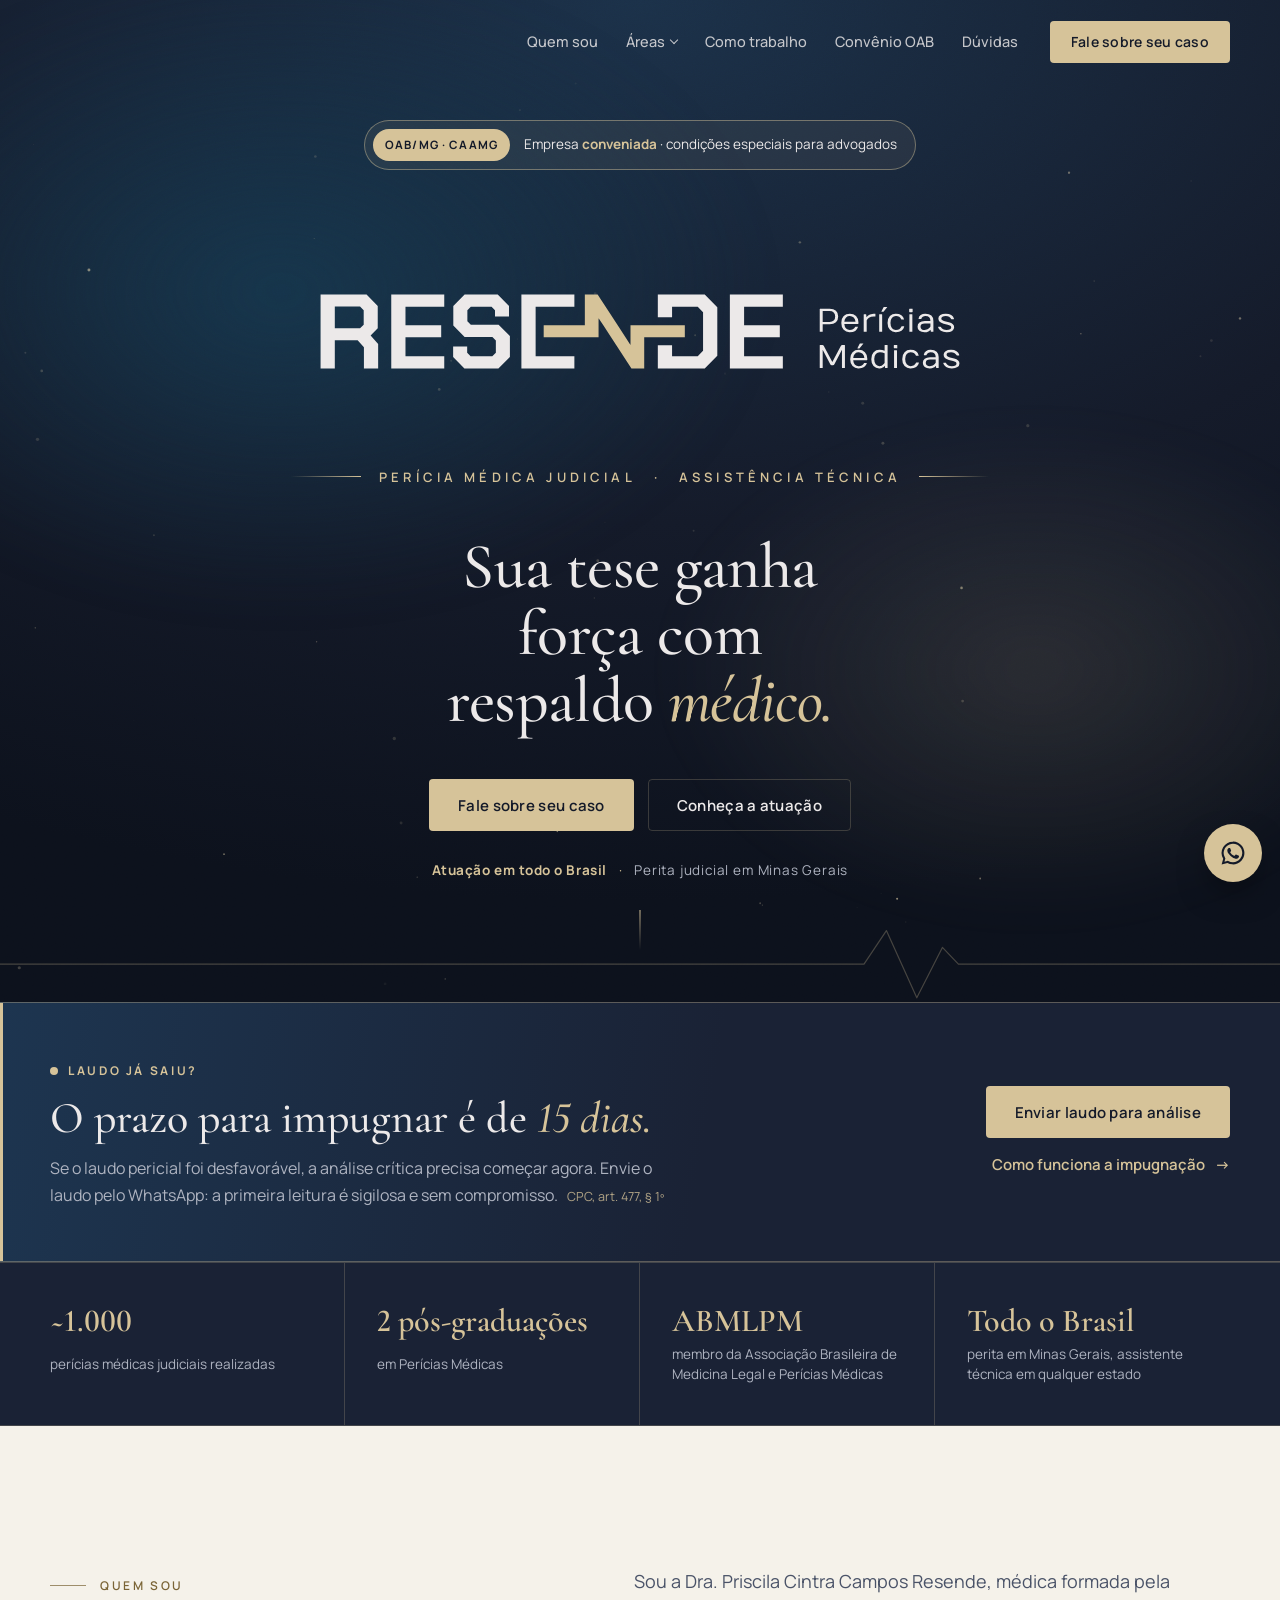
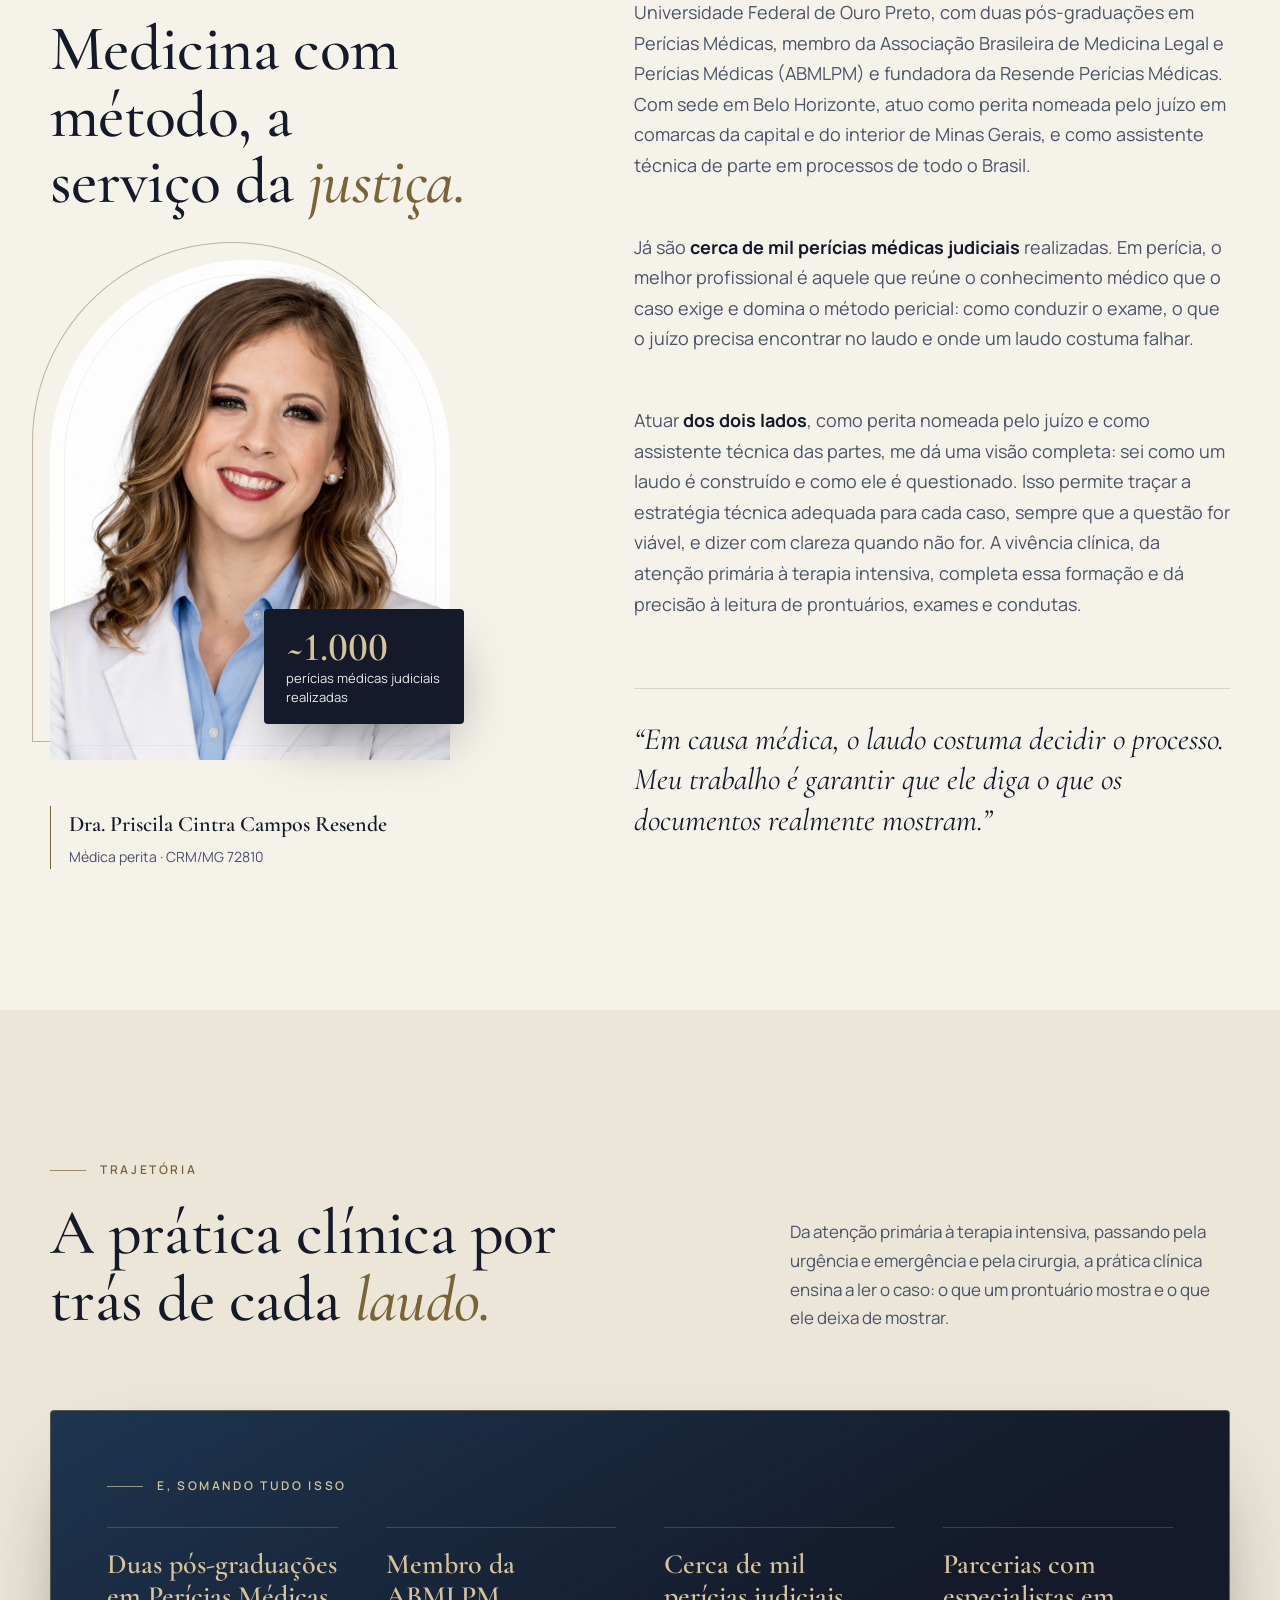
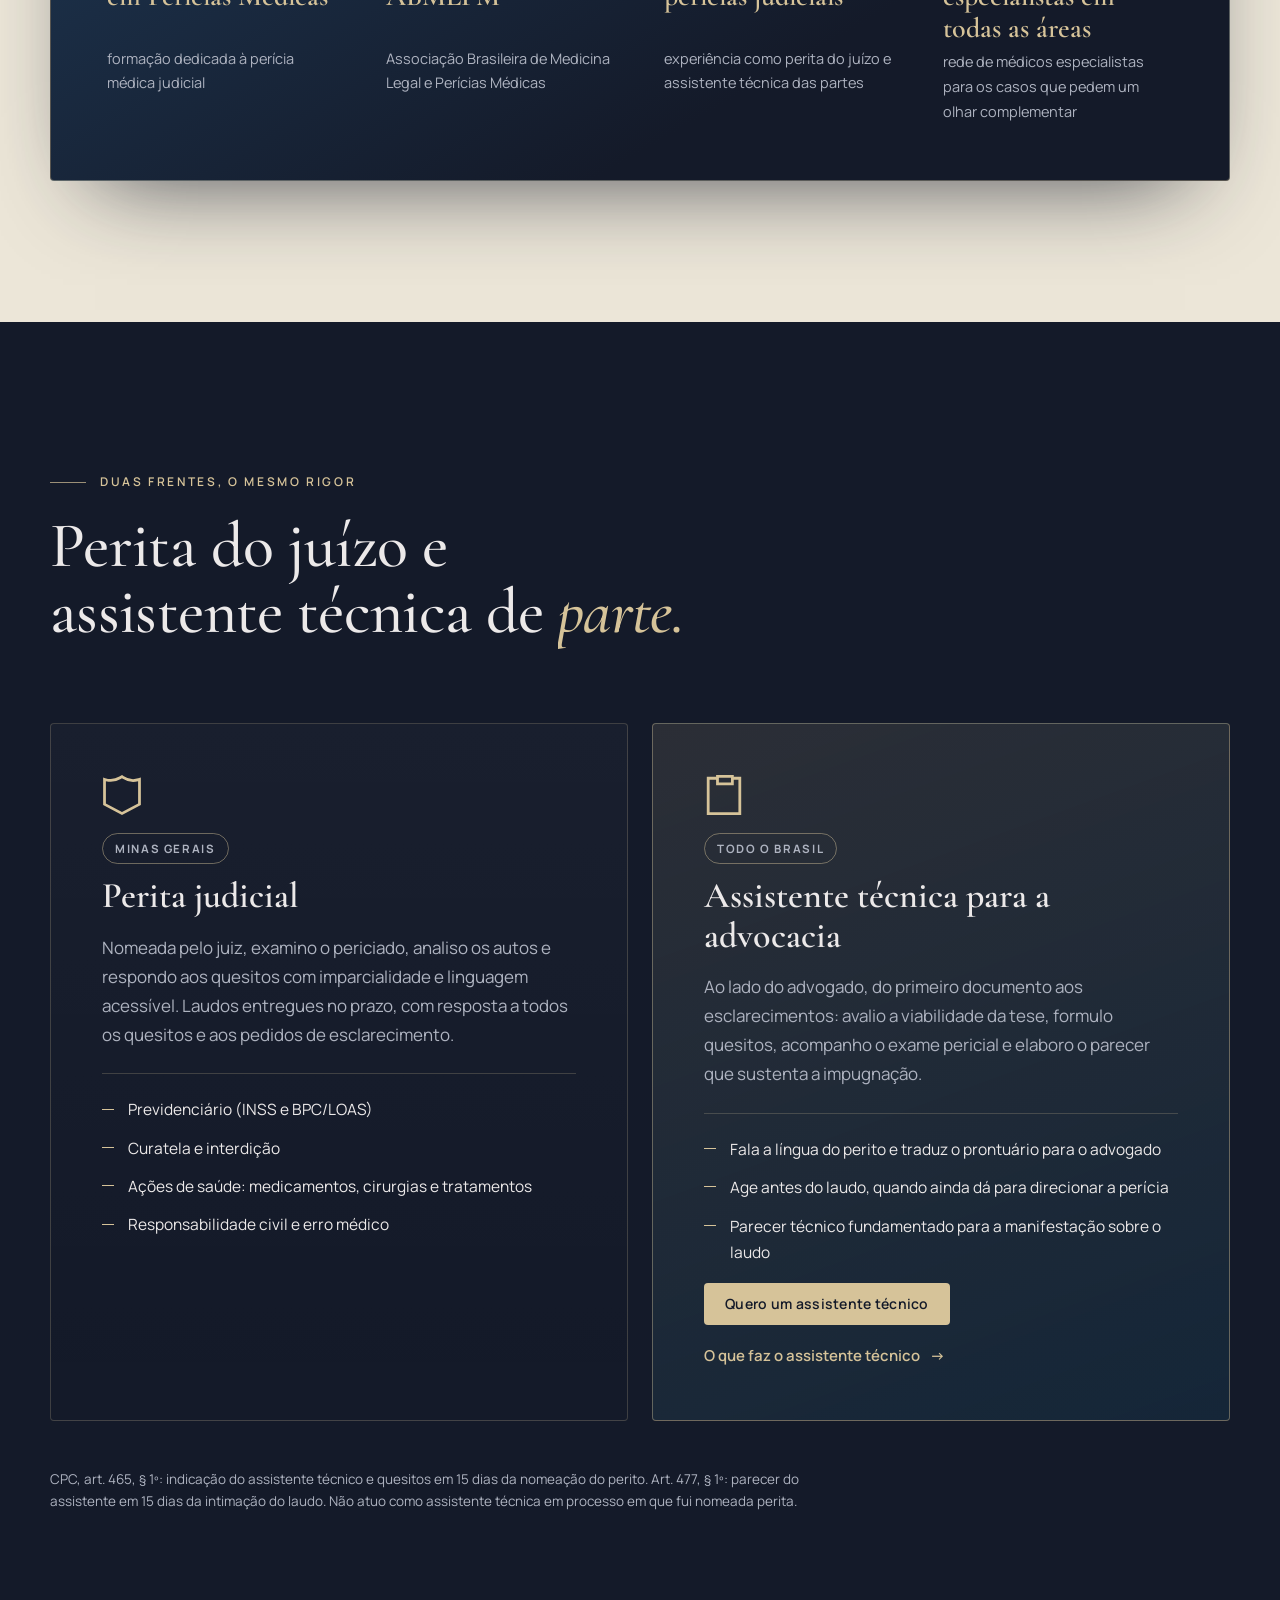
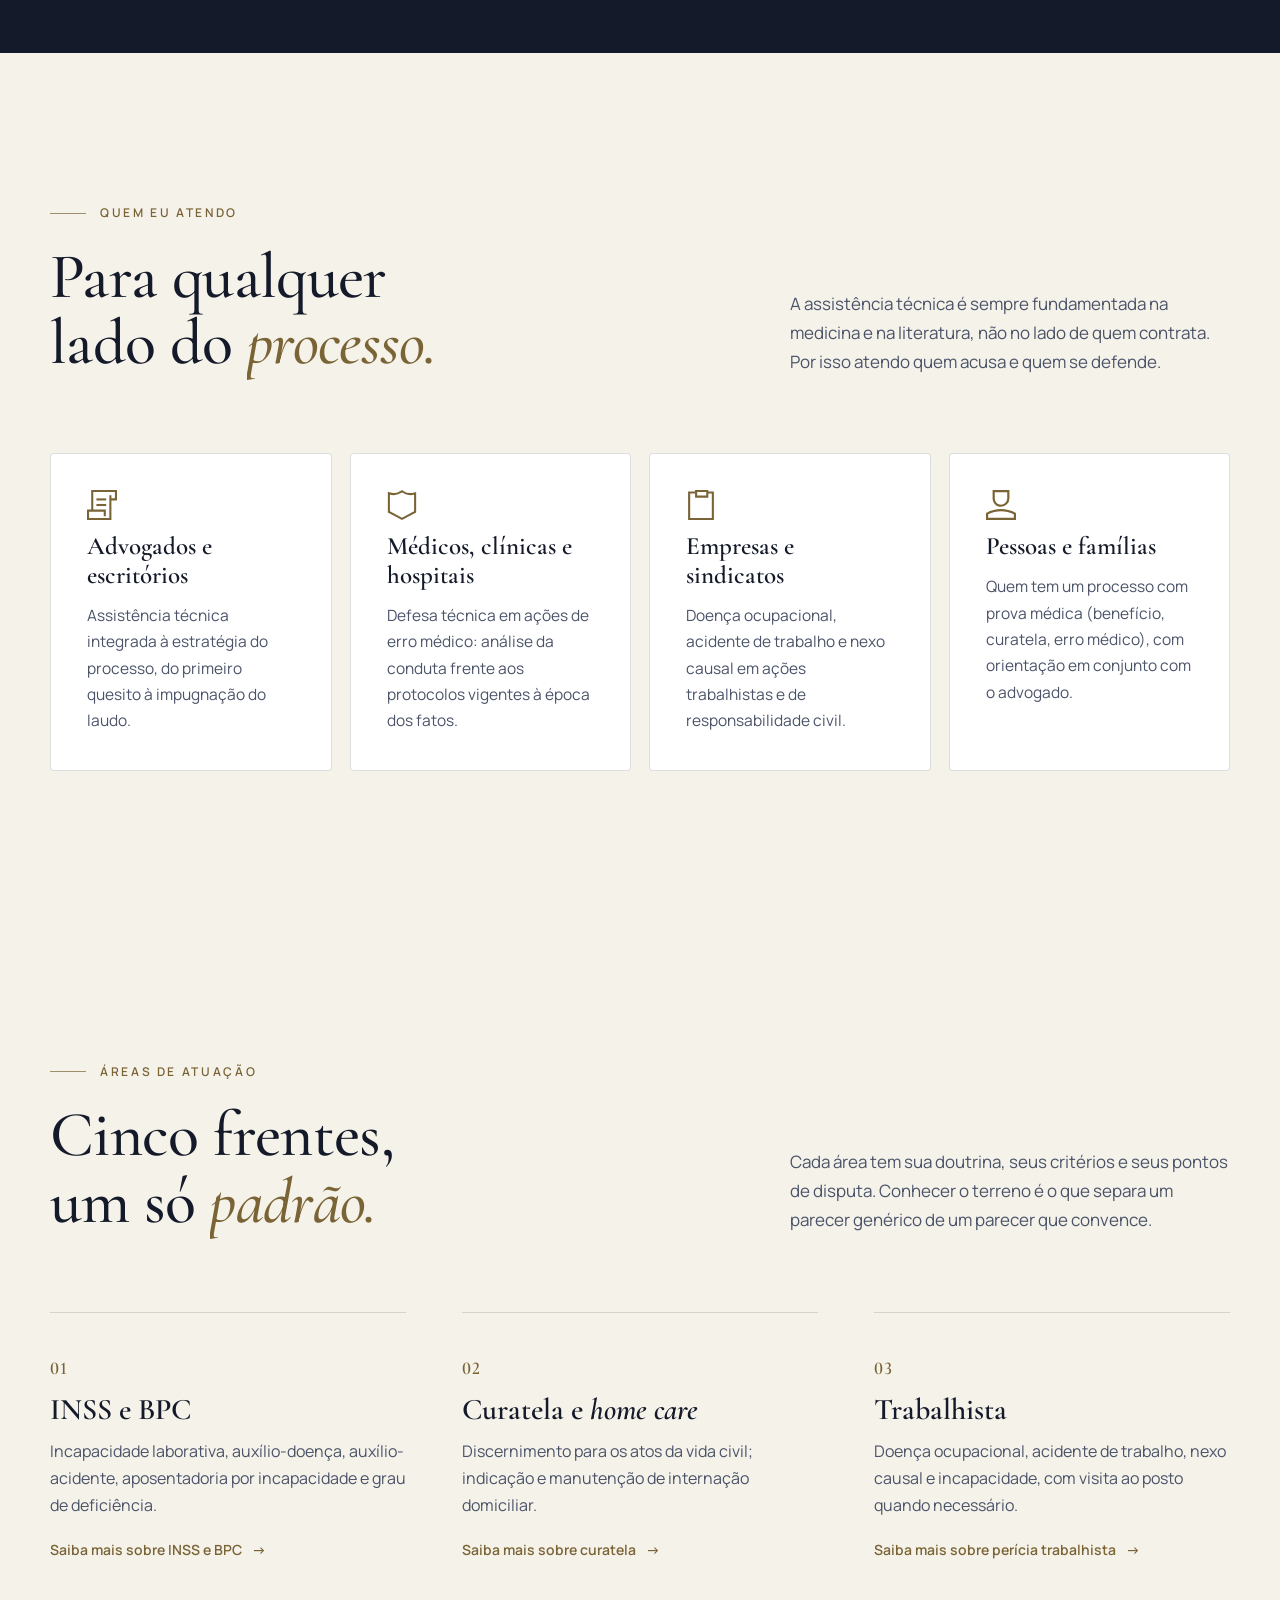
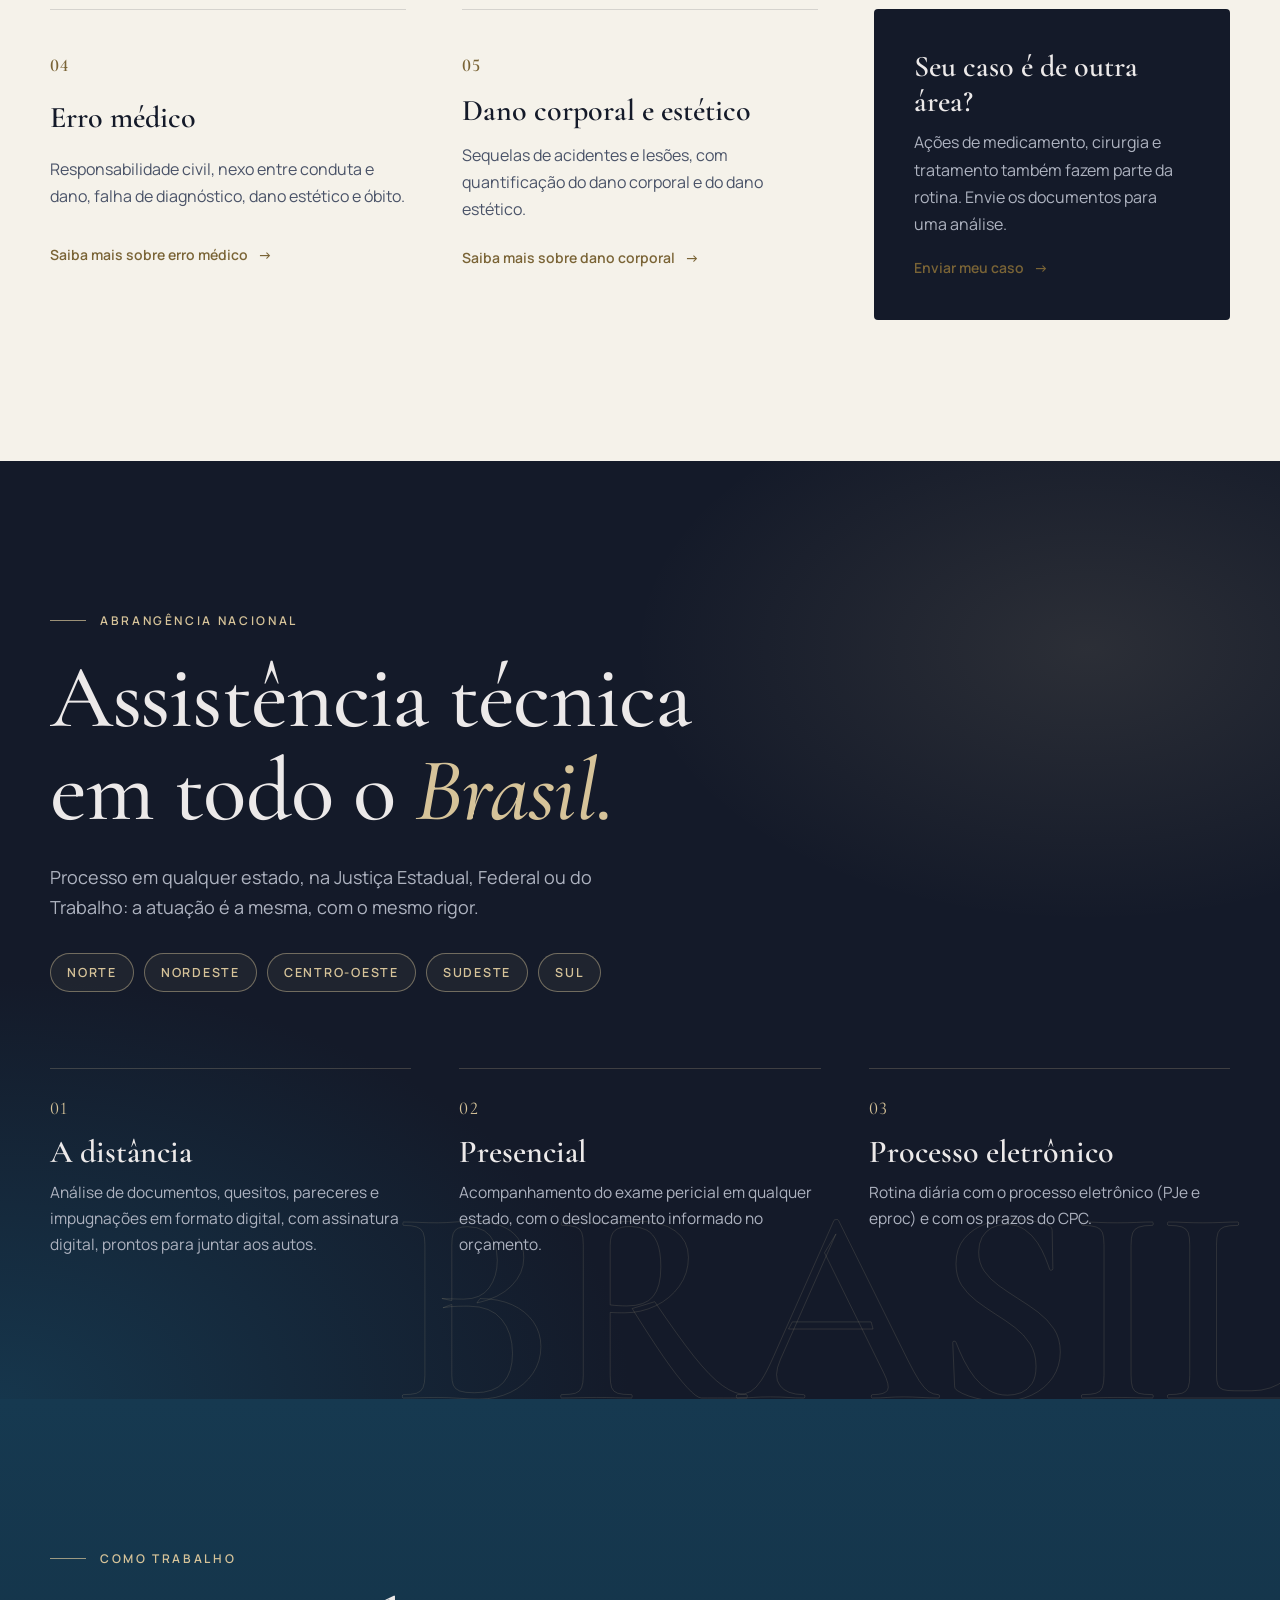
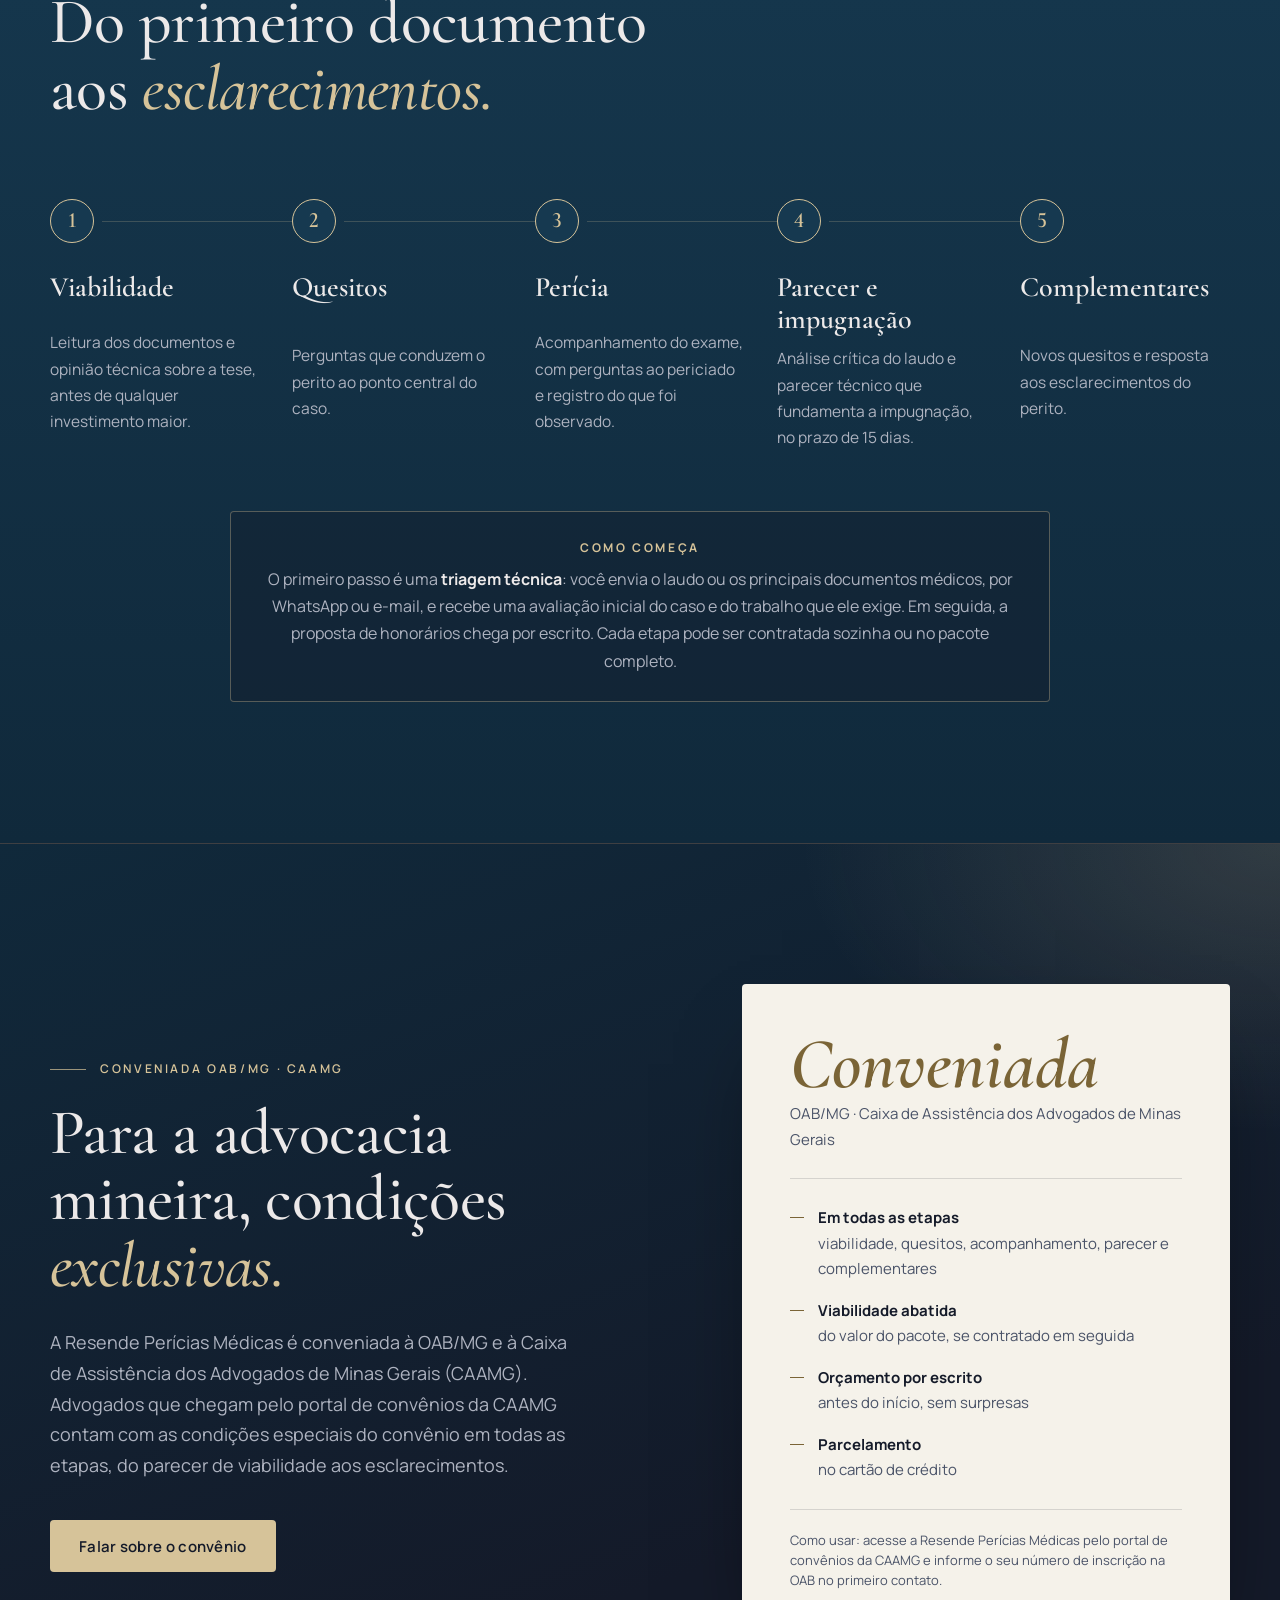
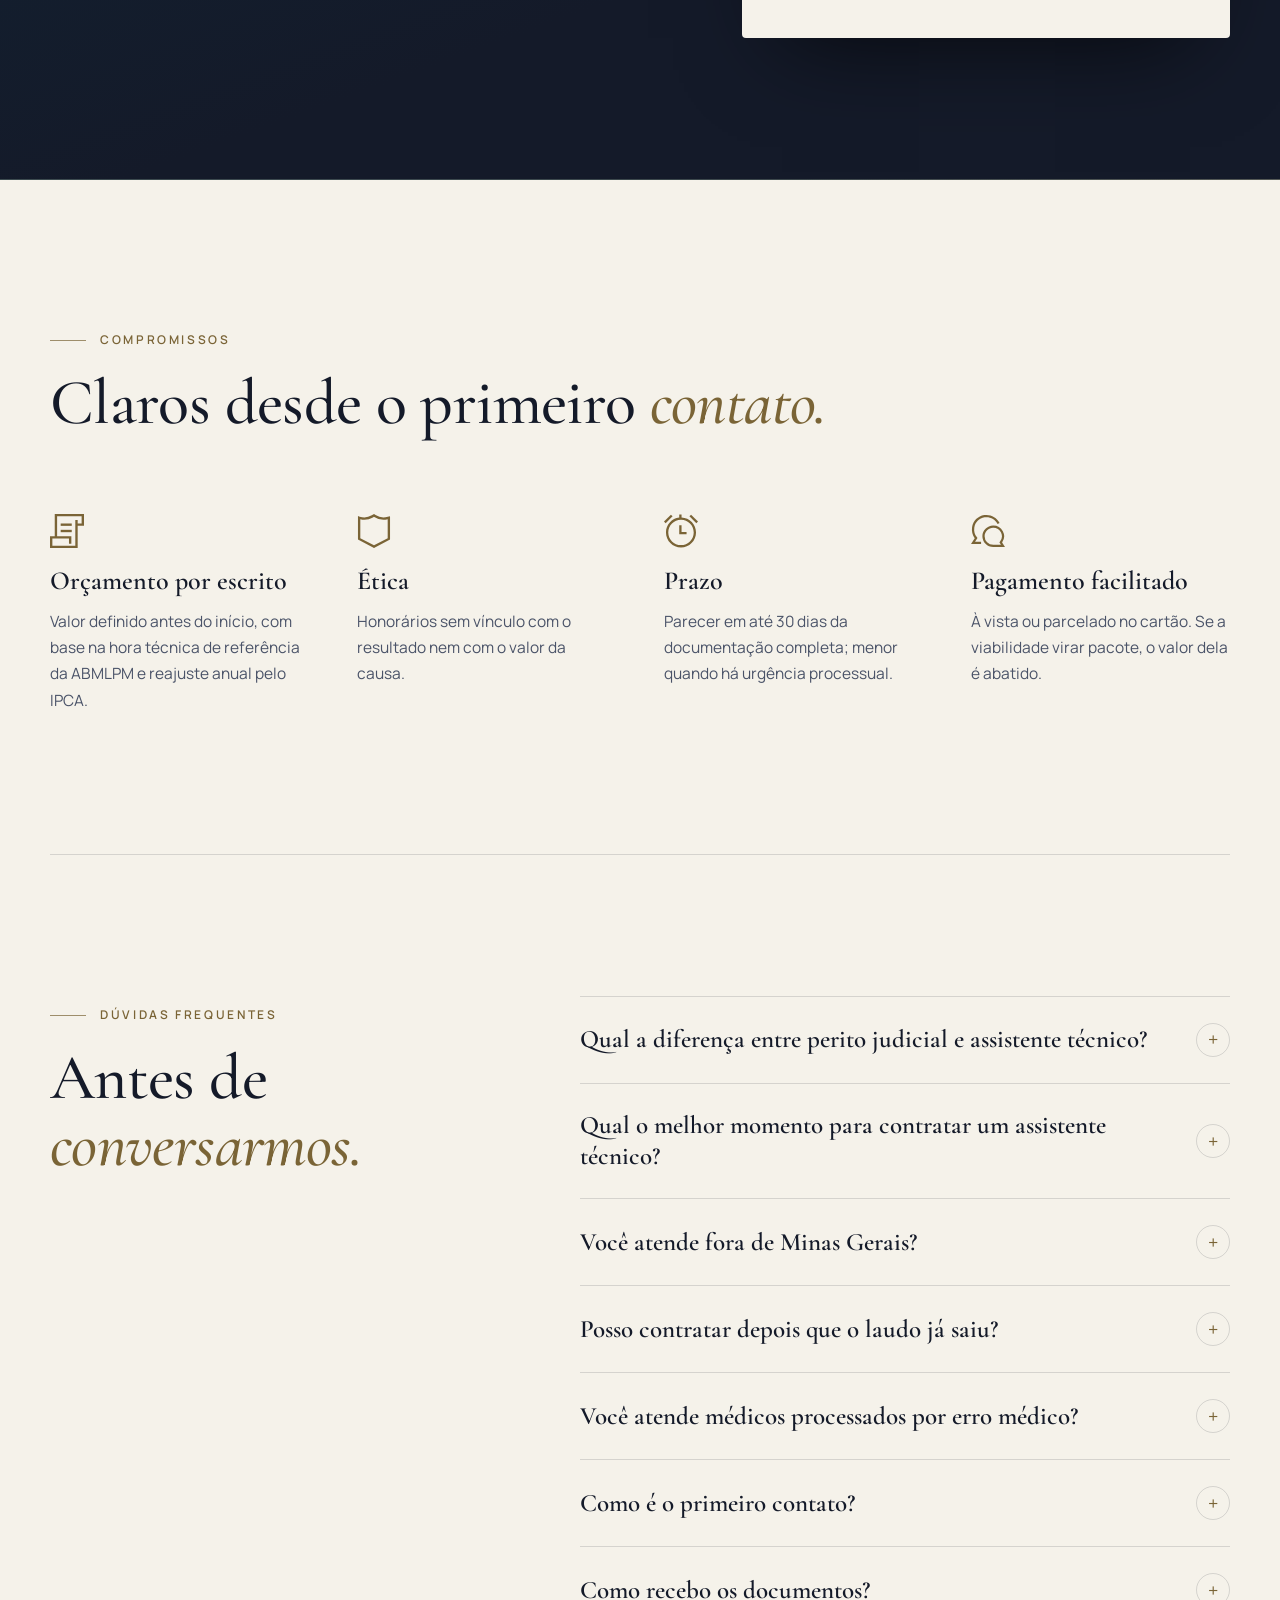
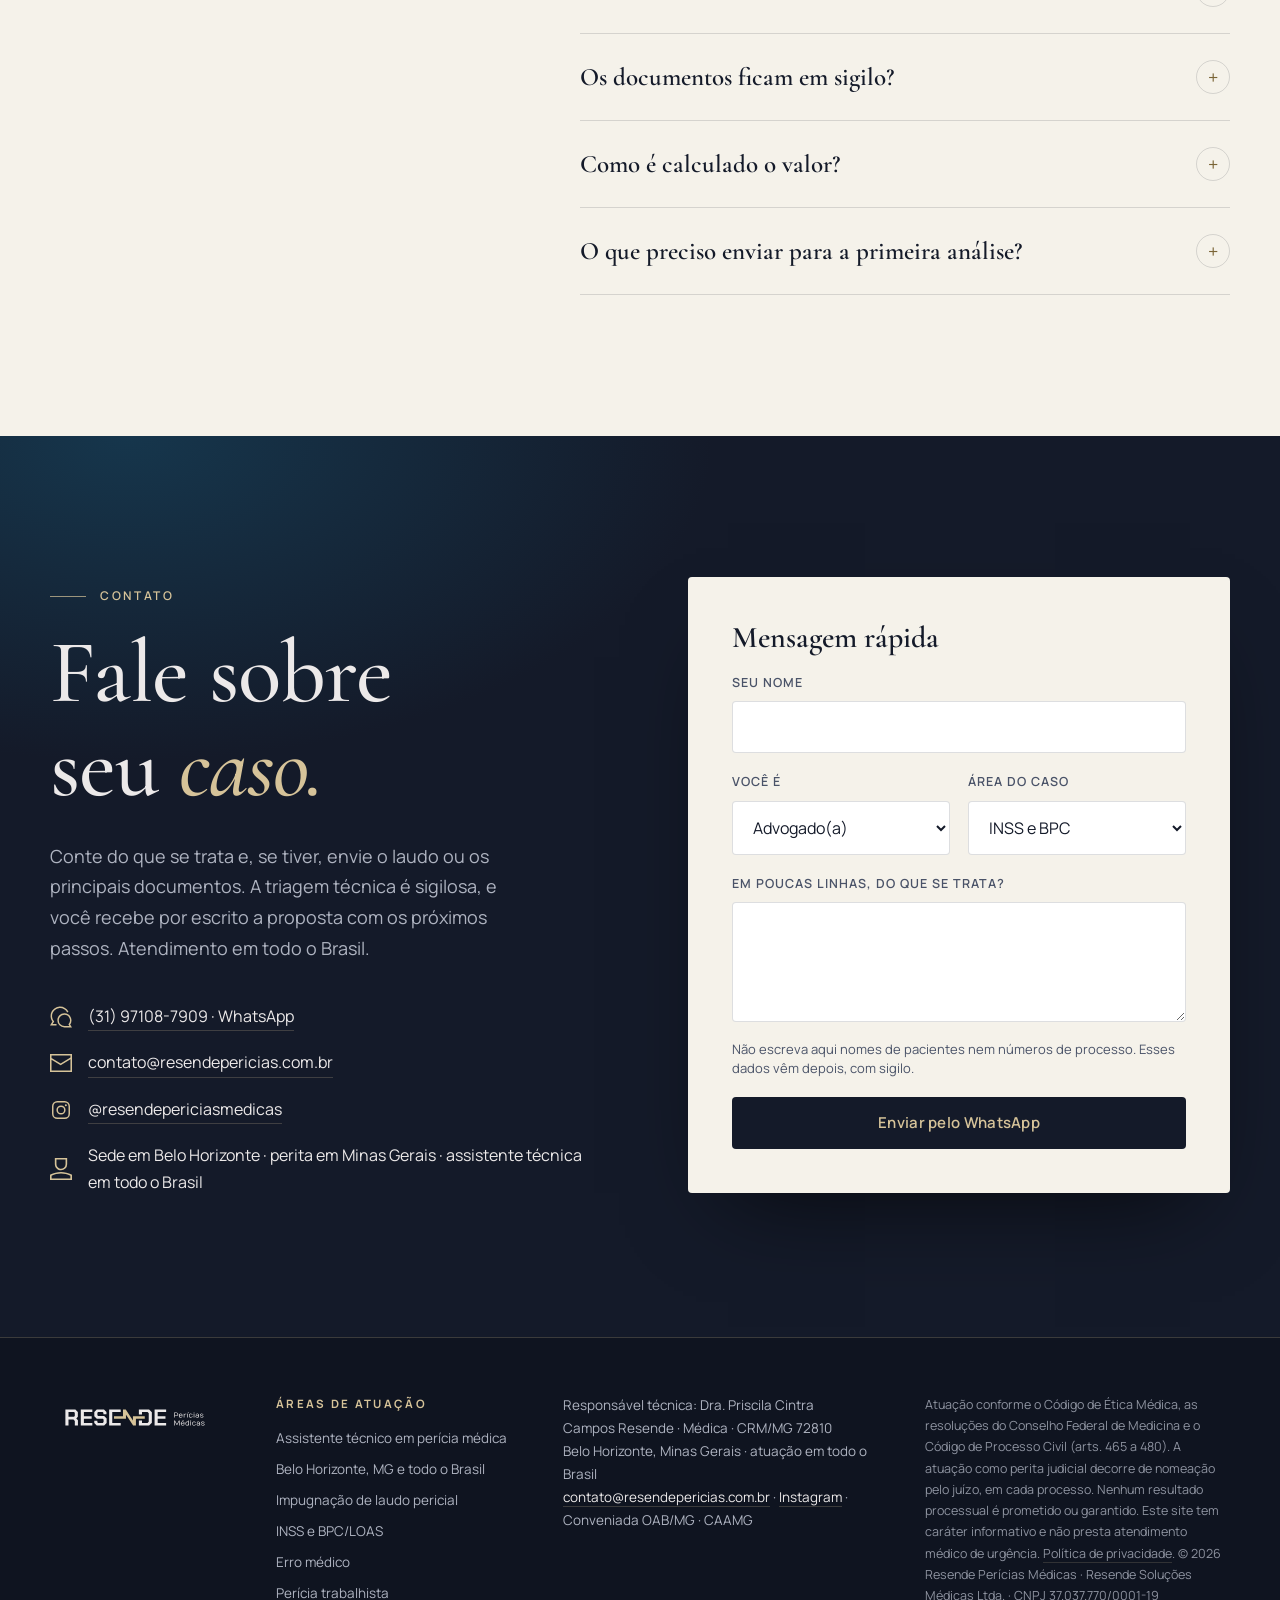
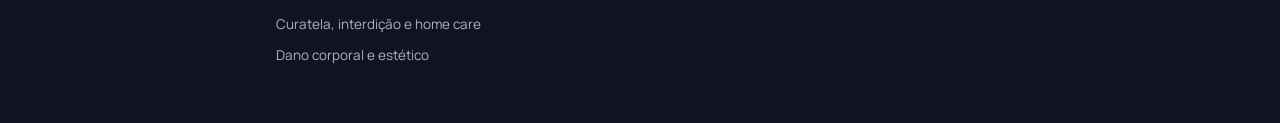
<file: index.html>
<!doctype html>
<html lang="pt-BR">
<head>
  <meta charset="utf-8">
  <meta name="viewport" content="width=device-width, initial-scale=1">
  <title>Perícia Médica em Belo Horizonte e Assistente Técnico em Todo o Brasil | Resende Perícias Médicas</title>
  <meta name="description" content="Perita médica judicial em Belo Horizonte (BH) e Minas Gerais e assistente técnica em perícia médica em todo o Brasil. INSS e BPC, erro médico, trabalhista, curatela, impugnação de laudo. Dra. Priscila Resende, CRM/MG 72810.">
  <meta name="theme-color" content="#141A29">
  <link rel="canonical" href="https://resendepericias.com.br/">

  <meta property="og:type" content="website">
  <meta property="og:locale" content="pt_BR">
  <meta property="og:site_name" content="Resende Perícias Médicas">
  <meta property="og:title" content="Resende Perícias Médicas · Sua tese ganha força com respaldo médico">
  <meta property="og:description" content="Perita judicial em Minas Gerais e assistente técnica de parte em todo o Brasil. Dra. Priscila Cintra Campos Resende, CRM/MG 72810.">
  <meta property="og:url" content="https://resendepericias.com.br/">
  <meta property="og:image" content="https://resendepericias.com.br/assets/img/compartilhar.jpg">

  <link rel="icon" href="/assets/marca/favicon.svg" type="image/svg+xml">
  <link rel="apple-touch-icon" href="/assets/marca/icone-180.png">

  <link rel="preconnect" href="https://fonts.googleapis.com">
  <link rel="preconnect" href="https://fonts.gstatic.com" crossorigin>
  <link href="https://fonts.googleapis.com/css2?family=Cormorant+Garamond:ital,wght@0,500;0,600;1,500;1,600&family=Manrope:wght@400;500;600;700&display=swap" rel="stylesheet">
  <link rel="stylesheet" href="/assets/css/site.css">

  <script type="application/ld+json">
{
  "@context": "https://schema.org",
  "@graph": [
    {
      "@type": "ProfessionalService",
      "@id": "https://resendepericias.com.br/#empresa",
      "name": "Resende Perícias Médicas",
      "legalName": "Resende Soluções Médicas Ltda.",
      "taxID": "37.037.770/0001-19",
      "url": "https://resendepericias.com.br/",
      "logo": "https://resendepericias.com.br/assets/marca/icone-512.png",
      "image": "https://resendepericias.com.br/assets/img/compartilhar.jpg",
      "telephone": "+55-31-97108-7909",
      "email": "contato@resendepericias.com.br",
      "sameAs": [
        "https://www.instagram.com/resendepericiasmedicas/"
      ],
      "address": {
        "@type": "PostalAddress",
        "addressLocality": "Belo Horizonte",
        "addressRegion": "MG",
        "addressCountry": "BR"
      },
      "areaServed": [
        {
          "@type": "State",
          "name": "Minas Gerais"
        },
        {
          "@type": "Country",
          "name": "Brasil"
        }
      ],
      "description": "Perícia médica judicial em Minas Gerais e assistência técnica médica para advogados em todo o Brasil.",
      "knowsAbout": [
        "Perícia médica judicial",
        "Assistente técnico em perícia médica",
        "Perícia previdenciária INSS",
        "BPC/LOAS",
        "Erro médico",
        "Perícia trabalhista",
        "Curatela e interdição",
        "Dano corporal",
        "Dano estético"
      ],
      "founder": {
        "@id": "https://resendepericias.com.br/#priscila"
      }
    },
    {
      "@type": "Person",
      "@id": "https://resendepericias.com.br/#priscila",
      "name": "Priscila Cintra Campos Resende",
      "honorificPrefix": "Dra.",
      "jobTitle": "Médica perita",
      "identifier": "CRM/MG 72810",
      "alumniOf": "Universidade Federal de Ouro Preto",
      "memberOf": "Associação Brasileira de Medicina Legal e Perícias Médicas (ABMLPM)",
      "image": "https://resendepericias.com.br/assets/img/priscila-jaleco.jpg",
      "worksFor": {
        "@id": "https://resendepericias.com.br/#empresa"
      },
      "sameAs": [
        "https://www.instagram.com/resendepericiasmedicas/"
      ]
    },
    {
      "@type": "WebSite",
      "@id": "https://resendepericias.com.br/#site",
      "url": "https://resendepericias.com.br/",
      "name": "Resende Perícias Médicas",
      "inLanguage": "pt-BR",
      "publisher": {
        "@id": "https://resendepericias.com.br/#empresa"
      }
    },
    {
      "@type": "FAQPage",
      "mainEntity": [
        {
          "@type": "Question",
          "name": "Qual a diferença entre perito judicial e assistente técnico?",
          "acceptedAnswer": {
            "@type": "Answer",
            "text": "O perito é nomeado pelo juiz e deve ser imparcial. O assistente técnico é indicado por uma das partes para acompanhar a perícia, formular quesitos e apresentar parecer próprio sobre o laudo."
          }
        },
        {
          "@type": "Question",
          "name": "Qual o melhor momento para contratar um assistente técnico?",
          "acceptedAnswer": {
            "@type": "Answer",
            "text": "O quanto antes. O prazo para indicar assistente e apresentar quesitos é de 15 dias da nomeação do perito, e a análise de viabilidade pode ser feita até antes do ajuizamento da ação."
          }
        },
        {
          "@type": "Question",
          "name": "Você atende fora de Minas Gerais?",
          "acceptedAnswer": {
            "@type": "Answer",
            "text": "Sim. Como perita judicial, sou nomeada em comarcas de Minas Gerais. Como assistente técnica, atendo advogados e partes de todo o Brasil: a análise de documentos, os quesitos e os pareceres são feitos a distância, e o acompanhamento presencial do exame pode ser combinado em qualquer estado. Quando há viagem, somam-se as horas de deslocamento e as despesas, sempre informadas no orçamento."
          }
        },
        {
          "@type": "Question",
          "name": "Posso contratar depois que o laudo já saiu?",
          "acceptedAnswer": {
            "@type": "Answer",
            "text": "Sim, e é um dos momentos mais importantes. O prazo para se manifestar sobre o laudo e apresentar o parecer do assistente técnico é de 15 dias da intimação (CPC, art. 477, § 1º). Envie o laudo assim que ele for juntado aos autos."
          }
        },
        {
          "@type": "Question",
          "name": "Você atende médicos processados por erro médico?",
          "acceptedAnswer": {
            "@type": "Answer",
            "text": "Sim. Atuo para qualquer das partes: pacientes e familiares, médicos, clínicas, hospitais e operadoras. O trabalho é sempre técnico, fundamentado na literatura e nos protocolos vigentes à época dos fatos."
          }
        },
        {
          "@type": "Question",
          "name": "Como é o primeiro contato?",
          "acceptedAnswer": {
            "@type": "Answer",
            "text": "Começa por uma triagem técnica: você envia os documentos principais (laudo, relatórios médicos e um breve contexto do processo) por WhatsApp ou e-mail. Avalio o que o caso exige e envio a proposta de honorários por escrito. Os autos completos são solicitados quando o trabalho é contratado."
          }
        },
        {
          "@type": "Question",
          "name": "Como recebo os documentos?",
          "acceptedAnswer": {
            "@type": "Answer",
            "text": "Quesitos, pareceres e impugnações são entregues em PDF com assinatura digital, prontos para juntar ao processo, dentro do prazo combinado."
          }
        },
        {
          "@type": "Question",
          "name": "Os documentos ficam em sigilo?",
          "acceptedAnswer": {
            "@type": "Answer",
            "text": "Sim. Prontuários, exames e peças são tratados com sigilo profissional médico e conforme a Lei Geral de Proteção de Dados (LGPD), usados apenas para o caso."
          }
        },
        {
          "@type": "Question",
          "name": "Como é calculado o valor?",
          "acceptedAnswer": {
            "@type": "Answer",
            "text": "Pela hora técnica de referência da Associação Brasileira de Medicina Legal e Perícias Médicas, multiplicada pelas horas de cada etapa. Você recebe o orçamento por escrito antes do início."
          }
        },
        {
          "@type": "Question",
          "name": "O que preciso enviar para a primeira análise?",
          "acceptedAnswer": {
            "@type": "Answer",
            "text": "A petição, os documentos médicos (prontuários, exames, relatórios) e, se houver, o laudo do perito e os quesitos já apresentados. Tudo é tratado com sigilo."
          }
        }
      ]
    }
  ]
}
  </script>
</head>
<body>
  <a class="pular" href="#conteudo">Pular para o conteúdo</a>

  <!-- ============ CABEÇALHO ============ -->
  <header class="topo" data-topo>
    <div class="topo__faixa envelope">
      <a class="topo__marca" href="#inicio" aria-label="Resende Perícias Médicas, início">
        <img src="/assets/marca/logo-claro.svg" alt="Resende Perícias Médicas" width="210" height="58">
      </a>
      <nav class="topo__nav" aria-label="Seções">
        <a href="#sobre">Quem sou</a>
        <!-- MENU-AREAS --><div class="topo__grupo">
          <button class="topo__abrir" type="button" aria-haspopup="true">Áreas</button>
          <div class="topo__painel">
            <a href="/assistente-tecnico-pericia-medica/">Assistente técnico em perícia médica</a>
            <a href="/pericia-medica-belo-horizonte/">Belo Horizonte, MG e todo o Brasil</a>
            <a href="/impugnacao-laudo-pericial/">Impugnação de laudo pericial</a>
            <a href="/pericia-inss-bpc/">INSS e BPC/LOAS</a>
            <a href="/pericia-erro-medico/">Erro médico</a>
            <a href="/pericia-trabalhista/">Perícia trabalhista</a>
            <a href="/pericia-curatela-interdicao/">Curatela, interdição e home care</a>
            <a href="/dano-corporal-estetico/">Dano corporal e estético</a>
          </div>
        </div><!-- /MENU-AREAS -->
        <a href="#metodo">Como trabalho</a>
        <a href="#convenio">Convênio OAB</a>
        <a href="#duvidas">Dúvidas</a>
      </nav>
      <a class="botao botao--ouro botao--pequeno topo__cta" href="#contato">Fale sobre seu caso</a>
      <button class="topo__menu" type="button" aria-expanded="false" aria-controls="menu-movel" data-menu>
        <span></span><span></span><span class="sr">Abrir menu</span>
      </button>
    </div>
    <nav class="menu-movel" id="menu-movel" aria-label="Seções" hidden>
      <a href="#sobre">Quem sou</a>
      <!-- MENU-MOVEL-AREAS --><p class="menu-movel__titulo">Áreas</p>
      <div class="menu-movel__areas">
        <a href="/assistente-tecnico-pericia-medica/">Assistente técnico em perícia médica</a>
        <a href="/pericia-medica-belo-horizonte/">Belo Horizonte, MG e todo o Brasil</a>
        <a href="/impugnacao-laudo-pericial/">Impugnação de laudo pericial</a>
        <a href="/pericia-inss-bpc/">INSS e BPC/LOAS</a>
        <a href="/pericia-erro-medico/">Erro médico</a>
        <a href="/pericia-trabalhista/">Perícia trabalhista</a>
        <a href="/pericia-curatela-interdicao/">Curatela, interdição e home care</a>
        <a href="/dano-corporal-estetico/">Dano corporal e estético</a>
      </div><!-- /MENU-MOVEL-AREAS -->
      <a href="#metodo">Como trabalho</a>
      <a href="#convenio">Convênio OAB</a>
      <a href="#duvidas">Dúvidas</a>
      <a href="#contato" class="botao botao--ouro">Fale sobre seu caso</a>
    </nav>
  </header>

  <main id="conteudo">

    <!-- ============ CAPA ============ -->
    <section class="capa" id="inicio">
      <canvas class="capa__poeira" aria-hidden="true"></canvas>
      <div class="capa__luz" aria-hidden="true"></div>
      <svg class="capa__pulso" viewBox="0 0 1600 200" preserveAspectRatio="none" aria-hidden="true">
        <path class="base" d="M0 110 H1080 L1108 30 L1146 190 L1178 70 L1198 110 H1600" />
        <path class="brilho" d="M0 110 H1080 L1108 30 L1146 190 L1178 70 L1198 110 H1600" />
      </svg>

      <div class="capa__centro envelope">
        <a class="selo-oab revelar" href="#convenio">
          <span class="selo-oab__marca">OAB/MG · CAAMG</span>
          <span>Empresa <strong>conveniada</strong> · condições especiais para advogados</span>
        </a>
        <h1 class="capa__marca revelar">
          <img src="/assets/marca/logo-claro.svg" alt="" width="1722" height="475" fetchpriority="high">
          <span class="sr">Resende Perícias Médicas: perita médica judicial e assistente técnico em perícia médica</span>
        </h1>
        <p class="capa__linha revelar"><b>Perícia médica judicial</b><span aria-hidden="true">·</span><b>Assistência técnica</b></p>
        <p class="capa__frase revelar">Sua tese ganha força com respaldo <em>médico.</em></p>
        <div class="capa__acoes revelar">
          <a class="botao botao--ouro" href="#contato">Fale sobre seu caso</a>
          <a class="botao botao--linha" href="#atuacao">Conheça a atuação</a>
        </div>
        <p class="capa__local revelar"><strong>Atuação em todo o Brasil</strong> <span aria-hidden="true">·</span> Perita judicial em Minas Gerais</p>
      </div>

      <a class="capa__rolar" href="#sobre" aria-label="Rolar para conhecer">
        <span>Conheça</span><i aria-hidden="true"></i>
      </a>
    </section>

    <!-- ============ URGÊNCIA: LAUDO JÁ SAIU ============ -->
    <section class="urgente" aria-label="Laudo pericial já emitido">
      <div class="urgente__grade envelope">
        <div class="urgente__texto revelar">
          <p class="urgente__rotulo"><span class="urgente__ponto" aria-hidden="true"></span>Laudo já saiu?</p>
          <p class="urgente__titulo">O prazo para impugnar é de <em>15 dias.</em></p>
          <p class="urgente__apoio">Se o laudo pericial foi desfavorável, a análise crítica precisa começar agora. Envie o laudo pelo WhatsApp: a primeira leitura é sigilosa e sem compromisso. <span>CPC, art. 477, § 1º</span></p>
        </div>
        <div class="urgente__acoes revelar">
          <a class="botao botao--ouro" href="https://wa.me/5531971087909?text=Ol%C3%A1%2C%20Dra.%20Priscila.%20Recebi%20um%20laudo%20pericial%20e%20gostaria%20de%20uma%20an%C3%A1lise%20para%20impugna%C3%A7%C3%A3o." target="_blank" rel="noopener">Enviar laudo para análise</a>
          <a class="link-seta" href="/impugnacao-laudo-pericial/">Como funciona a impugnação</a>
        </div>
      </div>
    </section>

    <!-- ============ CREDENCIAIS ============ -->
    <section class="credenciais" aria-label="Credenciais">
      <ul class="credenciais__lista envelope">
        <li class="revelar"><strong>~1.000</strong><span>perícias médicas judiciais realizadas</span></li>
        <li class="revelar"><strong>2 pós-graduações</strong><span>em Perícias Médicas</span></li>
        <li class="revelar"><strong>ABMLPM</strong><span>membro da Associação Brasileira de Medicina Legal e Perícias Médicas</span></li>
        <li class="revelar"><strong>Todo o Brasil</strong><span>perita em Minas Gerais, assistente técnica em qualquer estado</span></li>
      </ul>
    </section>

    <!-- ============ QUEM SOU ============ -->
    <section class="secao secao--papel" id="sobre">
      <div class="sobre envelope">
        <div class="sobre__cabeca">
          <p class="sobretitulo sobretitulo--escuro revelar">Quem sou</p>
          <h2 class="titulo revelar">Medicina com método, a serviço da <em>justiça.</em></h2>
          <figure class="retrato retrato--sobre revelar">
            <div class="retrato__moldura">
              <img src="/assets/img/priscila-jaleco.jpg" alt="Dra. Priscila Cintra Campos Resende, de jaleco, sorrindo" width="1024" height="1536" loading="lazy">
            </div>
            <figcaption class="retrato__selo">
              <span class="retrato__numero" data-contar="1000">~1.000</span>
              <span>perícias médicas judiciais realizadas</span>
            </figcaption>
          </figure>
          <p class="sobre__assinatura revelar">
            <strong>Dra. Priscila Cintra Campos Resende</strong>
            <span>Médica perita · CRM/MG 72810</span>
          </p>
        </div>
        <div class="sobre__corpo">
          <p class="revelar">
            Sou a Dra. Priscila Cintra Campos Resende, médica formada pela Universidade Federal de Ouro Preto,
            com duas pós-graduações em Perícias Médicas, membro da Associação Brasileira de Medicina Legal e Perícias
            Médicas (ABMLPM) e fundadora da Resende Perícias Médicas.
            Com sede em Belo Horizonte, atuo como perita nomeada pelo juízo em comarcas da capital e do interior de Minas Gerais,
            e como assistente técnica de parte em processos de todo o Brasil.
          </p>
          <p class="revelar">
            Já são <strong>cerca de mil perícias médicas judiciais</strong> realizadas. Em perícia, o melhor
            profissional é aquele que reúne o conhecimento médico que o caso exige e domina o método pericial:
            como conduzir o exame, o que o juízo precisa encontrar no laudo e onde um laudo costuma falhar.
          </p>
          <p class="revelar">
            Atuar <strong>dos dois lados</strong>, como perita nomeada pelo juízo e como assistente técnica das partes,
            me dá uma visão completa: sei como um laudo é construído e como ele é questionado. Isso permite traçar
            a estratégia técnica adequada para cada caso, sempre que a questão for viável, e dizer com clareza
            quando não for. A vivência clínica, da atenção primária à terapia intensiva, completa essa formação
            e dá precisão à leitura de prontuários, exames e condutas.
          </p>
          <blockquote class="sobre__citacao revelar">
            “Em causa médica, o laudo costuma decidir o processo. Meu trabalho é garantir que ele diga
            o que os documentos realmente mostram.”
          </blockquote>
        </div>
      </div>
    </section>

    <!-- ============ TRAJETÓRIA ============ -->
    <section class="secao trajetoria" id="trajetoria">
      <div class="envelope">
        <div class="cabeca-secao cabeca-secao--lado">
          <div>
            <p class="sobretitulo sobretitulo--escuro revelar">Trajetória</p>
            <h2 class="titulo revelar">A prática clínica por trás de cada <em>laudo.</em></h2>
          </div>
          <p class="cabeca-secao__apoio revelar">
            Da atenção primária à terapia intensiva, passando pela urgência e emergência e pela cirurgia,
            a prática clínica ensina a ler o caso: o que um prontuário mostra e o que ele deixa de mostrar.
          </p>
        </div>


        <div class="coroamento revelar" data-luz>
          <p class="sobretitulo">E, somando tudo isso</p>
          <ul class="coroamento__lista">
            <li>
              <strong>Duas pós-graduações em Perícias Médicas</strong>
              <span>formação dedicada à perícia médica judicial</span>
            </li>
            <li>
              <strong>Membro da ABMLPM</strong>
              <span>Associação Brasileira de Medicina Legal e Perícias Médicas</span>
            </li>
            <li>
              <strong>Cerca de mil perícias judiciais</strong>
              <span>experiência como perita do juízo e assistente técnica das partes</span>
            </li>
            <li>
              <strong>Parcerias com especialistas em todas as áreas</strong>
              <span>rede de médicos especialistas para os casos que pedem um olhar complementar</span>
            </li>
          </ul>
        </div>
      </div>
    </section>

    <!-- ============ DOIS PAPÉIS ============ -->
    <section class="secao secao--noite" id="atuacao">
      <div class="envelope">
        <div class="cabeca-secao">
          <p class="sobretitulo revelar">Duas frentes, o mesmo rigor</p>
          <h2 class="titulo titulo--claro revelar">Perita do juízo e assistente técnica de <em>parte.</em></h2>
        </div>

        <div class="papeis">
          <article class="papel revelar" data-luz>
            <span class="papel__icone icone" style="--icone:url(/assets/marca/icones/escudo.svg)" aria-hidden="true"></span>
            <p class="papel__onde">Minas Gerais</p>
            <h3>Perita judicial</h3>
            <p>
              Nomeada pelo juiz, examino o periciado, analiso os autos e respondo aos quesitos com
              imparcialidade e linguagem acessível. Laudos entregues no prazo, com resposta a todos
              os quesitos e aos pedidos de esclarecimento.
            </p>
            <ul class="papel__lista">
              <li>Previdenciário (INSS e BPC/LOAS)</li>
              <li>Curatela e interdição</li>
              <li>Ações de saúde: medicamentos, cirurgias e tratamentos</li>
              <li>Responsabilidade civil e erro médico</li>
            </ul>
          </article>

          <article class="papel papel--destaque revelar" data-luz>
            <span class="papel__icone icone" style="--icone:url(/assets/marca/icones/prancheta.svg)" aria-hidden="true"></span>
            <p class="papel__onde">Todo o Brasil</p>
            <h3>Assistente técnica para a advocacia</h3>
            <p>
              Ao lado do advogado, do primeiro documento aos esclarecimentos: avalio a viabilidade da tese,
              formulo quesitos, acompanho o exame pericial e elaboro o parecer que sustenta a impugnação.
            </p>
            <ul class="papel__lista">
              <li>Fala a língua do perito e traduz o prontuário para o advogado</li>
              <li>Age antes do laudo, quando ainda dá para direcionar a perícia</li>
              <li>Parecer técnico fundamentado para a manifestação sobre o laudo</li>
            </ul>
            <a class="botao botao--ouro botao--pequeno" href="#contato">Quero um assistente técnico</a>
            <a class="link-seta" href="/assistente-tecnico-pericia-medica/">O que faz o assistente técnico</a>
          </article>
        </div>

        <p class="nota revelar">
          CPC, art. 465, § 1º: indicação do assistente técnico e quesitos em 15 dias da nomeação do perito.
          Art. 477, § 1º: parecer do assistente em 15 dias da intimação do laudo.
          Não atuo como assistente técnica em processo em que fui nomeada perita.
        </p>
      </div>
    </section>

    <!-- ============ QUEM ATENDO ============ -->
    <section class="secao secao--papel" id="quem-atendo">
      <div class="envelope">
        <div class="cabeca-secao cabeca-secao--lado">
          <div>
            <p class="sobretitulo sobretitulo--escuro revelar">Quem eu atendo</p>
            <h2 class="titulo revelar">Para qualquer lado do <em>processo.</em></h2>
          </div>
          <p class="cabeca-secao__apoio revelar">
            A assistência técnica é sempre fundamentada na medicina e na literatura, não no lado de quem contrata.
            Por isso atendo quem acusa e quem se defende.
          </p>
        </div>
        <ul class="publicos">
          <li class="revelar" data-luz>
            <span class="icone" style="--icone:url(/assets/marca/icones/documento.svg)" aria-hidden="true"></span>
            <h3>Advogados e escritórios</h3>
            <p>Assistência técnica integrada à estratégia do processo, do primeiro quesito à impugnação do laudo.</p>
          </li>
          <li class="revelar" data-luz>
            <span class="icone" style="--icone:url(/assets/marca/icones/escudo.svg)" aria-hidden="true"></span>
            <h3>Médicos, clínicas e hospitais</h3>
            <p>Defesa técnica em ações de erro médico: análise da conduta frente aos protocolos vigentes à época dos fatos.</p>
          </li>
          <li class="revelar" data-luz>
            <span class="icone" style="--icone:url(/assets/marca/icones/prancheta.svg)" aria-hidden="true"></span>
            <h3>Empresas e sindicatos</h3>
            <p>Doença ocupacional, acidente de trabalho e nexo causal em ações trabalhistas e de responsabilidade civil.</p>
          </li>
          <li class="revelar" data-luz>
            <span class="icone" style="--icone:url(/assets/marca/icones/pessoa.svg)" aria-hidden="true"></span>
            <h3>Pessoas e famílias</h3>
            <p>Quem tem um processo com prova médica (benefício, curatela, erro médico), com orientação em conjunto com o advogado.</p>
          </li>
        </ul>
      </div>
    </section>

    <!-- ============ ÁREAS ============ -->
    <section class="secao secao--papel" id="areas">
      <div class="envelope">
        <div class="cabeca-secao cabeca-secao--lado">
          <div>
            <p class="sobretitulo sobretitulo--escuro revelar">Áreas de atuação</p>
            <h2 class="titulo revelar">Cinco frentes, um só <em>padrão.</em></h2>
          </div>
          <p class="cabeca-secao__apoio revelar">
            Cada área tem sua doutrina, seus critérios e seus pontos de disputa. Conhecer o terreno
            é o que separa um parecer genérico de um parecer que convence.
          </p>
        </div>

        <ol class="areas">
          <li class="area revelar">
            <span class="area__numero">01</span>
            <h3>INSS e BPC</h3>
            <p>Incapacidade laborativa, auxílio-doença, auxílio-acidente, aposentadoria por incapacidade e grau de deficiência.</p>
            <a class="link-seta" href="/pericia-inss-bpc/">Saiba mais sobre INSS e BPC</a>
          </li>
          <li class="area revelar">
            <span class="area__numero">02</span>
            <h3>Curatela e <i>home care</i></h3>
            <p>Discernimento para os atos da vida civil; indicação e manutenção de internação domiciliar.</p>
            <a class="link-seta" href="/pericia-curatela-interdicao/">Saiba mais sobre curatela</a>
          </li>
          <li class="area revelar">
            <span class="area__numero">03</span>
            <h3>Trabalhista</h3>
            <p>Doença ocupacional, acidente de trabalho, nexo causal e incapacidade, com visita ao posto quando necessário.</p>
            <a class="link-seta" href="/pericia-trabalhista/">Saiba mais sobre perícia trabalhista</a>
          </li>
          <li class="area revelar">
            <span class="area__numero">04</span>
            <h3>Erro médico</h3>
            <p>Responsabilidade civil, nexo entre conduta e dano, falha de diagnóstico, dano estético e óbito.</p>
            <a class="link-seta" href="/pericia-erro-medico/">Saiba mais sobre erro médico</a>
          </li>
          <li class="area revelar">
            <span class="area__numero">05</span>
            <h3>Dano corporal e estético</h3>
            <p>Sequelas de acidentes e lesões, com quantificação do dano corporal e do dano estético.</p>
            <a class="link-seta" href="/dano-corporal-estetico/">Saiba mais sobre dano corporal</a>
          </li>
          <li class="area area--convite revelar" data-luz>
            <h3>Seu caso é de outra área?</h3>
            <p>Ações de medicamento, cirurgia e tratamento também fazem parte da rotina. Envie os documentos para uma análise.</p>
            <a class="link-seta" href="#contato">Enviar meu caso</a>
          </li>
        </ol>
      </div>
    </section>

    <!-- ============ ABRANGÊNCIA NACIONAL ============ -->
    <section class="brasil" id="brasil">
      <div class="envelope">
        <div class="brasil__cabeca">
          <p class="sobretitulo revelar">Abrangência nacional</p>
          <h2 class="titulo titulo--claro titulo--grande revelar">Assistência técnica em todo o <em>Brasil.</em></h2>
          <p class="brasil__lead revelar">Processo em qualquer estado, na Justiça Estadual, Federal ou do Trabalho: a atuação é a mesma, com o mesmo rigor.</p>
          <ul class="brasil__regioes revelar" aria-label="Regiões atendidas">
            <li>Norte</li><li>Nordeste</li><li>Centro-Oeste</li><li>Sudeste</li><li>Sul</li>
          </ul>
        </div>
        <ul class="brasil__modos">
          <li class="revelar">
            <span class="brasil__num">01</span>
            <h3>A distância</h3>
            <p>Análise de documentos, quesitos, pareceres e impugnações em formato digital, com assinatura digital, prontos para juntar aos autos.</p>
          </li>
          <li class="revelar">
            <span class="brasil__num">02</span>
            <h3>Presencial</h3>
            <p>Acompanhamento do exame pericial em qualquer estado, com o deslocamento informado no orçamento.</p>
          </li>
          <li class="revelar">
            <span class="brasil__num">03</span>
            <h3>Processo eletrônico</h3>
            <p>Rotina diária com o processo eletrônico (PJe e eproc) e com os prazos do CPC.</p>
          </li>
        </ul>
      </div>
    </section>

    <!-- ============ MÉTODO ============ -->
    <section class="secao secao--fundo" id="metodo">
      <div class="envelope">
        <div class="cabeca-secao">
          <p class="sobretitulo revelar">Como trabalho</p>
          <h2 class="titulo titulo--claro revelar">Do primeiro documento aos <em>esclarecimentos.</em></h2>
        </div>

        <ol class="etapas">
          <li class="etapa revelar">
            <span class="etapa__marca">1</span>
            <h3>Viabilidade</h3>
            <p>Leitura dos documentos e opinião técnica sobre a tese, antes de qualquer investimento maior.</p>
          </li>
          <li class="etapa revelar">
            <span class="etapa__marca">2</span>
            <h3>Quesitos</h3>
            <p>Perguntas que conduzem o perito ao ponto central do caso.</p>
          </li>
          <li class="etapa revelar">
            <span class="etapa__marca">3</span>
            <h3>Perícia</h3>
            <p>Acompanhamento do exame, com perguntas ao periciado e registro do que foi observado.</p>
          </li>
          <li class="etapa revelar">
            <span class="etapa__marca">4</span>
            <h3>Parecer e impugnação</h3>
            <p>Análise crítica do laudo e parecer técnico que fundamenta a impugnação, no prazo de 15 dias.</p>
          </li>
          <li class="etapa revelar">
            <span class="etapa__marca">5</span>
            <h3>Complementares</h3>
            <p>Novos quesitos e resposta aos esclarecimentos do perito.</p>
          </li>
        </ol>
        <div class="primeiro-passo revelar">
          <p class="primeiro-passo__titulo">Como começa</p>
          <p>O primeiro passo é uma <strong>triagem técnica</strong>: você envia o laudo ou os principais documentos médicos, por WhatsApp ou e-mail, e recebe uma avaliação inicial do caso e do trabalho que ele exige. Em seguida, a proposta de honorários chega por escrito. Cada etapa pode ser contratada sozinha ou no pacote completo.</p>
        </div>
      </div>
    </section>

    <!-- ============ CONVÊNIO OAB/MG · CAAMG ============ -->
    <section class="parceria-oab" id="convenio">
      <div class="parceria-oab__grade envelope">
        <div class="parceria-oab__texto">
          <p class="sobretitulo revelar">Conveniada OAB/MG · CAAMG</p>
          <h2 class="titulo titulo--claro revelar">Para a advocacia mineira, condições <em>exclusivas.</em></h2>
          <p class="parceria-oab__lead revelar">
            A Resende Perícias Médicas é conveniada à OAB/MG e à Caixa de Assistência dos Advogados de
            Minas Gerais (CAAMG). Advogados que chegam pelo portal de convênios da CAAMG contam com as
            condições especiais do convênio em todas as etapas, do parecer de viabilidade aos esclarecimentos.
          </p>
          <div class="abertura__acoes revelar">
            <a class="botao botao--ouro" href="#contato" data-perfil="Advogado(a)">Falar sobre o convênio</a>
          </div>
        </div>

        <div class="parceria-oab__cartao revelar" data-luz>
          <div class="parceria-oab__destaque">
            <span class="parceria-oab__numero parceria-oab__numero--texto">Conveniada</span>
            <span>OAB/MG · Caixa de Assistência dos Advogados de Minas Gerais</span>
          </div>
          <ul class="parceria-oab__lista">
            <li><strong>Em todas as etapas</strong> viabilidade, quesitos, acompanhamento, parecer e complementares</li>
            <li><strong>Viabilidade abatida</strong> do valor do pacote, se contratado em seguida</li>
            <li><strong>Orçamento por escrito</strong> antes do início, sem surpresas</li>
            <li><strong>Parcelamento</strong> no cartão de crédito</li>
          </ul>
          <p class="parceria-oab__como">Como usar: acesse a Resende Perícias Médicas pelo portal de convênios da CAAMG e informe o seu número de inscrição na OAB no primeiro contato.</p>
        </div>
      </div>
    </section>

    <!-- ============ COMPROMISSOS ============ -->
    <section class="secao secao--papel" id="compromissos">
      <div class="envelope">
        <div class="cabeca-secao">
          <p class="sobretitulo sobretitulo--escuro revelar">Compromissos</p>
          <h2 class="titulo revelar">Claros desde o primeiro <em>contato.</em></h2>
        </div>

        <ul class="compromissos">
          <li class="revelar">
            <span class="icone" style="--icone:url(/assets/marca/icones/documento.svg)" aria-hidden="true"></span>
            <h3>Orçamento por escrito</h3>
            <p>Valor definido antes do início, com base na hora técnica de referência da ABMLPM e reajuste anual pelo IPCA.</p>
          </li>
          <li class="revelar">
            <span class="icone" style="--icone:url(/assets/marca/icones/escudo.svg)" aria-hidden="true"></span>
            <h3>Ética</h3>
            <p>Honorários sem vínculo com o resultado nem com o valor da causa.</p>
          </li>
          <li class="revelar">
            <span class="icone" style="--icone:url(/assets/marca/icones/relogio.svg)" aria-hidden="true"></span>
            <h3>Prazo</h3>
            <p>Parecer em até 30 dias da documentação completa; menor quando há urgência processual.</p>
          </li>
          <li class="revelar">
            <span class="icone" style="--icone:url(/assets/marca/icones/comentario.svg)" aria-hidden="true"></span>
            <h3>Pagamento facilitado</h3>
            <p>À vista ou parcelado no cartão. Se a viabilidade virar pacote, o valor dela é abatido.</p>
          </li>
        </ul>

      </div>
    </section>

    <!-- ============ DÚVIDAS ============ -->
    <section class="secao secao--papel secao--colada" id="duvidas">
      <div class="duvidas envelope">
        <div class="duvidas__cabeca">
          <p class="sobretitulo sobretitulo--escuro revelar">Dúvidas frequentes</p>
          <h2 class="titulo revelar">Antes de <em>conversarmos.</em></h2>
        </div>
        <div class="duvidas__lista">
          <details class="revelar">
            <summary>Qual a diferença entre perito judicial e assistente técnico?</summary>
            <p>O perito é nomeado pelo juiz e deve ser imparcial. O assistente técnico é indicado por uma das partes para acompanhar a perícia, formular quesitos e apresentar parecer próprio sobre o laudo.</p>
          </details>
          <details class="revelar">
            <summary>Qual o melhor momento para contratar um assistente técnico?</summary>
            <p>O quanto antes. O prazo para indicar assistente e apresentar quesitos é de 15 dias da nomeação do perito, e a análise de viabilidade pode ser feita até antes do ajuizamento da ação.</p>
          </details>
          <details class="revelar">
            <summary>Você atende fora de Minas Gerais?</summary>
            <p>Sim. Como perita judicial, sou nomeada em comarcas de Minas Gerais. Como assistente técnica, atendo advogados e partes de todo o Brasil: a análise de documentos, os quesitos e os pareceres são feitos a distância, e o acompanhamento presencial do exame pode ser combinado em qualquer estado. Quando há viagem, somam-se as horas de deslocamento e as despesas, sempre informadas no orçamento.</p>
          </details>
          <details class="revelar">
            <summary>Posso contratar depois que o laudo já saiu?</summary>
            <p>Sim, e é um dos momentos mais importantes. O prazo para se manifestar sobre o laudo e apresentar o parecer do assistente técnico é de 15 dias da intimação (CPC, art. 477, § 1º). Envie o laudo assim que ele for juntado aos autos.</p>
          </details>
          <details class="revelar">
            <summary>Você atende médicos processados por erro médico?</summary>
            <p>Sim. Atuo para qualquer das partes: pacientes e familiares, médicos, clínicas, hospitais e operadoras. O trabalho é sempre técnico, fundamentado na literatura e nos protocolos vigentes à época dos fatos.</p>
          </details>
          <details class="revelar">
            <summary>Como é o primeiro contato?</summary>
            <p>Começa por uma triagem técnica: você envia os documentos principais (laudo, relatórios médicos e um breve contexto do processo) por WhatsApp ou e-mail. Avalio o que o caso exige e envio a proposta de honorários por escrito. Os autos completos são solicitados quando o trabalho é contratado.</p>
          </details>
          <details class="revelar">
            <summary>Como recebo os documentos?</summary>
            <p>Quesitos, pareceres e impugnações são entregues em PDF com assinatura digital, prontos para juntar ao processo, dentro do prazo combinado.</p>
          </details>
          <details class="revelar">
            <summary>Os documentos ficam em sigilo?</summary>
            <p>Sim. Prontuários, exames e peças são tratados com sigilo profissional médico e conforme a Lei Geral de Proteção de Dados (LGPD), usados apenas para o caso.</p>
          </details>
          <details class="revelar">
            <summary>Como é calculado o valor?</summary>
            <p>Pela hora técnica de referência da Associação Brasileira de Medicina Legal e Perícias Médicas, multiplicada pelas horas de cada etapa. Você recebe o orçamento por escrito antes do início.</p>
          </details>
          <details class="revelar">
            <summary>O que preciso enviar para a primeira análise?</summary>
            <p>A petição, os documentos médicos (prontuários, exames, relatórios) e, se houver, o laudo do perito e os quesitos já apresentados. Tudo é tratado com sigilo.</p>
          </details>
        </div>
      </div>
    </section>

    <!-- ============ CONTATO ============ -->
    <section class="contato" id="contato">
      <div class="contato__grade envelope">
        <div class="contato__texto">
          <p class="sobretitulo revelar">Contato</p>
          <h2 class="titulo titulo--claro titulo--grande revelar">Fale sobre seu <em>caso.</em></h2>
          <p class="contato__lead revelar">
            Conte do que se trata e, se tiver, envie o laudo ou os principais documentos. A triagem técnica é
            sigilosa, e você recebe por escrito a proposta com os próximos passos. Atendimento em todo o Brasil.
          </p>
          <ul class="contato__canais revelar">
            <li>
              <span class="icone" style="--icone:url(/assets/marca/icones/comentario.svg)" aria-hidden="true"></span>
              <a href="https://wa.me/5531971087909" target="_blank" rel="noopener">(31) 97108-7909 · WhatsApp</a>
            </li>
            <li>
              <span class="icone" style="--icone:url(/assets/marca/icones/email.svg)" aria-hidden="true"></span>
              <a href="mailto:contato@resendepericias.com.br">contato@resendepericias.com.br</a>
            </li>
            <li>
              <svg class="icone-svg" viewBox="0 0 24 24" aria-hidden="true"><rect x="3" y="3" width="18" height="18" rx="5" fill="none" stroke="currentColor" stroke-width="1.6"/><circle cx="12" cy="12" r="4.2" fill="none" stroke="currentColor" stroke-width="1.6"/><circle cx="17.3" cy="6.7" r="1.1" fill="currentColor"/></svg>
              <a href="https://www.instagram.com/resendepericiasmedicas/" target="_blank" rel="noopener">@resendepericiasmedicas</a>
            </li>
            <li>
              <span class="icone" style="--icone:url(/assets/marca/icones/pessoa.svg)" aria-hidden="true"></span>
              <span>Sede em Belo Horizonte · perita em Minas Gerais · assistente técnica em todo o Brasil</span>
            </li>
          </ul>
        </div>

        <form class="formulario revelar" data-formulario novalidate>
          <p class="formulario__titulo">Mensagem rápida</p>
          <label>
            <span>Seu nome</span>
            <input name="nome" autocomplete="name" required>
          </label>
          <label>
            <span>Você é</span>
            <select name="perfil">
              <option>Advogado(a)</option>
              <option>Parte no processo</option>
              <option>Vara ou cartório</option>
              <option>Outro</option>
            </select>
          </label>
          <label>
            <span>Área do caso</span>
            <select name="area">
              <option>INSS e BPC</option>
              <option>Curatela e home care</option>
              <option>Trabalhista</option>
              <option>Erro médico</option>
              <option>Dano corporal e estético</option>
              <option>Medicamento, cirurgia ou tratamento</option>
              <option>Outra</option>
            </select>
          </label>
          <label class="formulario__largo">
            <span>Em poucas linhas, do que se trata?</span>
            <textarea name="mensagem" rows="4"></textarea>
          </label>
          <p class="formulario__aviso">Não escreva aqui nomes de pacientes nem números de processo. Esses dados vêm depois, com sigilo.</p>
          <button class="botao botao--ouro formulario__largo" type="submit">Enviar pelo WhatsApp</button>
        </form>
      </div>
    </section>
  </main>

  <!-- ============ RODAPÉ ============ -->
  <footer class="rodape">
    <div class="rodape__grade envelope">
      <img src="/assets/marca/logo-claro.svg" alt="Resende Perícias Médicas" width="190" height="52">
      <!-- RODAPE-AREAS --><nav class="rodape__areas" aria-label="Áreas de atuação">
        <p>Áreas de atuação</p>
        <ul>
          <li><a href="/assistente-tecnico-pericia-medica/">Assistente técnico em perícia médica</a></li>
          <li><a href="/pericia-medica-belo-horizonte/">Belo Horizonte, MG e todo o Brasil</a></li>
          <li><a href="/impugnacao-laudo-pericial/">Impugnação de laudo pericial</a></li>
          <li><a href="/pericia-inss-bpc/">INSS e BPC/LOAS</a></li>
          <li><a href="/pericia-erro-medico/">Erro médico</a></li>
          <li><a href="/pericia-trabalhista/">Perícia trabalhista</a></li>
          <li><a href="/pericia-curatela-interdicao/">Curatela, interdição e home care</a></li>
          <li><a href="/dano-corporal-estetico/">Dano corporal e estético</a></li>
        </ul>
      </nav><!-- /RODAPE-AREAS -->
      <p>
        Responsável técnica: Dra. Priscila Cintra Campos Resende · Médica · CRM/MG 72810<br>
        Belo Horizonte, Minas Gerais · atuação em todo o Brasil<br>
        <a href="mailto:contato@resendepericias.com.br">contato@resendepericias.com.br</a> ·
        <a href="https://www.instagram.com/resendepericiasmedicas/" target="_blank" rel="noopener">Instagram</a> ·
        Conveniada OAB/MG · CAAMG
      </p>
      <p class="rodape__legal">
        Atuação conforme o Código de Ética Médica, as resoluções do Conselho Federal de Medicina e o Código de Processo Civil
        (arts. 465 a 480). A atuação como perita judicial decorre de nomeação pelo juízo, em cada processo.
        Nenhum resultado processual é prometido ou garantido. Este site tem caráter informativo e não presta atendimento
        médico de urgência. <a href="/privacidade/">Política de privacidade</a>.
        © <span data-ano>2026</span> Resende Perícias Médicas · Resende Soluções Médicas Ltda. · CNPJ 37.037.770/0001-19
      </p>
    </div>
  </footer>

  <a class="flutuante" href="https://wa.me/5531971087909" target="_blank" rel="noopener" aria-label="Conversar pelo WhatsApp">
    <svg viewBox="0 0 32 32" aria-hidden="true"><path d="M16 3a13 13 0 0 0-11.2 19.6L3 29l6.6-1.7A13 13 0 1 0 16 3Zm0 23.6a10.6 10.6 0 0 1-5.4-1.5l-.4-.2-3.9 1 1-3.8-.3-.4A10.6 10.6 0 1 1 16 26.6Zm5.8-7.9c-.3-.2-1.9-.9-2.2-1s-.5-.2-.7.2-.8 1-1 1.2-.4.2-.7 0a8.7 8.7 0 0 1-4.3-3.8c-.3-.6.3-.5.9-1.7a.6.6 0 0 0 0-.5l-1-2.4c-.3-.6-.5-.5-.7-.5h-.6a1.2 1.2 0 0 0-.9.4 3.7 3.7 0 0 0-1.1 2.7 6.4 6.4 0 0 0 1.3 3.4 14.6 14.6 0 0 0 5.6 5c2.1.9 2.9 1 4 .8a3.4 3.4 0 0 0 2.2-1.6 2.8 2.8 0 0 0 .2-1.6c-.1-.1-.3-.2-.6-.4Z"/></svg>
  </a>

  <script src="/assets/js/site.js" defer></script>
</body>
</html>
</file>
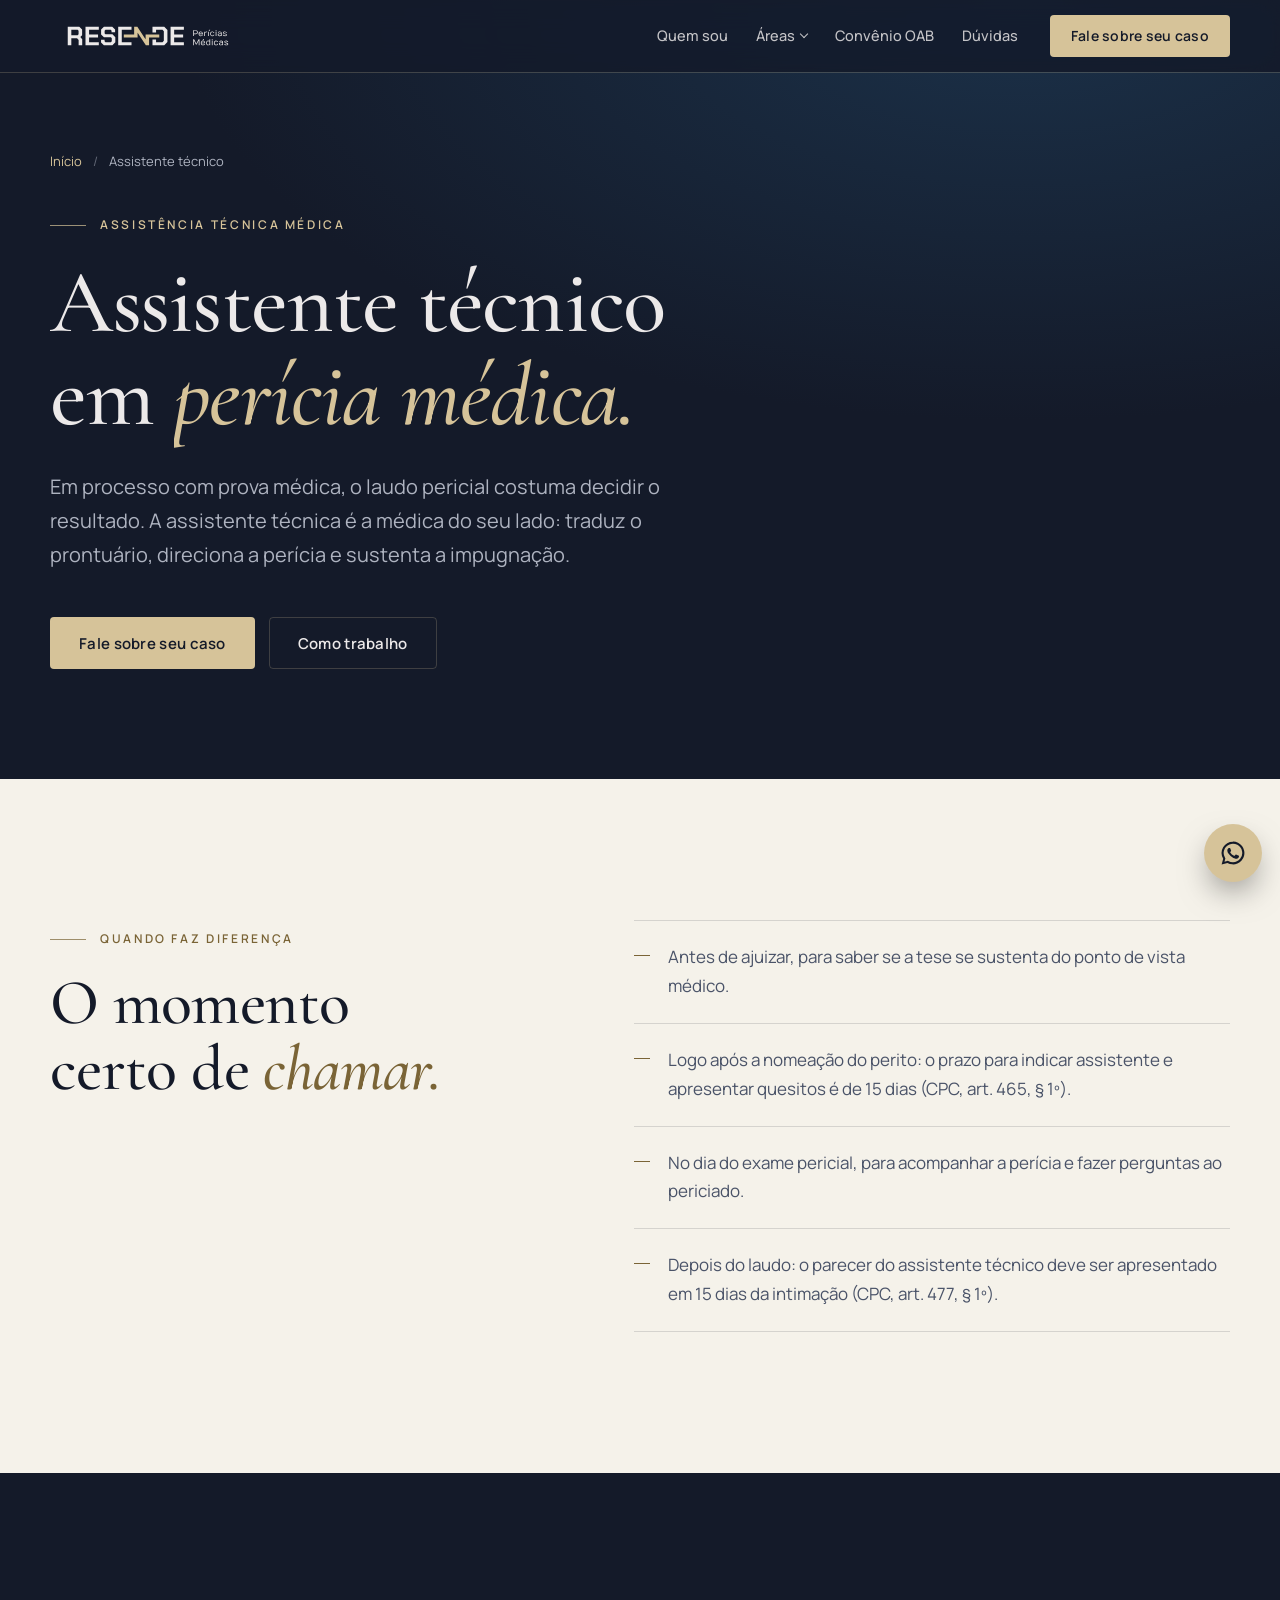
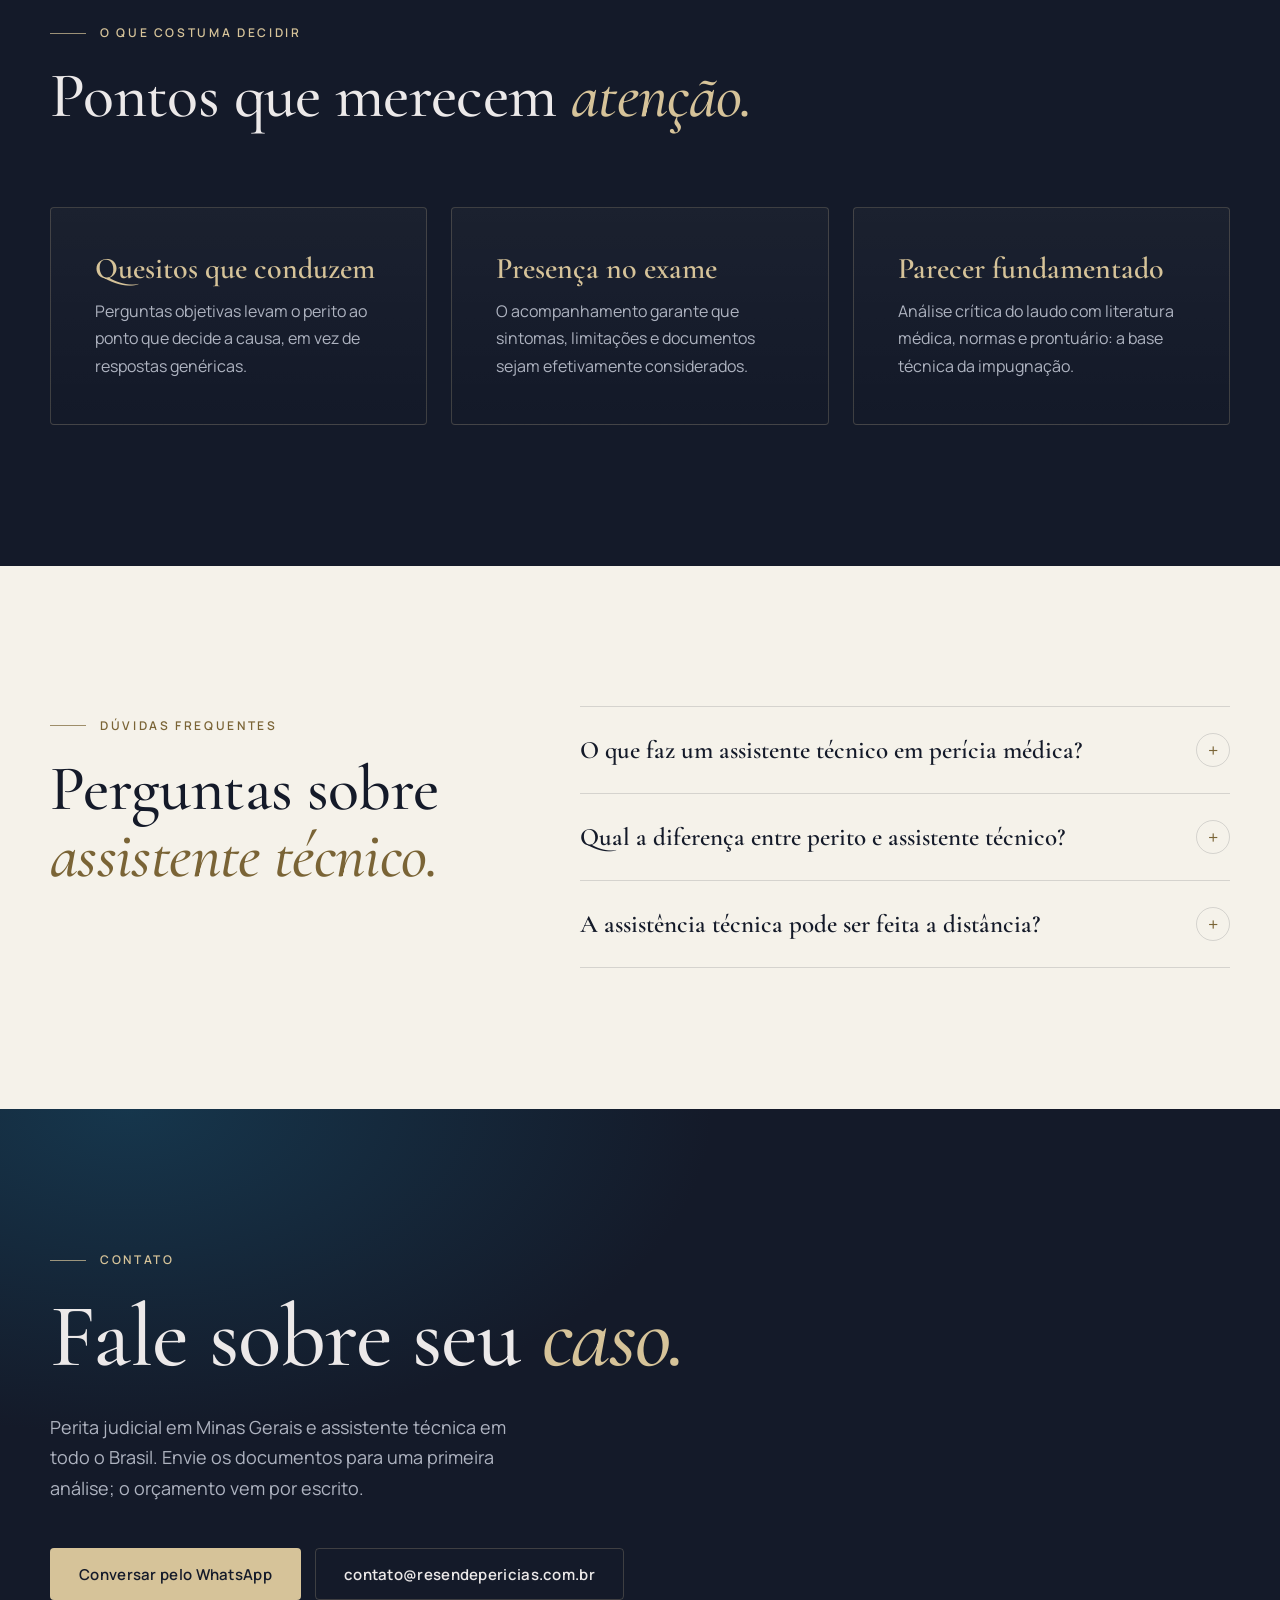
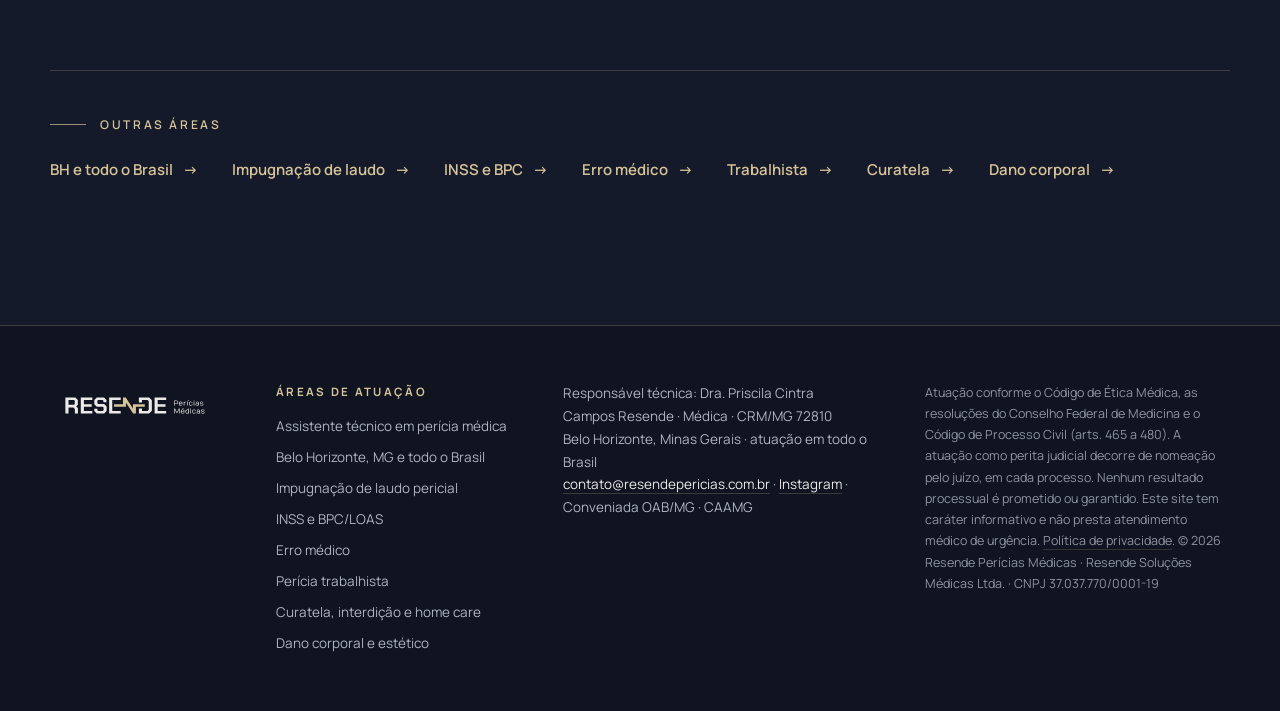
<file: assistente-tecnico-pericia-medica/index.html>
<!doctype html>
<html lang="pt-BR">
<head>
  <meta charset="utf-8">
  <meta name="viewport" content="width=device-width, initial-scale=1">
  <title>Assistente Técnico em Perícia Médica | Resende Perícias Médicas</title>
  <meta name="description" content="Assistente técnica médica para advogados em todo o Brasil: análise de viabilidade, quesitos, acompanhamento da perícia e parecer técnico para impugnar o laudo.">
  <meta name="theme-color" content="#141A29">
  <link rel="canonical" href="https://resendepericias.com.br/assistente-tecnico-pericia-medica/">
  <meta property="og:type" content="article">
  <meta property="og:locale" content="pt_BR">
  <meta property="og:site_name" content="Resende Perícias Médicas">
  <meta property="og:title" content="Assistente Técnico em Perícia Médica | Resende Perícias Médicas">
  <meta property="og:description" content="Assistente técnica médica para advogados em todo o Brasil: análise de viabilidade, quesitos, acompanhamento da perícia e parecer técnico para impugnar o laudo.">
  <meta property="og:url" content="https://resendepericias.com.br/assistente-tecnico-pericia-medica/">
  <meta property="og:image" content="https://resendepericias.com.br/assets/img/compartilhar.jpg">
  <link rel="icon" href="/assets/marca/favicon.svg" type="image/svg+xml">
  <link rel="apple-touch-icon" href="/assets/marca/icone-180.png">
  <link rel="preconnect" href="https://fonts.googleapis.com">
  <link rel="preconnect" href="https://fonts.gstatic.com" crossorigin>
  <link href="https://fonts.googleapis.com/css2?family=Cormorant+Garamond:ital,wght@0,500;0,600;1,500;1,600&family=Manrope:wght@400;500;600;700&display=swap" rel="stylesheet">
  <link rel="stylesheet" href="/assets/css/site.css">
  <script type="application/ld+json">
{
  "@context": "https://schema.org",
  "@graph": [
    {
      "@type": "Service",
      "name": "Assistente técnico em perícia médica.",
      "serviceType": "Assistência técnica médica",
      "description": "Assistente técnica médica para advogados em todo o Brasil: análise de viabilidade, quesitos, acompanhamento da perícia e parecer técnico para impugnar o laudo.",
      "url": "https://resendepericias.com.br/assistente-tecnico-pericia-medica/",
      "areaServed": [
        {
          "@type": "State",
          "name": "Minas Gerais"
        },
        {
          "@type": "Country",
          "name": "Brasil"
        }
      ],
      "provider": {
        "@id": "https://resendepericias.com.br/#empresa"
      }
    },
    {
      "@type": "BreadcrumbList",
      "itemListElement": [
        {
          "@type": "ListItem",
          "position": 1,
          "name": "Início",
          "item": "https://resendepericias.com.br/"
        },
        {
          "@type": "ListItem",
          "position": 2,
          "name": "Assistente técnico em perícia médica.",
          "item": "https://resendepericias.com.br/assistente-tecnico-pericia-medica/"
        }
      ]
    },
    {
      "@type": "FAQPage",
      "mainEntity": [
        {
          "@type": "Question",
          "name": "O que faz um assistente técnico em perícia médica?",
          "acceptedAnswer": {
            "@type": "Answer",
            "text": "É o médico indicado pela parte para acompanhar a perícia judicial. Ele formula quesitos, acompanha o exame, analisa o laudo do perito e apresenta parecer técnico próprio, que serve de base para a manifestação do advogado."
          }
        },
        {
          "@type": "Question",
          "name": "Qual a diferença entre perito e assistente técnico?",
          "acceptedAnswer": {
            "@type": "Answer",
            "text": "O perito é nomeado pelo juiz e deve ser imparcial. O assistente técnico é escolhido pela parte e atua na defesa técnica da tese, sempre com fundamento científico."
          }
        },
        {
          "@type": "Question",
          "name": "A assistência técnica pode ser feita a distância?",
          "acceptedAnswer": {
            "@type": "Answer",
            "text": "Sim. Análise de documentos, quesitos e pareceres são feitos a distância, para processos de todo o Brasil. O acompanhamento presencial do exame é combinado conforme a cidade."
          }
        }
      ]
    }
  ]
}
  </script>
</head>
<body>
  <a class="pular" href="#conteudo">Pular para o conteúdo</a>
  <header class="topo rolou" data-topo>
    <div class="topo__faixa envelope">
      <a class="topo__marca" href="/" aria-label="Resende Perícias Médicas, página inicial">
        <img src="/assets/marca/logo-claro.svg" alt="Resende Perícias Médicas" width="210" height="58">
      </a>
      <nav class="topo__nav" aria-label="Seções">
        <a href="/#sobre">Quem sou</a>
        <div class="topo__grupo">
          <button class="topo__abrir" type="button" aria-haspopup="true">Áreas</button>
          <div class="topo__painel">
            <a href="/assistente-tecnico-pericia-medica/">Assistente técnico em perícia médica</a>
            <a href="/pericia-medica-belo-horizonte/">Belo Horizonte, MG e todo o Brasil</a>
            <a href="/impugnacao-laudo-pericial/">Impugnação de laudo pericial</a>
            <a href="/pericia-inss-bpc/">INSS e BPC/LOAS</a>
            <a href="/pericia-erro-medico/">Erro médico</a>
            <a href="/pericia-trabalhista/">Perícia trabalhista</a>
            <a href="/pericia-curatela-interdicao/">Curatela, interdição e home care</a>
            <a href="/dano-corporal-estetico/">Dano corporal e estético</a>
          </div>
        </div>
        <a href="/#convenio">Convênio OAB</a>
        <a href="/#duvidas">Dúvidas</a>
      </nav>
      <a class="botao botao--ouro botao--pequeno topo__cta" href="#contato">Fale sobre seu caso</a>
      <button class="topo__menu" type="button" aria-expanded="false" aria-controls="menu-movel" data-menu>
        <span></span><span></span><span class="sr">Abrir menu</span>
      </button>
    </div>
    <nav class="menu-movel" id="menu-movel" aria-label="Seções" hidden>
      <a href="/">Início</a>
      <a href="/#sobre">Quem sou</a>
      <p class="menu-movel__titulo">Áreas</p>
      <div class="menu-movel__areas">
        <a href="/assistente-tecnico-pericia-medica/">Assistente técnico em perícia médica</a>
        <a href="/pericia-medica-belo-horizonte/">Belo Horizonte, MG e todo o Brasil</a>
        <a href="/impugnacao-laudo-pericial/">Impugnação de laudo pericial</a>
        <a href="/pericia-inss-bpc/">INSS e BPC/LOAS</a>
        <a href="/pericia-erro-medico/">Erro médico</a>
        <a href="/pericia-trabalhista/">Perícia trabalhista</a>
        <a href="/pericia-curatela-interdicao/">Curatela, interdição e home care</a>
        <a href="/dano-corporal-estetico/">Dano corporal e estético</a>
      </div>
      <a href="/#convenio">Convênio OAB</a>
      <a href="#contato" class="botao botao--ouro">Fale sobre seu caso</a>
    </nav>
  </header>

  <main id="conteudo">
    <section class="area-capa">
      <div class="envelope">
        <nav class="migalhas" aria-label="Você está em"><a href="/">Início</a> <span aria-hidden="true">/</span> <span>Assistente técnico</span></nav>
        <p class="sobretitulo revelar">Assistência técnica médica</p>
        <h1 class="titulo titulo--claro titulo--grande revelar">Assistente técnico em <em>perícia médica.</em></h1>
        <p class="area-capa__lead revelar">Em processo com prova médica, o laudo pericial costuma decidir o resultado. A assistente técnica é a médica do seu lado: traduz o prontuário, direciona a perícia e sustenta a impugnação.</p>
        <div class="capa__acoes area-capa__acoes revelar">
          <a class="botao botao--ouro" href="#contato">Fale sobre seu caso</a>
          <a class="botao botao--linha" href="/#metodo">Como trabalho</a>
        </div>
      </div>
    </section>

    <section class="secao secao--papel">
      <div class="area-texto envelope">
        <div>
          <p class="sobretitulo sobretitulo--escuro revelar">Quando faz diferença</p>
          <h2 class="titulo revelar">O momento certo de <em>chamar.</em></h2>
        </div>
        <ul class="area-lista revelar">
            <li>Antes de ajuizar, para saber se a tese se sustenta do ponto de vista médico.</li>
            <li>Logo após a nomeação do perito: o prazo para indicar assistente e apresentar quesitos é de 15 dias (CPC, art. 465, § 1º).</li>
            <li>No dia do exame pericial, para acompanhar a perícia e fazer perguntas ao periciado.</li>
            <li>Depois do laudo: o parecer do assistente técnico deve ser apresentado em 15 dias da intimação (CPC, art. 477, § 1º).</li>
        </ul>
      </div>
    </section>

    <section class="secao secao--noite">
      <div class="envelope">
        <div class="cabeca-secao">
          <p class="sobretitulo revelar">O que costuma decidir</p>
          <h2 class="titulo titulo--claro revelar">Pontos que merecem <em>atenção.</em></h2>
        </div>
        <ul class="area-pontos">
          <li class="revelar">
            <h3>Quesitos que conduzem</h3>
            <p>Perguntas objetivas levam o perito ao ponto que decide a causa, em vez de respostas genéricas.</p>
          </li>
          <li class="revelar">
            <h3>Presença no exame</h3>
            <p>O acompanhamento garante que sintomas, limitações e documentos sejam efetivamente considerados.</p>
          </li>
          <li class="revelar">
            <h3>Parecer fundamentado</h3>
            <p>Análise crítica do laudo com literatura médica, normas e prontuário: a base técnica da impugnação.</p>
          </li>
        </ul>
      </div>
    </section>

    <section class="secao secao--papel">
      <div class="duvidas envelope" style="padding-top:0;border-top:0">
        <div class="duvidas__cabeca">
          <p class="sobretitulo sobretitulo--escuro revelar">Dúvidas frequentes</p>
          <h2 class="titulo revelar">Perguntas sobre <em>assistente técnico.</em></h2>
        </div>
        <div class="duvidas__lista">
          <details class="revelar">
            <summary>O que faz um assistente técnico em perícia médica?</summary>
            <p>É o médico indicado pela parte para acompanhar a perícia judicial. Ele formula quesitos, acompanha o exame, analisa o laudo do perito e apresenta parecer técnico próprio, que serve de base para a manifestação do advogado.</p>
          </details>
          <details class="revelar">
            <summary>Qual a diferença entre perito e assistente técnico?</summary>
            <p>O perito é nomeado pelo juiz e deve ser imparcial. O assistente técnico é escolhido pela parte e atua na defesa técnica da tese, sempre com fundamento científico.</p>
          </details>
          <details class="revelar">
            <summary>A assistência técnica pode ser feita a distância?</summary>
            <p>Sim. Análise de documentos, quesitos e pareceres são feitos a distância, para processos de todo o Brasil. O acompanhamento presencial do exame é combinado conforme a cidade.</p>
          </details>
        </div>
      </div>
    </section>

    <section class="contato" id="contato">
      <div class="envelope area-contato">
        <p class="sobretitulo revelar">Contato</p>
        <h2 class="titulo titulo--claro titulo--grande revelar">Fale sobre seu <em>caso.</em></h2>
        <p class="contato__lead revelar">Perita judicial em Minas Gerais e assistente técnica em todo o Brasil. Envie os documentos para uma primeira análise; o orçamento vem por escrito.</p>
        <div class="capa__acoes revelar">
          <a class="botao botao--ouro" href="https://wa.me/5531971087909?text=Ol%C3%A1%2C%20Dra.%20Priscila.%20Vim%20pelo%20site%20e%20gostaria%20de%20falar%20sobre%20um%20caso%20de%20assistente%20t%C3%A9cnico." target="_blank" rel="noopener">Conversar pelo WhatsApp</a>
          <a class="botao botao--linha" href="mailto:contato@resendepericias.com.br">contato@resendepericias.com.br</a>
        </div>
        <div class="area-outras revelar">
          <p class="sobretitulo">Outras áreas</p>
          <ul>
          <li><a class="link-seta" href="/pericia-medica-belo-horizonte/">BH e todo o Brasil</a></li>
          <li><a class="link-seta" href="/impugnacao-laudo-pericial/">Impugnação de laudo</a></li>
          <li><a class="link-seta" href="/pericia-inss-bpc/">INSS e BPC</a></li>
          <li><a class="link-seta" href="/pericia-erro-medico/">Erro médico</a></li>
          <li><a class="link-seta" href="/pericia-trabalhista/">Trabalhista</a></li>
          <li><a class="link-seta" href="/pericia-curatela-interdicao/">Curatela</a></li>
          <li><a class="link-seta" href="/dano-corporal-estetico/">Dano corporal</a></li>
          </ul>
        </div>
      </div>
    </section>
  </main>

  <footer class="rodape">
    <div class="rodape__grade envelope">
      <img src="/assets/marca/logo-claro.svg" alt="Resende Perícias Médicas" width="190" height="52">
      <nav class="rodape__areas" aria-label="Áreas de atuação">
        <p>Áreas de atuação</p>
        <ul>
          <li><a href="/assistente-tecnico-pericia-medica/">Assistente técnico em perícia médica</a></li>
          <li><a href="/pericia-medica-belo-horizonte/">Belo Horizonte, MG e todo o Brasil</a></li>
          <li><a href="/impugnacao-laudo-pericial/">Impugnação de laudo pericial</a></li>
          <li><a href="/pericia-inss-bpc/">INSS e BPC/LOAS</a></li>
          <li><a href="/pericia-erro-medico/">Erro médico</a></li>
          <li><a href="/pericia-trabalhista/">Perícia trabalhista</a></li>
          <li><a href="/pericia-curatela-interdicao/">Curatela, interdição e home care</a></li>
          <li><a href="/dano-corporal-estetico/">Dano corporal e estético</a></li>
        </ul>
      </nav>
      <p>
        Responsável técnica: Dra. Priscila Cintra Campos Resende · Médica · CRM/MG 72810<br>
        Belo Horizonte, Minas Gerais · atuação em todo o Brasil<br>
        <a href="mailto:contato@resendepericias.com.br">contato@resendepericias.com.br</a> ·
        <a href="https://www.instagram.com/resendepericiasmedicas/" target="_blank" rel="noopener">Instagram</a> ·
        Conveniada OAB/MG · CAAMG
      </p>
      <p class="rodape__legal">
        Atuação conforme o Código de Ética Médica, as resoluções do Conselho Federal de Medicina e o Código de Processo Civil
        (arts. 465 a 480). A atuação como perita judicial decorre de nomeação pelo juízo, em cada processo.
        Nenhum resultado processual é prometido ou garantido. Este site tem caráter informativo e não presta atendimento
        médico de urgência. <a href="/privacidade/">Política de privacidade</a>.
        © <span data-ano>2026</span> Resende Perícias Médicas · Resende Soluções Médicas Ltda. · CNPJ 37.037.770/0001-19
      </p>
    </div>
  </footer>

  <a class="flutuante" href="https://wa.me/5531971087909" target="_blank" rel="noopener" aria-label="Conversar pelo WhatsApp">
    <svg viewBox="0 0 32 32" aria-hidden="true"><path d="M16 3a13 13 0 0 0-11.2 19.6L3 29l6.6-1.7A13 13 0 1 0 16 3Zm0 23.6a10.6 10.6 0 0 1-5.4-1.5l-.4-.2-3.9 1 1-3.8-.3-.4A10.6 10.6 0 1 1 16 26.6Zm5.8-7.9c-.3-.2-1.9-.9-2.2-1s-.5-.2-.7.2-.8 1-1 1.2-.4.2-.7 0a8.7 8.7 0 0 1-4.3-3.8c-.3-.6.3-.5.9-1.7a.6.6 0 0 0 0-.5l-1-2.4c-.3-.6-.5-.5-.7-.5h-.6a1.2 1.2 0 0 0-.9.4 3.7 3.7 0 0 0-1.1 2.7 6.4 6.4 0 0 0 1.3 3.4 14.6 14.6 0 0 0 5.6 5c2.1.9 2.9 1 4 .8a3.4 3.4 0 0 0 2.2-1.6 2.8 2.8 0 0 0 .2-1.6c-.1-.1-.3-.2-.6-.4Z"/></svg>
  </a>

  <script src="/assets/js/site.js" defer></script>
</body>
</html>
</file>
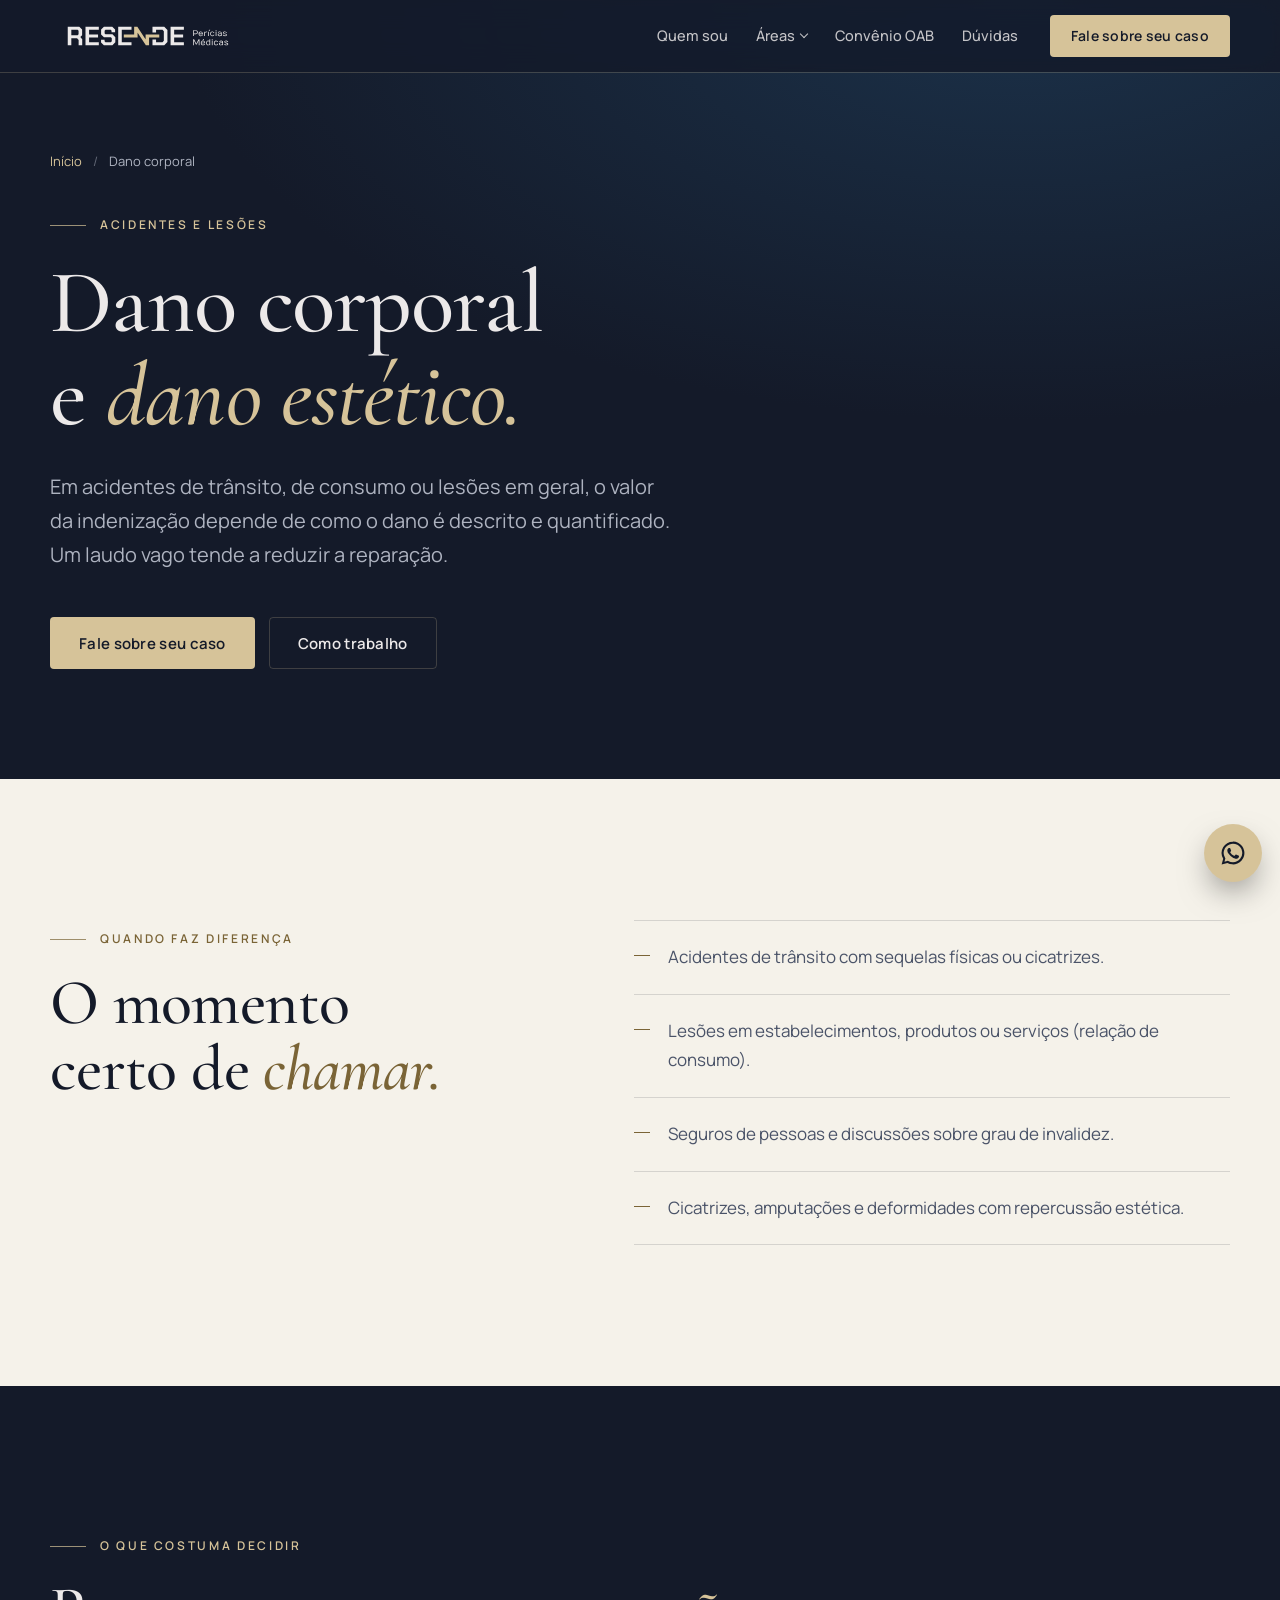
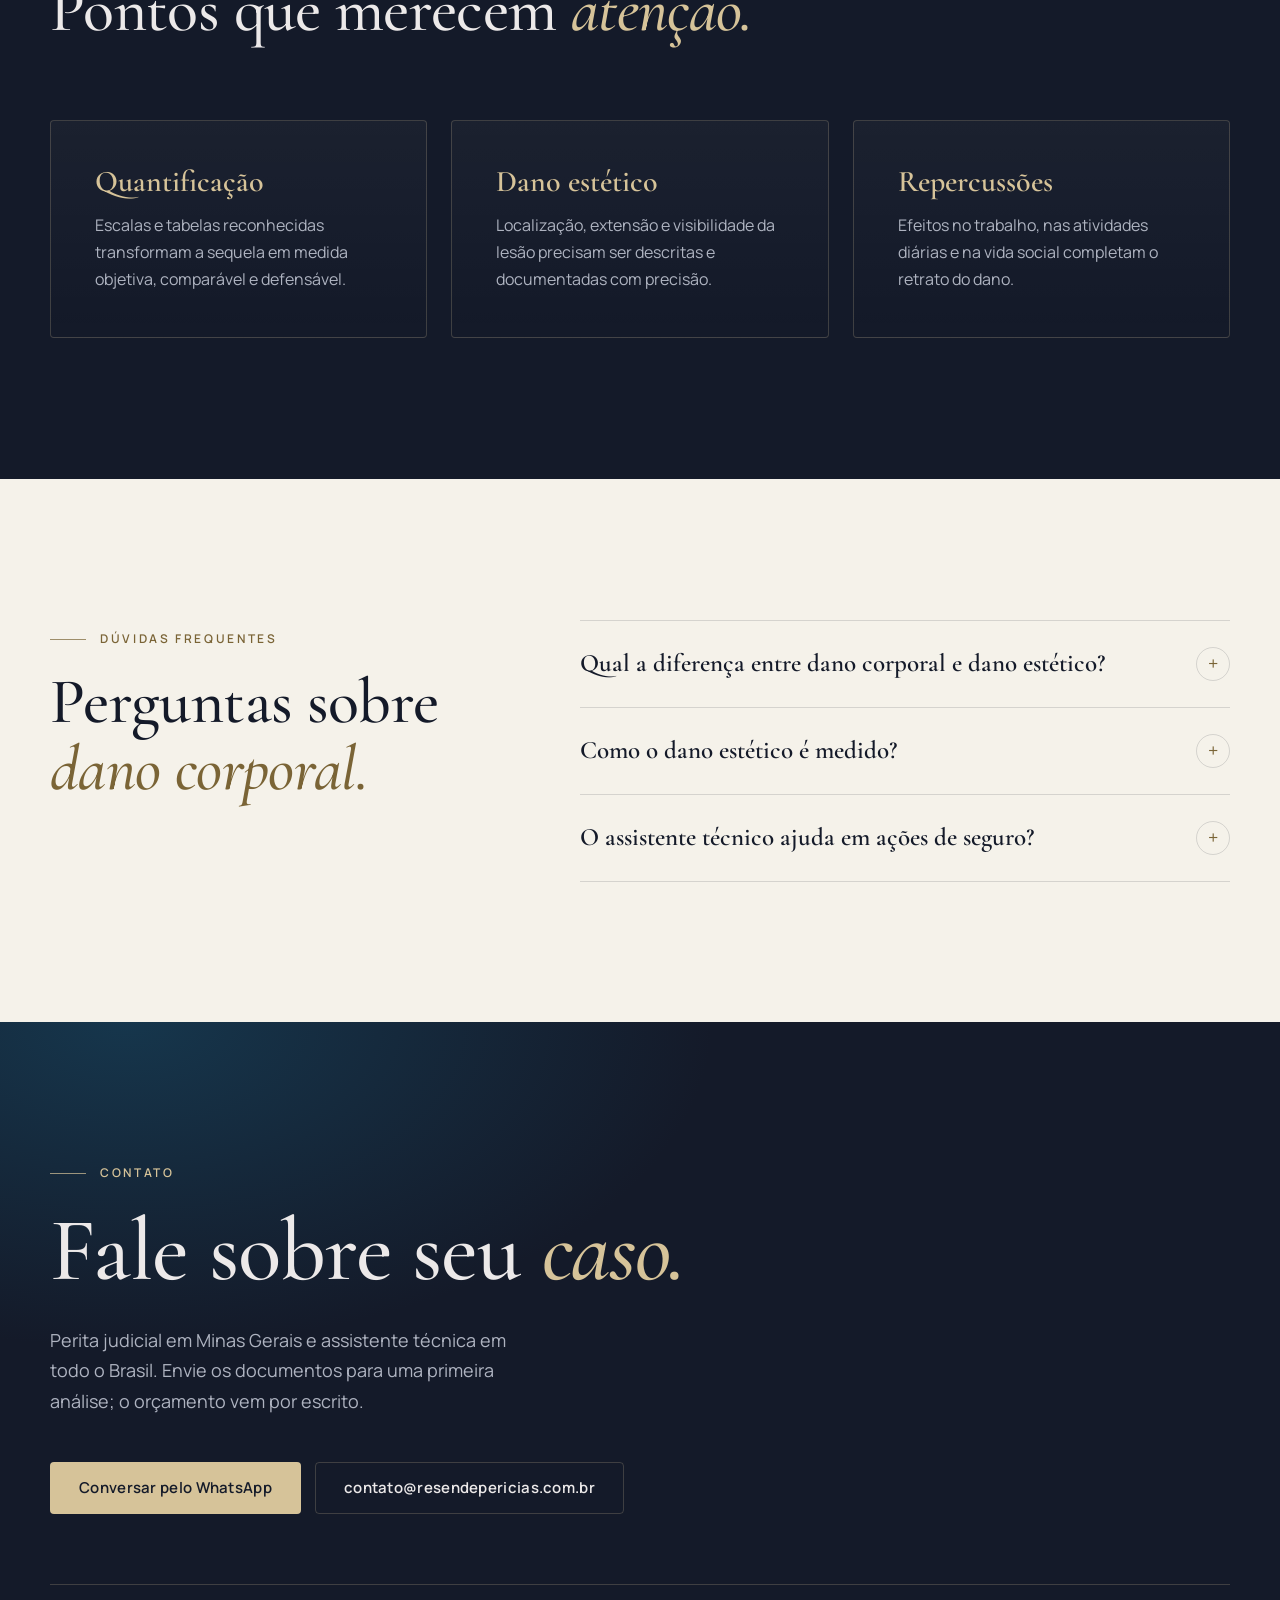
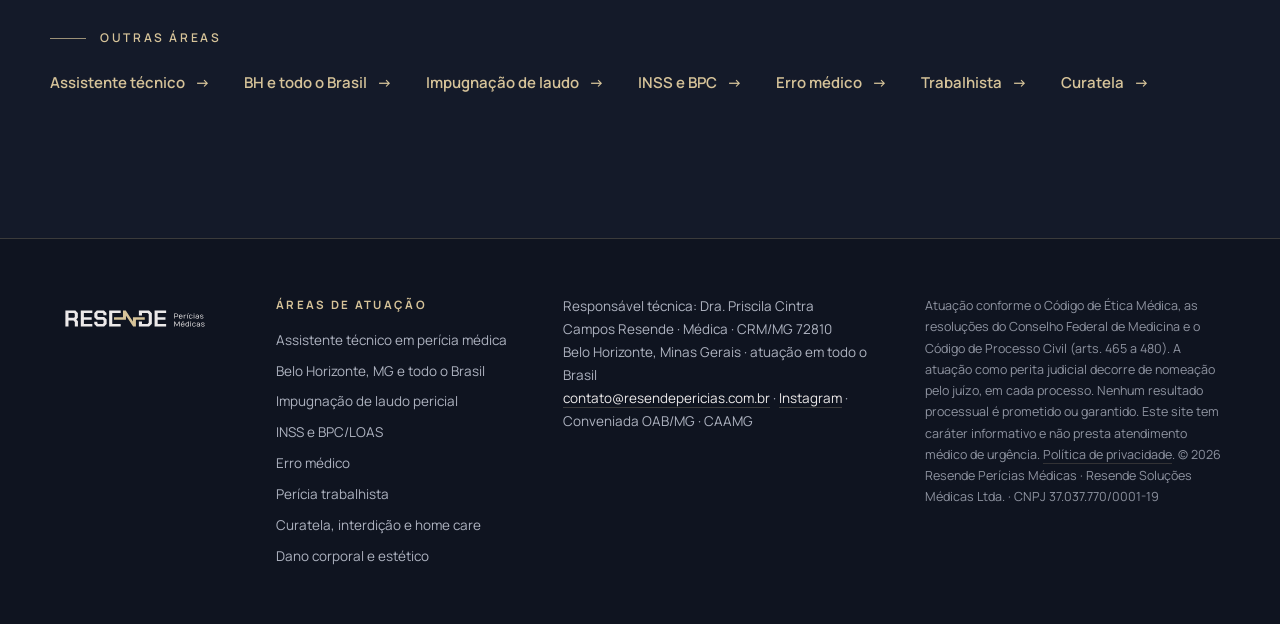
<file: dano-corporal-estetico/index.html>
<!doctype html>
<html lang="pt-BR">
<head>
  <meta charset="utf-8">
  <meta name="viewport" content="width=device-width, initial-scale=1">
  <title>Perícia de Dano Corporal e Dano Estético | Resende Perícias Médicas</title>
  <meta name="description" content="Avaliação e quantificação do dano corporal e do dano estético em acidentes e lesões: sequelas, incapacidade e repercussões na vida da vítima. Assistência técnica em todo o Brasil.">
  <meta name="theme-color" content="#141A29">
  <link rel="canonical" href="https://resendepericias.com.br/dano-corporal-estetico/">
  <meta property="og:type" content="article">
  <meta property="og:locale" content="pt_BR">
  <meta property="og:site_name" content="Resende Perícias Médicas">
  <meta property="og:title" content="Perícia de Dano Corporal e Dano Estético | Resende Perícias Médicas">
  <meta property="og:description" content="Avaliação e quantificação do dano corporal e do dano estético em acidentes e lesões: sequelas, incapacidade e repercussões na vida da vítima. Assistência técnica em todo o Brasil.">
  <meta property="og:url" content="https://resendepericias.com.br/dano-corporal-estetico/">
  <meta property="og:image" content="https://resendepericias.com.br/assets/img/compartilhar.jpg">
  <link rel="icon" href="/assets/marca/favicon.svg" type="image/svg+xml">
  <link rel="apple-touch-icon" href="/assets/marca/icone-180.png">
  <link rel="preconnect" href="https://fonts.googleapis.com">
  <link rel="preconnect" href="https://fonts.gstatic.com" crossorigin>
  <link href="https://fonts.googleapis.com/css2?family=Cormorant+Garamond:ital,wght@0,500;0,600;1,500;1,600&family=Manrope:wght@400;500;600;700&display=swap" rel="stylesheet">
  <link rel="stylesheet" href="/assets/css/site.css">
  <script type="application/ld+json">
{
  "@context": "https://schema.org",
  "@graph": [
    {
      "@type": "Service",
      "name": "Dano corporal e dano estético.",
      "serviceType": "Acidentes e lesões",
      "description": "Avaliação e quantificação do dano corporal e do dano estético em acidentes e lesões: sequelas, incapacidade e repercussões na vida da vítima. Assistência técnica em todo o Brasil.",
      "url": "https://resendepericias.com.br/dano-corporal-estetico/",
      "areaServed": [
        {
          "@type": "State",
          "name": "Minas Gerais"
        },
        {
          "@type": "Country",
          "name": "Brasil"
        }
      ],
      "provider": {
        "@id": "https://resendepericias.com.br/#empresa"
      }
    },
    {
      "@type": "BreadcrumbList",
      "itemListElement": [
        {
          "@type": "ListItem",
          "position": 1,
          "name": "Início",
          "item": "https://resendepericias.com.br/"
        },
        {
          "@type": "ListItem",
          "position": 2,
          "name": "Dano corporal e dano estético.",
          "item": "https://resendepericias.com.br/dano-corporal-estetico/"
        }
      ]
    },
    {
      "@type": "FAQPage",
      "mainEntity": [
        {
          "@type": "Question",
          "name": "Qual a diferença entre dano corporal e dano estético?",
          "acceptedAnswer": {
            "@type": "Answer",
            "text": "Dano corporal é a lesão e suas consequências funcionais. Dano estético é a alteração na aparência, como cicatrizes e deformidades, e pode ser indenizado de forma autônoma."
          }
        },
        {
          "@type": "Question",
          "name": "Como o dano estético é medido?",
          "acceptedAnswer": {
            "@type": "Answer",
            "text": "Por escalas reconhecidas em perícia, que consideram localização, tamanho, visibilidade e impacto, com registro fotográfico."
          }
        },
        {
          "@type": "Question",
          "name": "O assistente técnico ajuda em ações de seguro?",
          "acceptedAnswer": {
            "@type": "Answer",
            "text": "Sim. Nas discussões sobre grau de invalidez, o parecer técnico confronta a tabela aplicada com a sequela real."
          }
        }
      ]
    }
  ]
}
  </script>
</head>
<body>
  <a class="pular" href="#conteudo">Pular para o conteúdo</a>
  <header class="topo rolou" data-topo>
    <div class="topo__faixa envelope">
      <a class="topo__marca" href="/" aria-label="Resende Perícias Médicas, página inicial">
        <img src="/assets/marca/logo-claro.svg" alt="Resende Perícias Médicas" width="210" height="58">
      </a>
      <nav class="topo__nav" aria-label="Seções">
        <a href="/#sobre">Quem sou</a>
        <div class="topo__grupo">
          <button class="topo__abrir" type="button" aria-haspopup="true">Áreas</button>
          <div class="topo__painel">
            <a href="/assistente-tecnico-pericia-medica/">Assistente técnico em perícia médica</a>
            <a href="/pericia-medica-belo-horizonte/">Belo Horizonte, MG e todo o Brasil</a>
            <a href="/impugnacao-laudo-pericial/">Impugnação de laudo pericial</a>
            <a href="/pericia-inss-bpc/">INSS e BPC/LOAS</a>
            <a href="/pericia-erro-medico/">Erro médico</a>
            <a href="/pericia-trabalhista/">Perícia trabalhista</a>
            <a href="/pericia-curatela-interdicao/">Curatela, interdição e home care</a>
            <a href="/dano-corporal-estetico/">Dano corporal e estético</a>
          </div>
        </div>
        <a href="/#convenio">Convênio OAB</a>
        <a href="/#duvidas">Dúvidas</a>
      </nav>
      <a class="botao botao--ouro botao--pequeno topo__cta" href="#contato">Fale sobre seu caso</a>
      <button class="topo__menu" type="button" aria-expanded="false" aria-controls="menu-movel" data-menu>
        <span></span><span></span><span class="sr">Abrir menu</span>
      </button>
    </div>
    <nav class="menu-movel" id="menu-movel" aria-label="Seções" hidden>
      <a href="/">Início</a>
      <a href="/#sobre">Quem sou</a>
      <p class="menu-movel__titulo">Áreas</p>
      <div class="menu-movel__areas">
        <a href="/assistente-tecnico-pericia-medica/">Assistente técnico em perícia médica</a>
        <a href="/pericia-medica-belo-horizonte/">Belo Horizonte, MG e todo o Brasil</a>
        <a href="/impugnacao-laudo-pericial/">Impugnação de laudo pericial</a>
        <a href="/pericia-inss-bpc/">INSS e BPC/LOAS</a>
        <a href="/pericia-erro-medico/">Erro médico</a>
        <a href="/pericia-trabalhista/">Perícia trabalhista</a>
        <a href="/pericia-curatela-interdicao/">Curatela, interdição e home care</a>
        <a href="/dano-corporal-estetico/">Dano corporal e estético</a>
      </div>
      <a href="/#convenio">Convênio OAB</a>
      <a href="#contato" class="botao botao--ouro">Fale sobre seu caso</a>
    </nav>
  </header>

  <main id="conteudo">
    <section class="area-capa">
      <div class="envelope">
        <nav class="migalhas" aria-label="Você está em"><a href="/">Início</a> <span aria-hidden="true">/</span> <span>Dano corporal</span></nav>
        <p class="sobretitulo revelar">Acidentes e lesões</p>
        <h1 class="titulo titulo--claro titulo--grande revelar">Dano corporal e <em>dano estético.</em></h1>
        <p class="area-capa__lead revelar">Em acidentes de trânsito, de consumo ou lesões em geral, o valor da indenização depende de como o dano é descrito e quantificado. Um laudo vago tende a reduzir a reparação.</p>
        <div class="capa__acoes area-capa__acoes revelar">
          <a class="botao botao--ouro" href="#contato">Fale sobre seu caso</a>
          <a class="botao botao--linha" href="/#metodo">Como trabalho</a>
        </div>
      </div>
    </section>

    <section class="secao secao--papel">
      <div class="area-texto envelope">
        <div>
          <p class="sobretitulo sobretitulo--escuro revelar">Quando faz diferença</p>
          <h2 class="titulo revelar">O momento certo de <em>chamar.</em></h2>
        </div>
        <ul class="area-lista revelar">
            <li>Acidentes de trânsito com sequelas físicas ou cicatrizes.</li>
            <li>Lesões em estabelecimentos, produtos ou serviços (relação de consumo).</li>
            <li>Seguros de pessoas e discussões sobre grau de invalidez.</li>
            <li>Cicatrizes, amputações e deformidades com repercussão estética.</li>
        </ul>
      </div>
    </section>

    <section class="secao secao--noite">
      <div class="envelope">
        <div class="cabeca-secao">
          <p class="sobretitulo revelar">O que costuma decidir</p>
          <h2 class="titulo titulo--claro revelar">Pontos que merecem <em>atenção.</em></h2>
        </div>
        <ul class="area-pontos">
          <li class="revelar">
            <h3>Quantificação</h3>
            <p>Escalas e tabelas reconhecidas transformam a sequela em medida objetiva, comparável e defensável.</p>
          </li>
          <li class="revelar">
            <h3>Dano estético</h3>
            <p>Localização, extensão e visibilidade da lesão precisam ser descritas e documentadas com precisão.</p>
          </li>
          <li class="revelar">
            <h3>Repercussões</h3>
            <p>Efeitos no trabalho, nas atividades diárias e na vida social completam o retrato do dano.</p>
          </li>
        </ul>
      </div>
    </section>

    <section class="secao secao--papel">
      <div class="duvidas envelope" style="padding-top:0;border-top:0">
        <div class="duvidas__cabeca">
          <p class="sobretitulo sobretitulo--escuro revelar">Dúvidas frequentes</p>
          <h2 class="titulo revelar">Perguntas sobre <em>dano corporal.</em></h2>
        </div>
        <div class="duvidas__lista">
          <details class="revelar">
            <summary>Qual a diferença entre dano corporal e dano estético?</summary>
            <p>Dano corporal é a lesão e suas consequências funcionais. Dano estético é a alteração na aparência, como cicatrizes e deformidades, e pode ser indenizado de forma autônoma.</p>
          </details>
          <details class="revelar">
            <summary>Como o dano estético é medido?</summary>
            <p>Por escalas reconhecidas em perícia, que consideram localização, tamanho, visibilidade e impacto, com registro fotográfico.</p>
          </details>
          <details class="revelar">
            <summary>O assistente técnico ajuda em ações de seguro?</summary>
            <p>Sim. Nas discussões sobre grau de invalidez, o parecer técnico confronta a tabela aplicada com a sequela real.</p>
          </details>
        </div>
      </div>
    </section>

    <section class="contato" id="contato">
      <div class="envelope area-contato">
        <p class="sobretitulo revelar">Contato</p>
        <h2 class="titulo titulo--claro titulo--grande revelar">Fale sobre seu <em>caso.</em></h2>
        <p class="contato__lead revelar">Perita judicial em Minas Gerais e assistente técnica em todo o Brasil. Envie os documentos para uma primeira análise; o orçamento vem por escrito.</p>
        <div class="capa__acoes revelar">
          <a class="botao botao--ouro" href="https://wa.me/5531971087909?text=Ol%C3%A1%2C%20Dra.%20Priscila.%20Vim%20pelo%20site%20e%20gostaria%20de%20falar%20sobre%20um%20caso%20de%20dano%20corporal." target="_blank" rel="noopener">Conversar pelo WhatsApp</a>
          <a class="botao botao--linha" href="mailto:contato@resendepericias.com.br">contato@resendepericias.com.br</a>
        </div>
        <div class="area-outras revelar">
          <p class="sobretitulo">Outras áreas</p>
          <ul>
          <li><a class="link-seta" href="/assistente-tecnico-pericia-medica/">Assistente técnico</a></li>
          <li><a class="link-seta" href="/pericia-medica-belo-horizonte/">BH e todo o Brasil</a></li>
          <li><a class="link-seta" href="/impugnacao-laudo-pericial/">Impugnação de laudo</a></li>
          <li><a class="link-seta" href="/pericia-inss-bpc/">INSS e BPC</a></li>
          <li><a class="link-seta" href="/pericia-erro-medico/">Erro médico</a></li>
          <li><a class="link-seta" href="/pericia-trabalhista/">Trabalhista</a></li>
          <li><a class="link-seta" href="/pericia-curatela-interdicao/">Curatela</a></li>
          </ul>
        </div>
      </div>
    </section>
  </main>

  <footer class="rodape">
    <div class="rodape__grade envelope">
      <img src="/assets/marca/logo-claro.svg" alt="Resende Perícias Médicas" width="190" height="52">
      <nav class="rodape__areas" aria-label="Áreas de atuação">
        <p>Áreas de atuação</p>
        <ul>
          <li><a href="/assistente-tecnico-pericia-medica/">Assistente técnico em perícia médica</a></li>
          <li><a href="/pericia-medica-belo-horizonte/">Belo Horizonte, MG e todo o Brasil</a></li>
          <li><a href="/impugnacao-laudo-pericial/">Impugnação de laudo pericial</a></li>
          <li><a href="/pericia-inss-bpc/">INSS e BPC/LOAS</a></li>
          <li><a href="/pericia-erro-medico/">Erro médico</a></li>
          <li><a href="/pericia-trabalhista/">Perícia trabalhista</a></li>
          <li><a href="/pericia-curatela-interdicao/">Curatela, interdição e home care</a></li>
          <li><a href="/dano-corporal-estetico/">Dano corporal e estético</a></li>
        </ul>
      </nav>
      <p>
        Responsável técnica: Dra. Priscila Cintra Campos Resende · Médica · CRM/MG 72810<br>
        Belo Horizonte, Minas Gerais · atuação em todo o Brasil<br>
        <a href="mailto:contato@resendepericias.com.br">contato@resendepericias.com.br</a> ·
        <a href="https://www.instagram.com/resendepericiasmedicas/" target="_blank" rel="noopener">Instagram</a> ·
        Conveniada OAB/MG · CAAMG
      </p>
      <p class="rodape__legal">
        Atuação conforme o Código de Ética Médica, as resoluções do Conselho Federal de Medicina e o Código de Processo Civil
        (arts. 465 a 480). A atuação como perita judicial decorre de nomeação pelo juízo, em cada processo.
        Nenhum resultado processual é prometido ou garantido. Este site tem caráter informativo e não presta atendimento
        médico de urgência. <a href="/privacidade/">Política de privacidade</a>.
        © <span data-ano>2026</span> Resende Perícias Médicas · Resende Soluções Médicas Ltda. · CNPJ 37.037.770/0001-19
      </p>
    </div>
  </footer>

  <a class="flutuante" href="https://wa.me/5531971087909" target="_blank" rel="noopener" aria-label="Conversar pelo WhatsApp">
    <svg viewBox="0 0 32 32" aria-hidden="true"><path d="M16 3a13 13 0 0 0-11.2 19.6L3 29l6.6-1.7A13 13 0 1 0 16 3Zm0 23.6a10.6 10.6 0 0 1-5.4-1.5l-.4-.2-3.9 1 1-3.8-.3-.4A10.6 10.6 0 1 1 16 26.6Zm5.8-7.9c-.3-.2-1.9-.9-2.2-1s-.5-.2-.7.2-.8 1-1 1.2-.4.2-.7 0a8.7 8.7 0 0 1-4.3-3.8c-.3-.6.3-.5.9-1.7a.6.6 0 0 0 0-.5l-1-2.4c-.3-.6-.5-.5-.7-.5h-.6a1.2 1.2 0 0 0-.9.4 3.7 3.7 0 0 0-1.1 2.7 6.4 6.4 0 0 0 1.3 3.4 14.6 14.6 0 0 0 5.6 5c2.1.9 2.9 1 4 .8a3.4 3.4 0 0 0 2.2-1.6 2.8 2.8 0 0 0 .2-1.6c-.1-.1-.3-.2-.6-.4Z"/></svg>
  </a>

  <script src="/assets/js/site.js" defer></script>
</body>
</html>
</file>
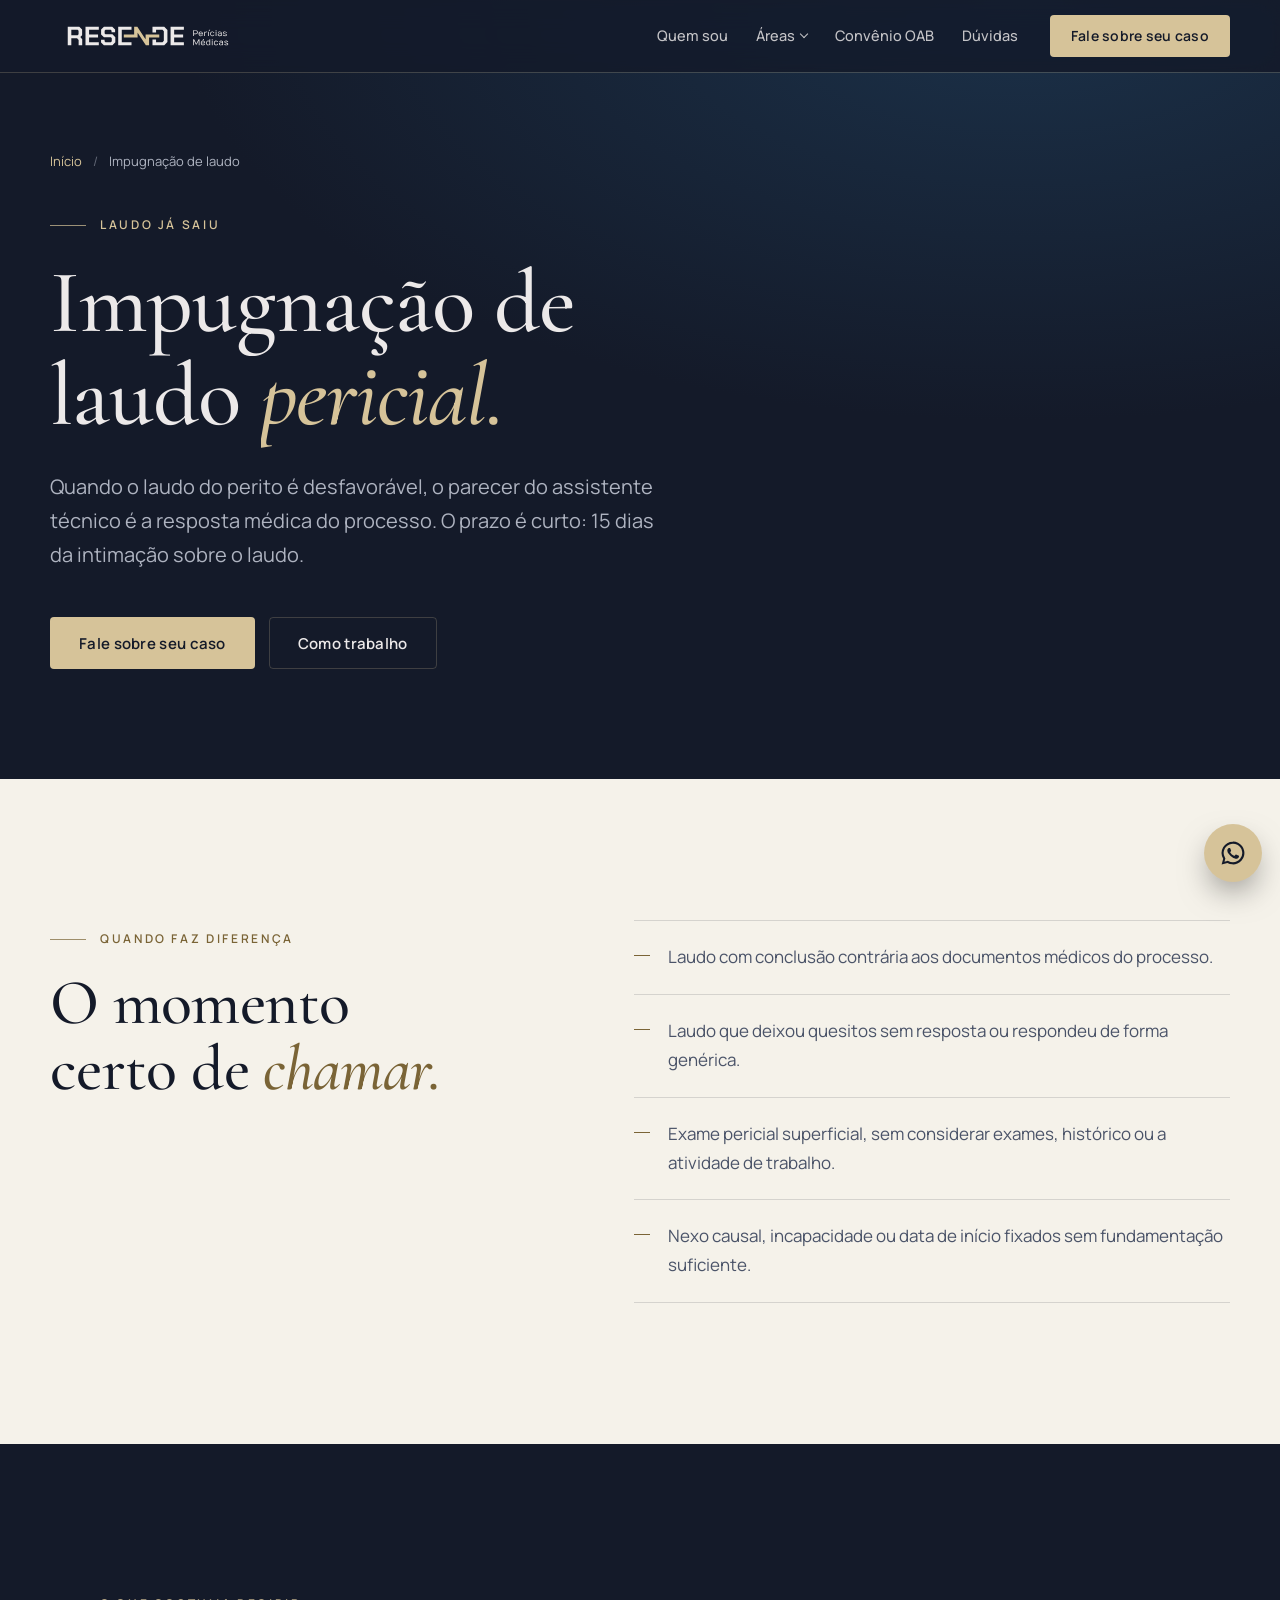
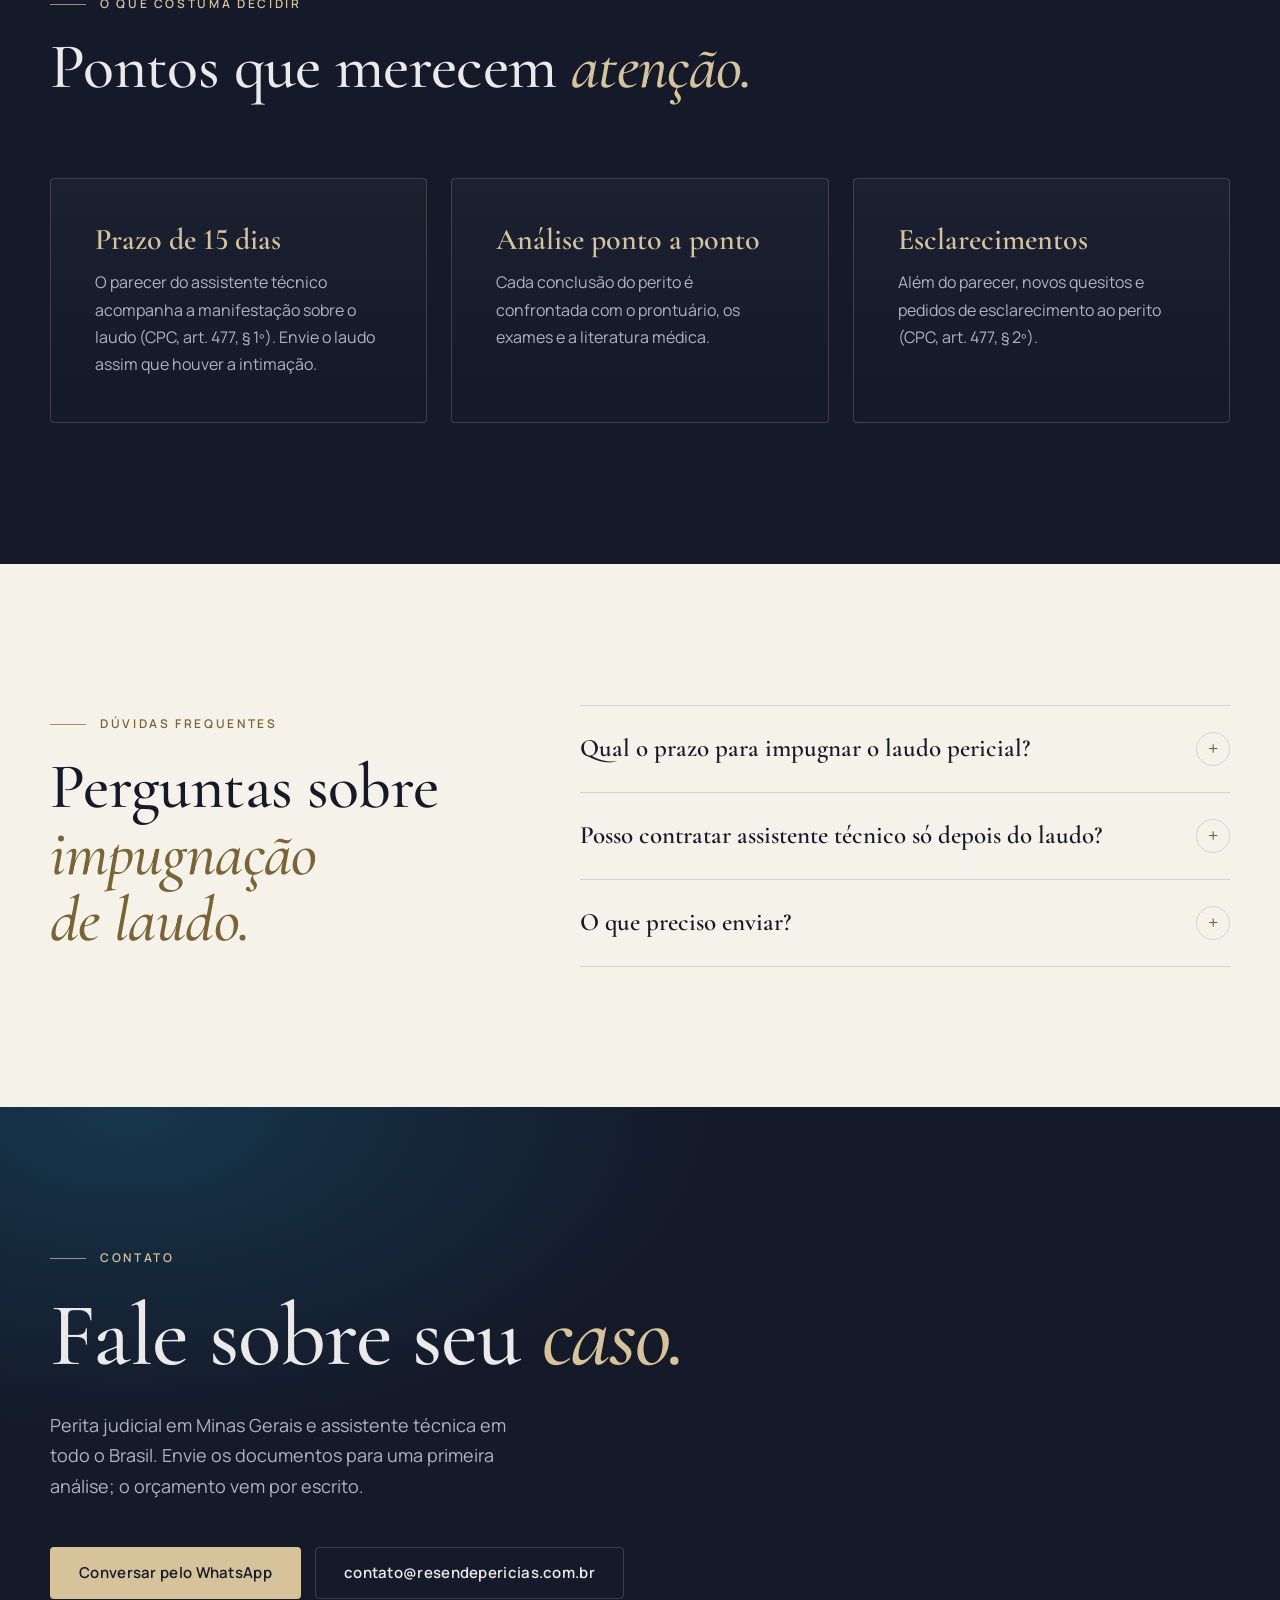
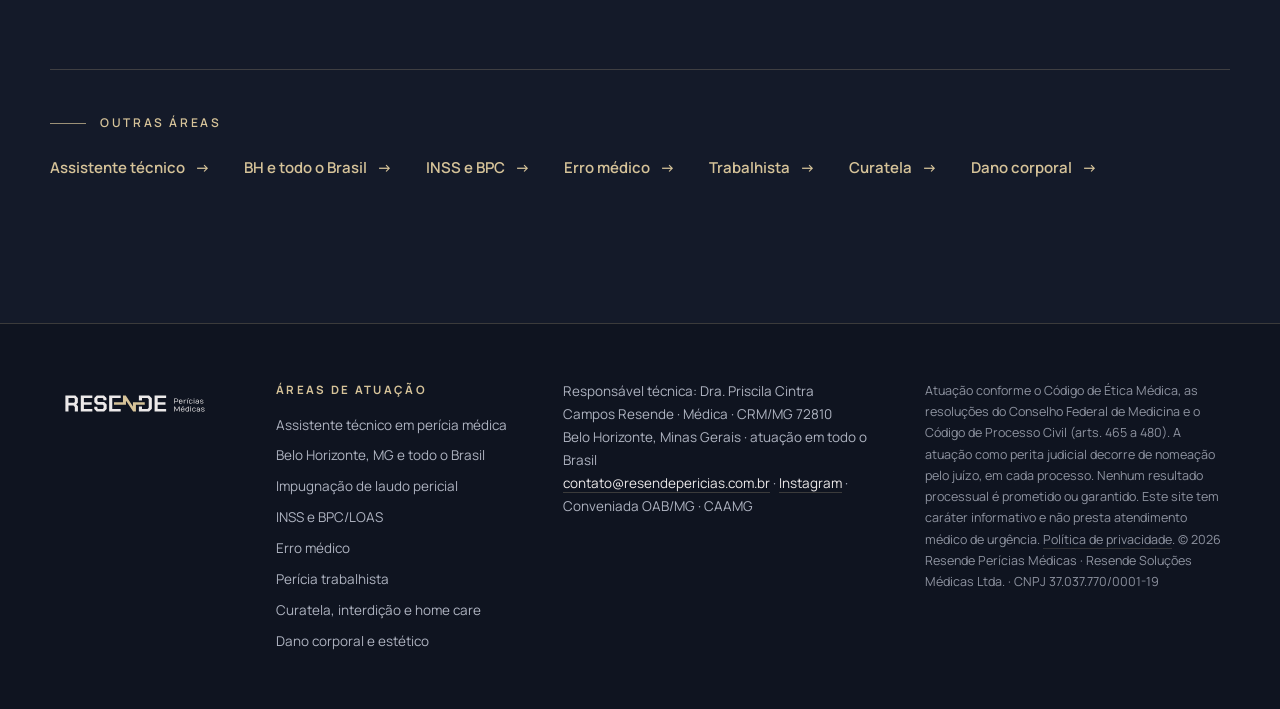
<file: impugnacao-laudo-pericial/index.html>
<!doctype html>
<html lang="pt-BR">
<head>
  <meta charset="utf-8">
  <meta name="viewport" content="width=device-width, initial-scale=1">
  <title>Impugnação de Laudo Pericial Médico | Assistente Técnico | Resende Perícias</title>
  <meta name="description" content="Laudo pericial médico desfavorável? Análise crítica e parecer técnico para a impugnação no prazo de 15 dias (CPC, art. 477). Assistente técnica médica em todo o Brasil.">
  <meta name="theme-color" content="#141A29">
  <link rel="canonical" href="https://resendepericias.com.br/impugnacao-laudo-pericial/">
  <meta property="og:type" content="article">
  <meta property="og:locale" content="pt_BR">
  <meta property="og:site_name" content="Resende Perícias Médicas">
  <meta property="og:title" content="Impugnação de Laudo Pericial Médico | Assistente Técnico | Resende Perícias">
  <meta property="og:description" content="Laudo pericial médico desfavorável? Análise crítica e parecer técnico para a impugnação no prazo de 15 dias (CPC, art. 477). Assistente técnica médica em todo o Brasil.">
  <meta property="og:url" content="https://resendepericias.com.br/impugnacao-laudo-pericial/">
  <meta property="og:image" content="https://resendepericias.com.br/assets/img/compartilhar.jpg">
  <link rel="icon" href="/assets/marca/favicon.svg" type="image/svg+xml">
  <link rel="apple-touch-icon" href="/assets/marca/icone-180.png">
  <link rel="preconnect" href="https://fonts.googleapis.com">
  <link rel="preconnect" href="https://fonts.gstatic.com" crossorigin>
  <link href="https://fonts.googleapis.com/css2?family=Cormorant+Garamond:ital,wght@0,500;0,600;1,500;1,600&family=Manrope:wght@400;500;600;700&display=swap" rel="stylesheet">
  <link rel="stylesheet" href="/assets/css/site.css">
  <script type="application/ld+json">
{
  "@context": "https://schema.org",
  "@graph": [
    {
      "@type": "Service",
      "name": "Impugnação de laudo pericial.",
      "serviceType": "Laudo já saiu",
      "description": "Laudo pericial médico desfavorável? Análise crítica e parecer técnico para a impugnação no prazo de 15 dias (CPC, art. 477). Assistente técnica médica em todo o Brasil.",
      "url": "https://resendepericias.com.br/impugnacao-laudo-pericial/",
      "areaServed": [
        {
          "@type": "State",
          "name": "Minas Gerais"
        },
        {
          "@type": "Country",
          "name": "Brasil"
        }
      ],
      "provider": {
        "@id": "https://resendepericias.com.br/#empresa"
      }
    },
    {
      "@type": "BreadcrumbList",
      "itemListElement": [
        {
          "@type": "ListItem",
          "position": 1,
          "name": "Início",
          "item": "https://resendepericias.com.br/"
        },
        {
          "@type": "ListItem",
          "position": 2,
          "name": "Impugnação de laudo pericial.",
          "item": "https://resendepericias.com.br/impugnacao-laudo-pericial/"
        }
      ]
    },
    {
      "@type": "FAQPage",
      "mainEntity": [
        {
          "@type": "Question",
          "name": "Qual o prazo para impugnar o laudo pericial?",
          "acceptedAnswer": {
            "@type": "Answer",
            "text": "Quinze dias da intimação sobre o laudo, prazo em que as partes se manifestam e o assistente técnico apresenta seu parecer (CPC, art. 477, § 1º). Por isso, o ideal é enviar o laudo logo que ele for juntado."
          }
        },
        {
          "@type": "Question",
          "name": "Posso contratar assistente técnico só depois do laudo?",
          "acceptedAnswer": {
            "@type": "Answer",
            "text": "Sim. O parecer técnico pode fundamentar a manifestação da parte sobre o laudo; a forma de juntada depende do andamento do processo e é combinada com o advogado."
          }
        },
        {
          "@type": "Question",
          "name": "O que preciso enviar?",
          "acceptedAnswer": {
            "@type": "Answer",
            "text": "Para a triagem técnica, o laudo pericial e os quesitos do processo. Com o trabalho contratado, os documentos médicos e as demais peças necessárias."
          }
        }
      ]
    }
  ]
}
  </script>
</head>
<body>
  <a class="pular" href="#conteudo">Pular para o conteúdo</a>
  <header class="topo rolou" data-topo>
    <div class="topo__faixa envelope">
      <a class="topo__marca" href="/" aria-label="Resende Perícias Médicas, página inicial">
        <img src="/assets/marca/logo-claro.svg" alt="Resende Perícias Médicas" width="210" height="58">
      </a>
      <nav class="topo__nav" aria-label="Seções">
        <a href="/#sobre">Quem sou</a>
        <div class="topo__grupo">
          <button class="topo__abrir" type="button" aria-haspopup="true">Áreas</button>
          <div class="topo__painel">
            <a href="/assistente-tecnico-pericia-medica/">Assistente técnico em perícia médica</a>
            <a href="/pericia-medica-belo-horizonte/">Belo Horizonte, MG e todo o Brasil</a>
            <a href="/impugnacao-laudo-pericial/">Impugnação de laudo pericial</a>
            <a href="/pericia-inss-bpc/">INSS e BPC/LOAS</a>
            <a href="/pericia-erro-medico/">Erro médico</a>
            <a href="/pericia-trabalhista/">Perícia trabalhista</a>
            <a href="/pericia-curatela-interdicao/">Curatela, interdição e home care</a>
            <a href="/dano-corporal-estetico/">Dano corporal e estético</a>
          </div>
        </div>
        <a href="/#convenio">Convênio OAB</a>
        <a href="/#duvidas">Dúvidas</a>
      </nav>
      <a class="botao botao--ouro botao--pequeno topo__cta" href="#contato">Fale sobre seu caso</a>
      <button class="topo__menu" type="button" aria-expanded="false" aria-controls="menu-movel" data-menu>
        <span></span><span></span><span class="sr">Abrir menu</span>
      </button>
    </div>
    <nav class="menu-movel" id="menu-movel" aria-label="Seções" hidden>
      <a href="/">Início</a>
      <a href="/#sobre">Quem sou</a>
      <p class="menu-movel__titulo">Áreas</p>
      <div class="menu-movel__areas">
        <a href="/assistente-tecnico-pericia-medica/">Assistente técnico em perícia médica</a>
        <a href="/pericia-medica-belo-horizonte/">Belo Horizonte, MG e todo o Brasil</a>
        <a href="/impugnacao-laudo-pericial/">Impugnação de laudo pericial</a>
        <a href="/pericia-inss-bpc/">INSS e BPC/LOAS</a>
        <a href="/pericia-erro-medico/">Erro médico</a>
        <a href="/pericia-trabalhista/">Perícia trabalhista</a>
        <a href="/pericia-curatela-interdicao/">Curatela, interdição e home care</a>
        <a href="/dano-corporal-estetico/">Dano corporal e estético</a>
      </div>
      <a href="/#convenio">Convênio OAB</a>
      <a href="#contato" class="botao botao--ouro">Fale sobre seu caso</a>
    </nav>
  </header>

  <main id="conteudo">
    <section class="area-capa">
      <div class="envelope">
        <nav class="migalhas" aria-label="Você está em"><a href="/">Início</a> <span aria-hidden="true">/</span> <span>Impugnação de laudo</span></nav>
        <p class="sobretitulo revelar">Laudo já saiu</p>
        <h1 class="titulo titulo--claro titulo--grande revelar">Impugnação de laudo <em>pericial.</em></h1>
        <p class="area-capa__lead revelar">Quando o laudo do perito é desfavorável, o parecer do assistente técnico é a resposta médica do processo. O prazo é curto: 15 dias da intimação sobre o laudo.</p>
        <div class="capa__acoes area-capa__acoes revelar">
          <a class="botao botao--ouro" href="#contato">Fale sobre seu caso</a>
          <a class="botao botao--linha" href="/#metodo">Como trabalho</a>
        </div>
      </div>
    </section>

    <section class="secao secao--papel">
      <div class="area-texto envelope">
        <div>
          <p class="sobretitulo sobretitulo--escuro revelar">Quando faz diferença</p>
          <h2 class="titulo revelar">O momento certo de <em>chamar.</em></h2>
        </div>
        <ul class="area-lista revelar">
            <li>Laudo com conclusão contrária aos documentos médicos do processo.</li>
            <li>Laudo que deixou quesitos sem resposta ou respondeu de forma genérica.</li>
            <li>Exame pericial superficial, sem considerar exames, histórico ou a atividade de trabalho.</li>
            <li>Nexo causal, incapacidade ou data de início fixados sem fundamentação suficiente.</li>
        </ul>
      </div>
    </section>

    <section class="secao secao--noite">
      <div class="envelope">
        <div class="cabeca-secao">
          <p class="sobretitulo revelar">O que costuma decidir</p>
          <h2 class="titulo titulo--claro revelar">Pontos que merecem <em>atenção.</em></h2>
        </div>
        <ul class="area-pontos">
          <li class="revelar">
            <h3>Prazo de 15 dias</h3>
            <p>O parecer do assistente técnico acompanha a manifestação sobre o laudo (CPC, art. 477, § 1º). Envie o laudo assim que houver a intimação.</p>
          </li>
          <li class="revelar">
            <h3>Análise ponto a ponto</h3>
            <p>Cada conclusão do perito é confrontada com o prontuário, os exames e a literatura médica.</p>
          </li>
          <li class="revelar">
            <h3>Esclarecimentos</h3>
            <p>Além do parecer, novos quesitos e pedidos de esclarecimento ao perito (CPC, art. 477, § 2º).</p>
          </li>
        </ul>
      </div>
    </section>

    <section class="secao secao--papel">
      <div class="duvidas envelope" style="padding-top:0;border-top:0">
        <div class="duvidas__cabeca">
          <p class="sobretitulo sobretitulo--escuro revelar">Dúvidas frequentes</p>
          <h2 class="titulo revelar">Perguntas sobre <em>impugnação de laudo.</em></h2>
        </div>
        <div class="duvidas__lista">
          <details class="revelar">
            <summary>Qual o prazo para impugnar o laudo pericial?</summary>
            <p>Quinze dias da intimação sobre o laudo, prazo em que as partes se manifestam e o assistente técnico apresenta seu parecer (CPC, art. 477, § 1º). Por isso, o ideal é enviar o laudo logo que ele for juntado.</p>
          </details>
          <details class="revelar">
            <summary>Posso contratar assistente técnico só depois do laudo?</summary>
            <p>Sim. O parecer técnico pode fundamentar a manifestação da parte sobre o laudo; a forma de juntada depende do andamento do processo e é combinada com o advogado.</p>
          </details>
          <details class="revelar">
            <summary>O que preciso enviar?</summary>
            <p>Para a triagem técnica, o laudo pericial e os quesitos do processo. Com o trabalho contratado, os documentos médicos e as demais peças necessárias.</p>
          </details>
        </div>
      </div>
    </section>

    <section class="contato" id="contato">
      <div class="envelope area-contato">
        <p class="sobretitulo revelar">Contato</p>
        <h2 class="titulo titulo--claro titulo--grande revelar">Fale sobre seu <em>caso.</em></h2>
        <p class="contato__lead revelar">Perita judicial em Minas Gerais e assistente técnica em todo o Brasil. Envie os documentos para uma primeira análise; o orçamento vem por escrito.</p>
        <div class="capa__acoes revelar">
          <a class="botao botao--ouro" href="https://wa.me/5531971087909?text=Ol%C3%A1%2C%20Dra.%20Priscila.%20Vim%20pelo%20site%20e%20gostaria%20de%20falar%20sobre%20um%20caso%20de%20impugna%C3%A7%C3%A3o%20de%20laudo." target="_blank" rel="noopener">Conversar pelo WhatsApp</a>
          <a class="botao botao--linha" href="mailto:contato@resendepericias.com.br">contato@resendepericias.com.br</a>
        </div>
        <div class="area-outras revelar">
          <p class="sobretitulo">Outras áreas</p>
          <ul>
          <li><a class="link-seta" href="/assistente-tecnico-pericia-medica/">Assistente técnico</a></li>
          <li><a class="link-seta" href="/pericia-medica-belo-horizonte/">BH e todo o Brasil</a></li>
          <li><a class="link-seta" href="/pericia-inss-bpc/">INSS e BPC</a></li>
          <li><a class="link-seta" href="/pericia-erro-medico/">Erro médico</a></li>
          <li><a class="link-seta" href="/pericia-trabalhista/">Trabalhista</a></li>
          <li><a class="link-seta" href="/pericia-curatela-interdicao/">Curatela</a></li>
          <li><a class="link-seta" href="/dano-corporal-estetico/">Dano corporal</a></li>
          </ul>
        </div>
      </div>
    </section>
  </main>

  <footer class="rodape">
    <div class="rodape__grade envelope">
      <img src="/assets/marca/logo-claro.svg" alt="Resende Perícias Médicas" width="190" height="52">
      <nav class="rodape__areas" aria-label="Áreas de atuação">
        <p>Áreas de atuação</p>
        <ul>
          <li><a href="/assistente-tecnico-pericia-medica/">Assistente técnico em perícia médica</a></li>
          <li><a href="/pericia-medica-belo-horizonte/">Belo Horizonte, MG e todo o Brasil</a></li>
          <li><a href="/impugnacao-laudo-pericial/">Impugnação de laudo pericial</a></li>
          <li><a href="/pericia-inss-bpc/">INSS e BPC/LOAS</a></li>
          <li><a href="/pericia-erro-medico/">Erro médico</a></li>
          <li><a href="/pericia-trabalhista/">Perícia trabalhista</a></li>
          <li><a href="/pericia-curatela-interdicao/">Curatela, interdição e home care</a></li>
          <li><a href="/dano-corporal-estetico/">Dano corporal e estético</a></li>
        </ul>
      </nav>
      <p>
        Responsável técnica: Dra. Priscila Cintra Campos Resende · Médica · CRM/MG 72810<br>
        Belo Horizonte, Minas Gerais · atuação em todo o Brasil<br>
        <a href="mailto:contato@resendepericias.com.br">contato@resendepericias.com.br</a> ·
        <a href="https://www.instagram.com/resendepericiasmedicas/" target="_blank" rel="noopener">Instagram</a> ·
        Conveniada OAB/MG · CAAMG
      </p>
      <p class="rodape__legal">
        Atuação conforme o Código de Ética Médica, as resoluções do Conselho Federal de Medicina e o Código de Processo Civil
        (arts. 465 a 480). A atuação como perita judicial decorre de nomeação pelo juízo, em cada processo.
        Nenhum resultado processual é prometido ou garantido. Este site tem caráter informativo e não presta atendimento
        médico de urgência. <a href="/privacidade/">Política de privacidade</a>.
        © <span data-ano>2026</span> Resende Perícias Médicas · Resende Soluções Médicas Ltda. · CNPJ 37.037.770/0001-19
      </p>
    </div>
  </footer>

  <a class="flutuante" href="https://wa.me/5531971087909" target="_blank" rel="noopener" aria-label="Conversar pelo WhatsApp">
    <svg viewBox="0 0 32 32" aria-hidden="true"><path d="M16 3a13 13 0 0 0-11.2 19.6L3 29l6.6-1.7A13 13 0 1 0 16 3Zm0 23.6a10.6 10.6 0 0 1-5.4-1.5l-.4-.2-3.9 1 1-3.8-.3-.4A10.6 10.6 0 1 1 16 26.6Zm5.8-7.9c-.3-.2-1.9-.9-2.2-1s-.5-.2-.7.2-.8 1-1 1.2-.4.2-.7 0a8.7 8.7 0 0 1-4.3-3.8c-.3-.6.3-.5.9-1.7a.6.6 0 0 0 0-.5l-1-2.4c-.3-.6-.5-.5-.7-.5h-.6a1.2 1.2 0 0 0-.9.4 3.7 3.7 0 0 0-1.1 2.7 6.4 6.4 0 0 0 1.3 3.4 14.6 14.6 0 0 0 5.6 5c2.1.9 2.9 1 4 .8a3.4 3.4 0 0 0 2.2-1.6 2.8 2.8 0 0 0 .2-1.6c-.1-.1-.3-.2-.6-.4Z"/></svg>
  </a>

  <script src="/assets/js/site.js" defer></script>
</body>
</html>
</file>
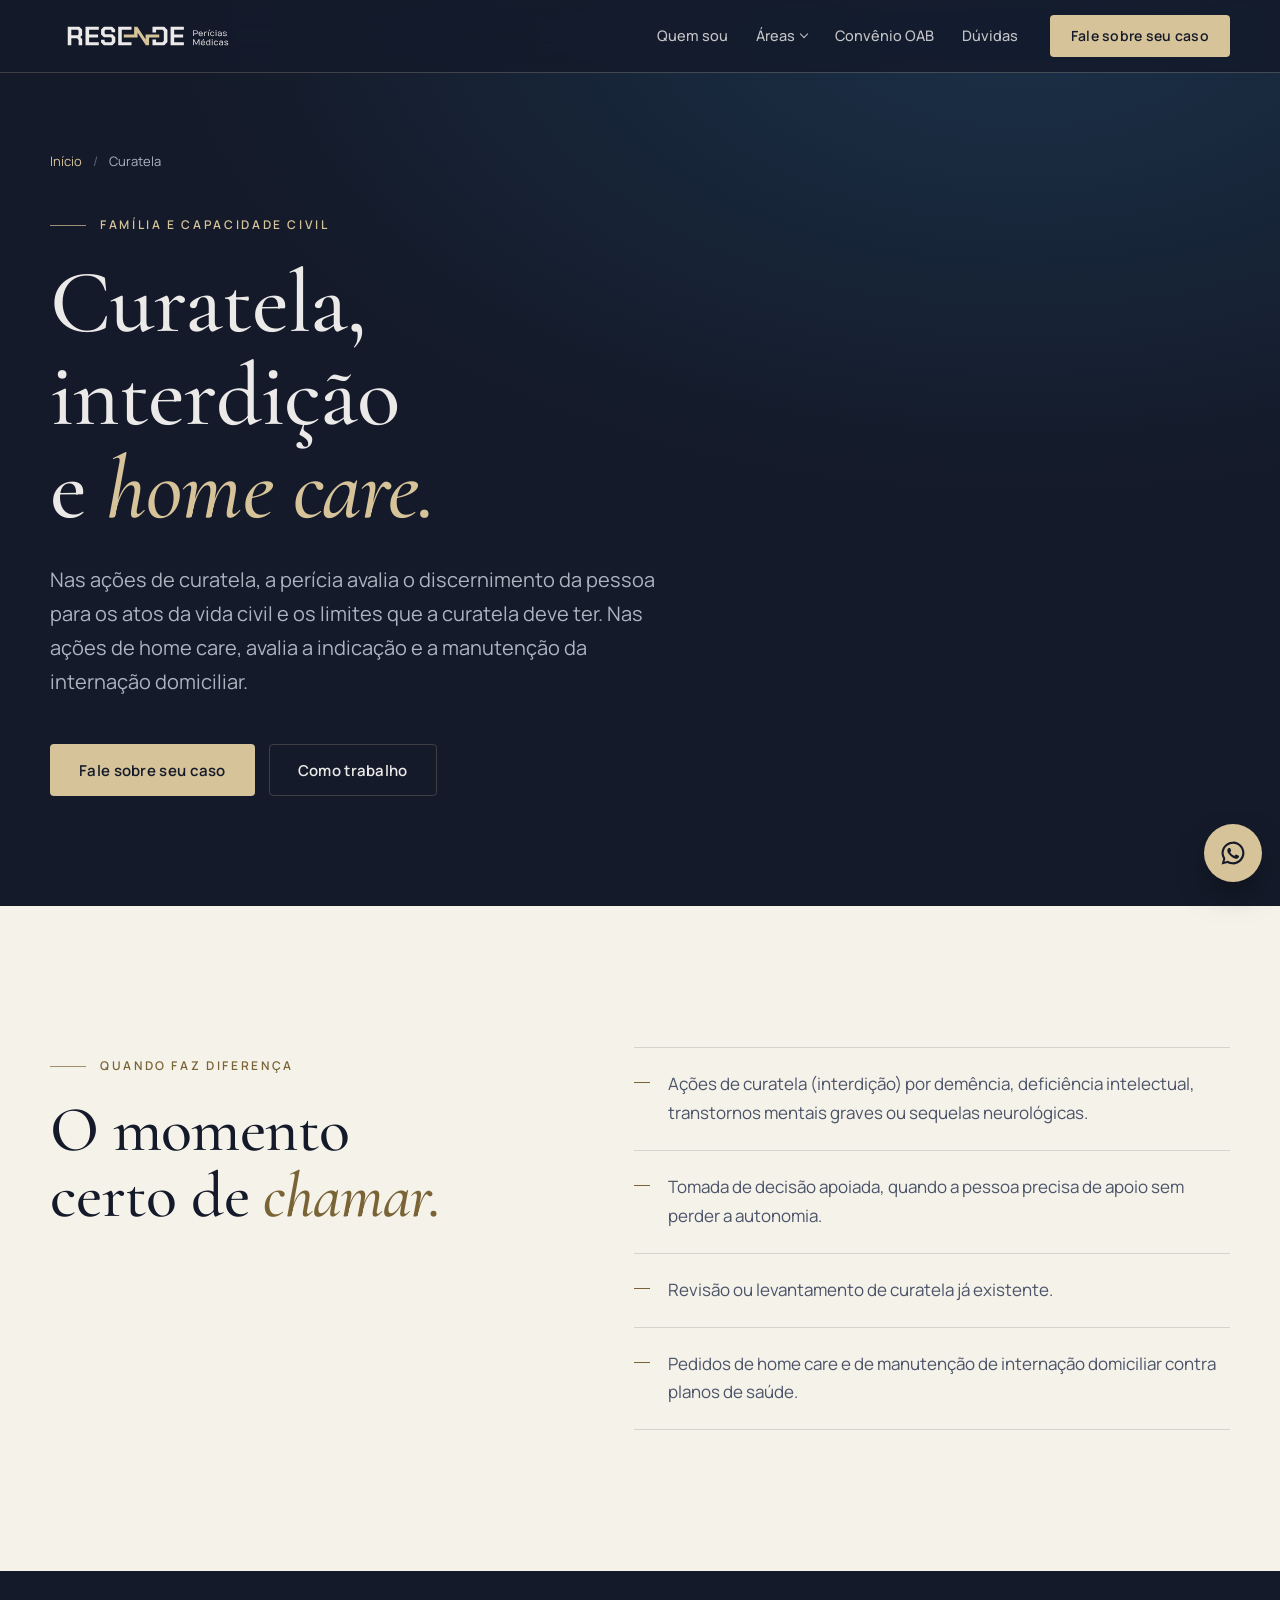
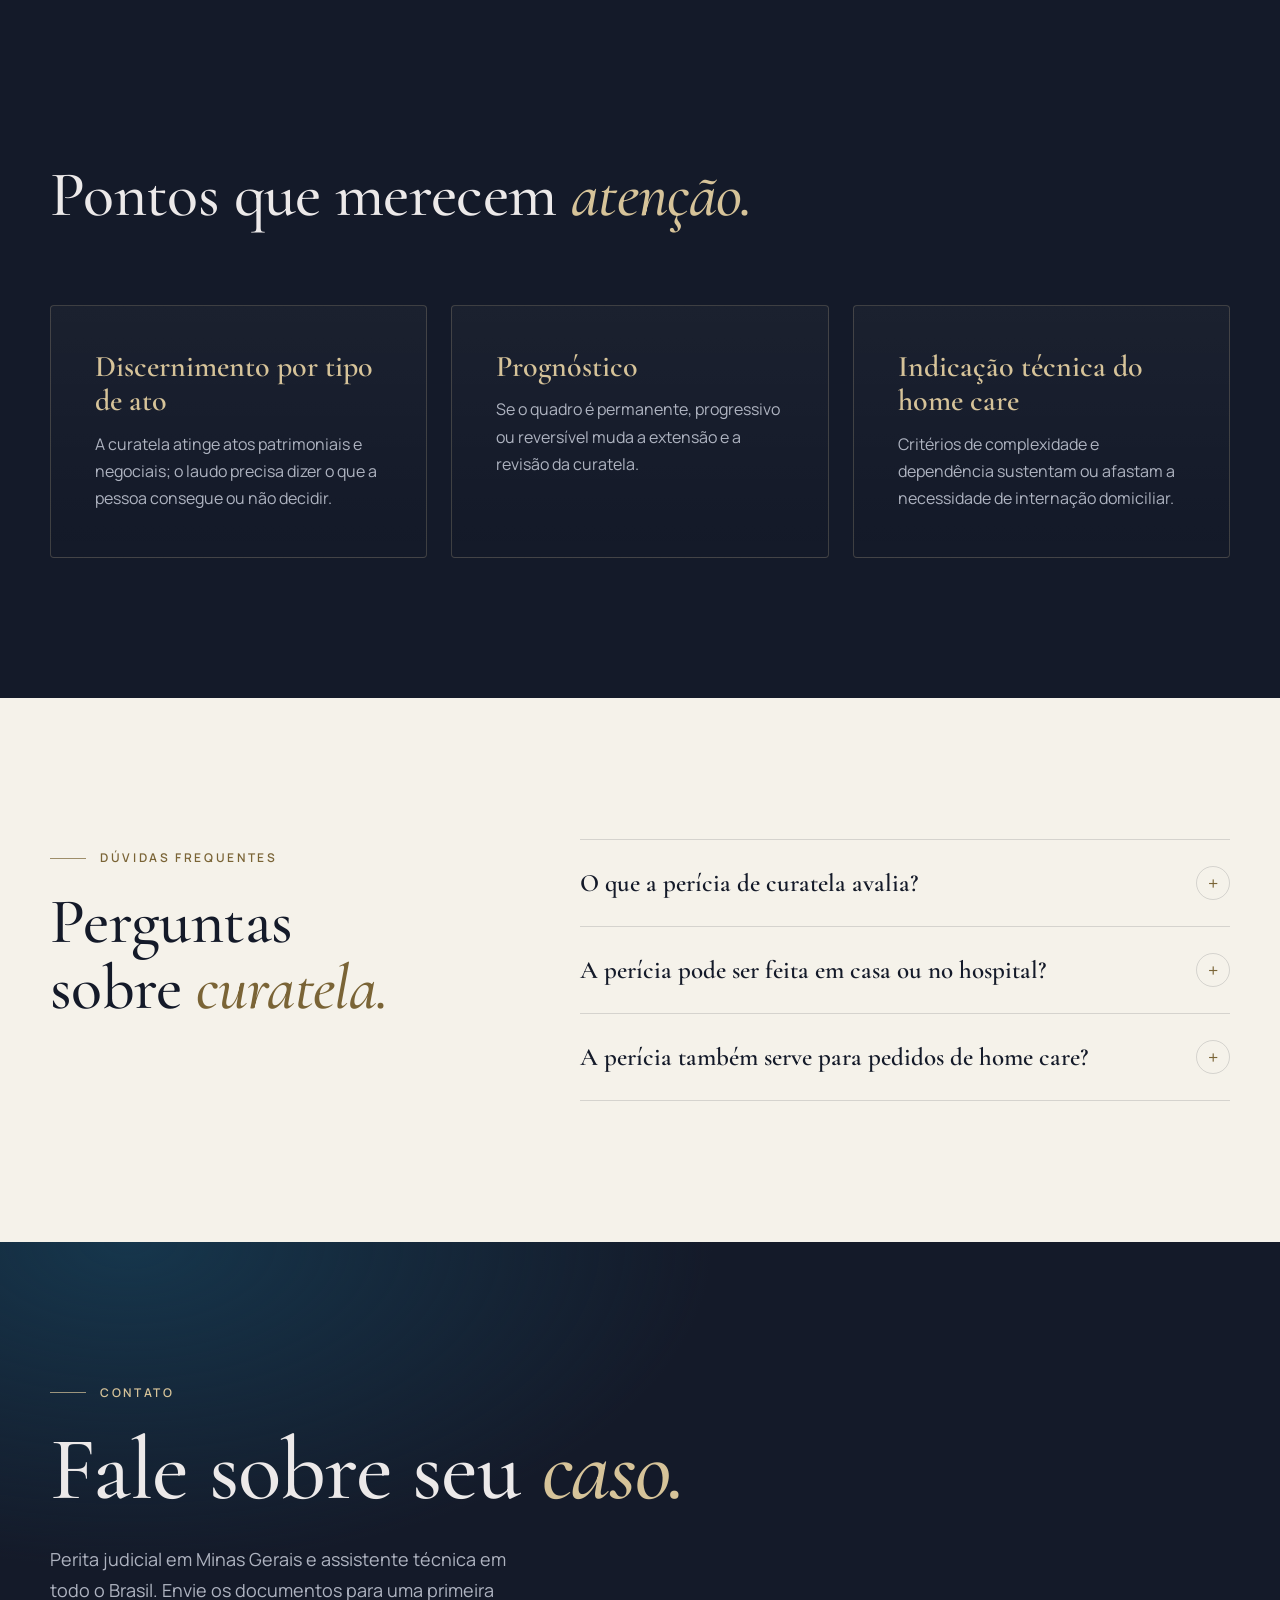
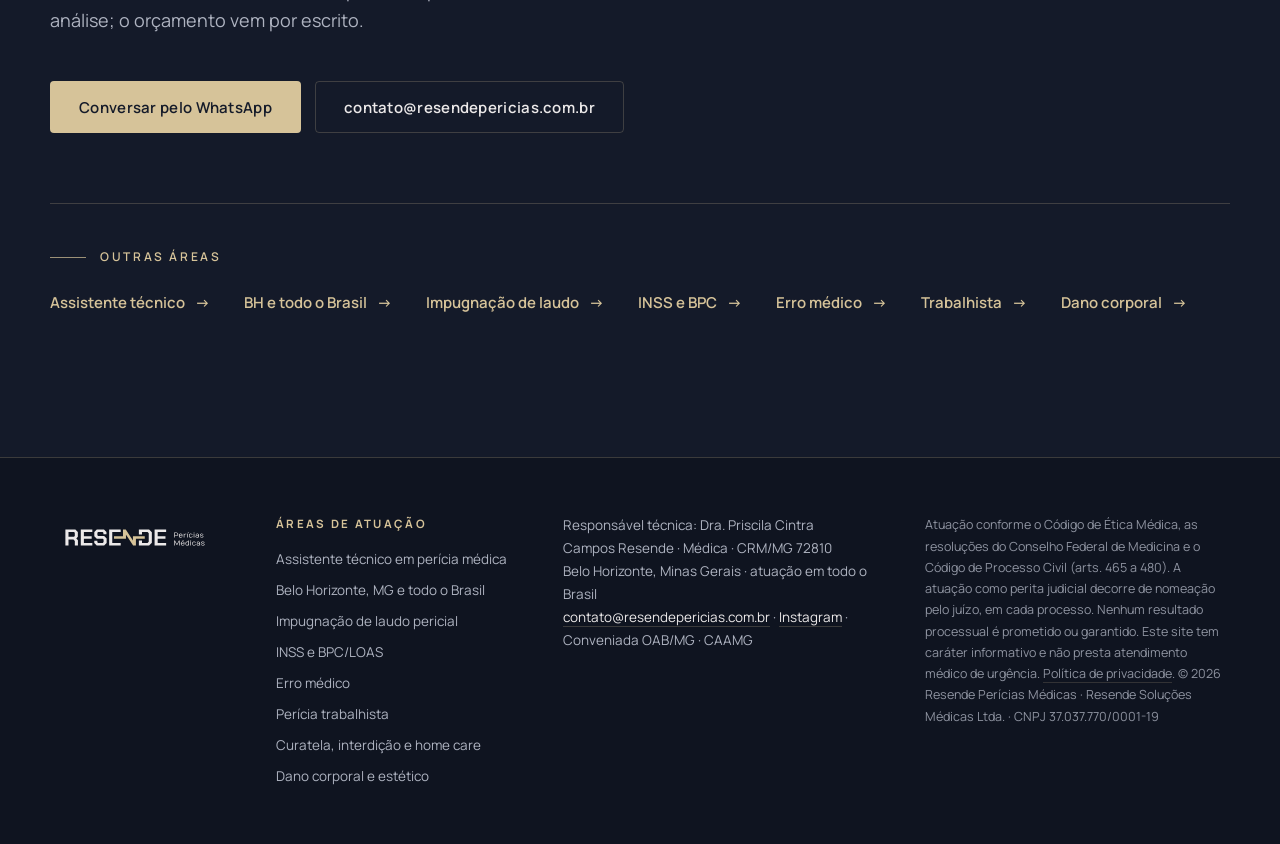
<file: pericia-curatela-interdicao/index.html>
<!doctype html>
<html lang="pt-BR">
<head>
  <meta charset="utf-8">
  <meta name="viewport" content="width=device-width, initial-scale=1">
  <title>Perícia Médica em Curatela e Interdição | Resende Perícias Médicas</title>
  <meta name="description" content="Perícia e assistência técnica em ações de curatela, interdição e tomada de decisão apoiada: avaliação do discernimento para os atos da vida civil. Também home care.">
  <meta name="theme-color" content="#141A29">
  <link rel="canonical" href="https://resendepericias.com.br/pericia-curatela-interdicao/">
  <meta property="og:type" content="article">
  <meta property="og:locale" content="pt_BR">
  <meta property="og:site_name" content="Resende Perícias Médicas">
  <meta property="og:title" content="Perícia Médica em Curatela e Interdição | Resende Perícias Médicas">
  <meta property="og:description" content="Perícia e assistência técnica em ações de curatela, interdição e tomada de decisão apoiada: avaliação do discernimento para os atos da vida civil. Também home care.">
  <meta property="og:url" content="https://resendepericias.com.br/pericia-curatela-interdicao/">
  <meta property="og:image" content="https://resendepericias.com.br/assets/img/compartilhar.jpg">
  <link rel="icon" href="/assets/marca/favicon.svg" type="image/svg+xml">
  <link rel="apple-touch-icon" href="/assets/marca/icone-180.png">
  <link rel="preconnect" href="https://fonts.googleapis.com">
  <link rel="preconnect" href="https://fonts.gstatic.com" crossorigin>
  <link href="https://fonts.googleapis.com/css2?family=Cormorant+Garamond:ital,wght@0,500;0,600;1,500;1,600&family=Manrope:wght@400;500;600;700&display=swap" rel="stylesheet">
  <link rel="stylesheet" href="/assets/css/site.css">
  <script type="application/ld+json">
{
  "@context": "https://schema.org",
  "@graph": [
    {
      "@type": "Service",
      "name": "Curatela, interdição e home care.",
      "serviceType": "Família e capacidade civil",
      "description": "Perícia e assistência técnica em ações de curatela, interdição e tomada de decisão apoiada: avaliação do discernimento para os atos da vida civil. Também home care.",
      "url": "https://resendepericias.com.br/pericia-curatela-interdicao/",
      "areaServed": [
        {
          "@type": "State",
          "name": "Minas Gerais"
        },
        {
          "@type": "Country",
          "name": "Brasil"
        }
      ],
      "provider": {
        "@id": "https://resendepericias.com.br/#empresa"
      }
    },
    {
      "@type": "BreadcrumbList",
      "itemListElement": [
        {
          "@type": "ListItem",
          "position": 1,
          "name": "Início",
          "item": "https://resendepericias.com.br/"
        },
        {
          "@type": "ListItem",
          "position": 2,
          "name": "Curatela, interdição e home care.",
          "item": "https://resendepericias.com.br/pericia-curatela-interdicao/"
        }
      ]
    },
    {
      "@type": "FAQPage",
      "mainEntity": [
        {
          "@type": "Question",
          "name": "O que a perícia de curatela avalia?",
          "acceptedAnswer": {
            "@type": "Answer",
            "text": "Avalia se a pessoa tem discernimento para os atos da vida civil, especialmente os de natureza patrimonial e negocial, e se a condição é permanente ou pode melhorar."
          }
        },
        {
          "@type": "Question",
          "name": "A perícia pode ser feita em casa ou no hospital?",
          "acceptedAnswer": {
            "@type": "Answer",
            "text": "Sim, quando a pessoa não pode se deslocar. A forma do exame segue a determinação do juízo."
          }
        },
        {
          "@type": "Question",
          "name": "A perícia também serve para pedidos de home care?",
          "acceptedAnswer": {
            "@type": "Answer",
            "text": "Sim. A análise técnica avalia se há indicação de internação domiciliar e quais recursos são necessários."
          }
        }
      ]
    }
  ]
}
  </script>
</head>
<body>
  <a class="pular" href="#conteudo">Pular para o conteúdo</a>
  <header class="topo rolou" data-topo>
    <div class="topo__faixa envelope">
      <a class="topo__marca" href="/" aria-label="Resende Perícias Médicas, página inicial">
        <img src="/assets/marca/logo-claro.svg" alt="Resende Perícias Médicas" width="210" height="58">
      </a>
      <nav class="topo__nav" aria-label="Seções">
        <a href="/#sobre">Quem sou</a>
        <div class="topo__grupo">
          <button class="topo__abrir" type="button" aria-haspopup="true">Áreas</button>
          <div class="topo__painel">
            <a href="/assistente-tecnico-pericia-medica/">Assistente técnico em perícia médica</a>
            <a href="/pericia-medica-belo-horizonte/">Belo Horizonte, MG e todo o Brasil</a>
            <a href="/impugnacao-laudo-pericial/">Impugnação de laudo pericial</a>
            <a href="/pericia-inss-bpc/">INSS e BPC/LOAS</a>
            <a href="/pericia-erro-medico/">Erro médico</a>
            <a href="/pericia-trabalhista/">Perícia trabalhista</a>
            <a href="/pericia-curatela-interdicao/">Curatela, interdição e home care</a>
            <a href="/dano-corporal-estetico/">Dano corporal e estético</a>
          </div>
        </div>
        <a href="/#convenio">Convênio OAB</a>
        <a href="/#duvidas">Dúvidas</a>
      </nav>
      <a class="botao botao--ouro botao--pequeno topo__cta" href="#contato">Fale sobre seu caso</a>
      <button class="topo__menu" type="button" aria-expanded="false" aria-controls="menu-movel" data-menu>
        <span></span><span></span><span class="sr">Abrir menu</span>
      </button>
    </div>
    <nav class="menu-movel" id="menu-movel" aria-label="Seções" hidden>
      <a href="/">Início</a>
      <a href="/#sobre">Quem sou</a>
      <p class="menu-movel__titulo">Áreas</p>
      <div class="menu-movel__areas">
        <a href="/assistente-tecnico-pericia-medica/">Assistente técnico em perícia médica</a>
        <a href="/pericia-medica-belo-horizonte/">Belo Horizonte, MG e todo o Brasil</a>
        <a href="/impugnacao-laudo-pericial/">Impugnação de laudo pericial</a>
        <a href="/pericia-inss-bpc/">INSS e BPC/LOAS</a>
        <a href="/pericia-erro-medico/">Erro médico</a>
        <a href="/pericia-trabalhista/">Perícia trabalhista</a>
        <a href="/pericia-curatela-interdicao/">Curatela, interdição e home care</a>
        <a href="/dano-corporal-estetico/">Dano corporal e estético</a>
      </div>
      <a href="/#convenio">Convênio OAB</a>
      <a href="#contato" class="botao botao--ouro">Fale sobre seu caso</a>
    </nav>
  </header>

  <main id="conteudo">
    <section class="area-capa">
      <div class="envelope">
        <nav class="migalhas" aria-label="Você está em"><a href="/">Início</a> <span aria-hidden="true">/</span> <span>Curatela</span></nav>
        <p class="sobretitulo revelar">Família e capacidade civil</p>
        <h1 class="titulo titulo--claro titulo--grande revelar">Curatela, interdição e <em>home care.</em></h1>
        <p class="area-capa__lead revelar">Nas ações de curatela, a perícia avalia o discernimento da pessoa para os atos da vida civil e os limites que a curatela deve ter. Nas ações de home care, avalia a indicação e a manutenção da internação domiciliar.</p>
        <div class="capa__acoes area-capa__acoes revelar">
          <a class="botao botao--ouro" href="#contato">Fale sobre seu caso</a>
          <a class="botao botao--linha" href="/#metodo">Como trabalho</a>
        </div>
      </div>
    </section>

    <section class="secao secao--papel">
      <div class="area-texto envelope">
        <div>
          <p class="sobretitulo sobretitulo--escuro revelar">Quando faz diferença</p>
          <h2 class="titulo revelar">O momento certo de <em>chamar.</em></h2>
        </div>
        <ul class="area-lista revelar">
            <li>Ações de curatela (interdição) por demência, deficiência intelectual, transtornos mentais graves ou sequelas neurológicas.</li>
            <li>Tomada de decisão apoiada, quando a pessoa precisa de apoio sem perder a autonomia.</li>
            <li>Revisão ou levantamento de curatela já existente.</li>
            <li>Pedidos de home care e de manutenção de internação domiciliar contra planos de saúde.</li>
        </ul>
      </div>
    </section>

    <section class="secao secao--noite">
      <div class="envelope">
        <div class="cabeca-secao">
          <p class="sobretitulo revelar">O que costuma decidir</p>
          <h2 class="titulo titulo--claro revelar">Pontos que merecem <em>atenção.</em></h2>
        </div>
        <ul class="area-pontos">
          <li class="revelar">
            <h3>Discernimento por tipo de ato</h3>
            <p>A curatela atinge atos patrimoniais e negociais; o laudo precisa dizer o que a pessoa consegue ou não decidir.</p>
          </li>
          <li class="revelar">
            <h3>Prognóstico</h3>
            <p>Se o quadro é permanente, progressivo ou reversível muda a extensão e a revisão da curatela.</p>
          </li>
          <li class="revelar">
            <h3>Indicação técnica do home care</h3>
            <p>Critérios de complexidade e dependência sustentam ou afastam a necessidade de internação domiciliar.</p>
          </li>
        </ul>
      </div>
    </section>

    <section class="secao secao--papel">
      <div class="duvidas envelope" style="padding-top:0;border-top:0">
        <div class="duvidas__cabeca">
          <p class="sobretitulo sobretitulo--escuro revelar">Dúvidas frequentes</p>
          <h2 class="titulo revelar">Perguntas sobre <em>curatela.</em></h2>
        </div>
        <div class="duvidas__lista">
          <details class="revelar">
            <summary>O que a perícia de curatela avalia?</summary>
            <p>Avalia se a pessoa tem discernimento para os atos da vida civil, especialmente os de natureza patrimonial e negocial, e se a condição é permanente ou pode melhorar.</p>
          </details>
          <details class="revelar">
            <summary>A perícia pode ser feita em casa ou no hospital?</summary>
            <p>Sim, quando a pessoa não pode se deslocar. A forma do exame segue a determinação do juízo.</p>
          </details>
          <details class="revelar">
            <summary>A perícia também serve para pedidos de home care?</summary>
            <p>Sim. A análise técnica avalia se há indicação de internação domiciliar e quais recursos são necessários.</p>
          </details>
        </div>
      </div>
    </section>

    <section class="contato" id="contato">
      <div class="envelope area-contato">
        <p class="sobretitulo revelar">Contato</p>
        <h2 class="titulo titulo--claro titulo--grande revelar">Fale sobre seu <em>caso.</em></h2>
        <p class="contato__lead revelar">Perita judicial em Minas Gerais e assistente técnica em todo o Brasil. Envie os documentos para uma primeira análise; o orçamento vem por escrito.</p>
        <div class="capa__acoes revelar">
          <a class="botao botao--ouro" href="https://wa.me/5531971087909?text=Ol%C3%A1%2C%20Dra.%20Priscila.%20Vim%20pelo%20site%20e%20gostaria%20de%20falar%20sobre%20um%20caso%20de%20curatela." target="_blank" rel="noopener">Conversar pelo WhatsApp</a>
          <a class="botao botao--linha" href="mailto:contato@resendepericias.com.br">contato@resendepericias.com.br</a>
        </div>
        <div class="area-outras revelar">
          <p class="sobretitulo">Outras áreas</p>
          <ul>
          <li><a class="link-seta" href="/assistente-tecnico-pericia-medica/">Assistente técnico</a></li>
          <li><a class="link-seta" href="/pericia-medica-belo-horizonte/">BH e todo o Brasil</a></li>
          <li><a class="link-seta" href="/impugnacao-laudo-pericial/">Impugnação de laudo</a></li>
          <li><a class="link-seta" href="/pericia-inss-bpc/">INSS e BPC</a></li>
          <li><a class="link-seta" href="/pericia-erro-medico/">Erro médico</a></li>
          <li><a class="link-seta" href="/pericia-trabalhista/">Trabalhista</a></li>
          <li><a class="link-seta" href="/dano-corporal-estetico/">Dano corporal</a></li>
          </ul>
        </div>
      </div>
    </section>
  </main>

  <footer class="rodape">
    <div class="rodape__grade envelope">
      <img src="/assets/marca/logo-claro.svg" alt="Resende Perícias Médicas" width="190" height="52">
      <nav class="rodape__areas" aria-label="Áreas de atuação">
        <p>Áreas de atuação</p>
        <ul>
          <li><a href="/assistente-tecnico-pericia-medica/">Assistente técnico em perícia médica</a></li>
          <li><a href="/pericia-medica-belo-horizonte/">Belo Horizonte, MG e todo o Brasil</a></li>
          <li><a href="/impugnacao-laudo-pericial/">Impugnação de laudo pericial</a></li>
          <li><a href="/pericia-inss-bpc/">INSS e BPC/LOAS</a></li>
          <li><a href="/pericia-erro-medico/">Erro médico</a></li>
          <li><a href="/pericia-trabalhista/">Perícia trabalhista</a></li>
          <li><a href="/pericia-curatela-interdicao/">Curatela, interdição e home care</a></li>
          <li><a href="/dano-corporal-estetico/">Dano corporal e estético</a></li>
        </ul>
      </nav>
      <p>
        Responsável técnica: Dra. Priscila Cintra Campos Resende · Médica · CRM/MG 72810<br>
        Belo Horizonte, Minas Gerais · atuação em todo o Brasil<br>
        <a href="mailto:contato@resendepericias.com.br">contato@resendepericias.com.br</a> ·
        <a href="https://www.instagram.com/resendepericiasmedicas/" target="_blank" rel="noopener">Instagram</a> ·
        Conveniada OAB/MG · CAAMG
      </p>
      <p class="rodape__legal">
        Atuação conforme o Código de Ética Médica, as resoluções do Conselho Federal de Medicina e o Código de Processo Civil
        (arts. 465 a 480). A atuação como perita judicial decorre de nomeação pelo juízo, em cada processo.
        Nenhum resultado processual é prometido ou garantido. Este site tem caráter informativo e não presta atendimento
        médico de urgência. <a href="/privacidade/">Política de privacidade</a>.
        © <span data-ano>2026</span> Resende Perícias Médicas · Resende Soluções Médicas Ltda. · CNPJ 37.037.770/0001-19
      </p>
    </div>
  </footer>

  <a class="flutuante" href="https://wa.me/5531971087909" target="_blank" rel="noopener" aria-label="Conversar pelo WhatsApp">
    <svg viewBox="0 0 32 32" aria-hidden="true"><path d="M16 3a13 13 0 0 0-11.2 19.6L3 29l6.6-1.7A13 13 0 1 0 16 3Zm0 23.6a10.6 10.6 0 0 1-5.4-1.5l-.4-.2-3.9 1 1-3.8-.3-.4A10.6 10.6 0 1 1 16 26.6Zm5.8-7.9c-.3-.2-1.9-.9-2.2-1s-.5-.2-.7.2-.8 1-1 1.2-.4.2-.7 0a8.7 8.7 0 0 1-4.3-3.8c-.3-.6.3-.5.9-1.7a.6.6 0 0 0 0-.5l-1-2.4c-.3-.6-.5-.5-.7-.5h-.6a1.2 1.2 0 0 0-.9.4 3.7 3.7 0 0 0-1.1 2.7 6.4 6.4 0 0 0 1.3 3.4 14.6 14.6 0 0 0 5.6 5c2.1.9 2.9 1 4 .8a3.4 3.4 0 0 0 2.2-1.6 2.8 2.8 0 0 0 .2-1.6c-.1-.1-.3-.2-.6-.4Z"/></svg>
  </a>

  <script src="/assets/js/site.js" defer></script>
</body>
</html>
</file>
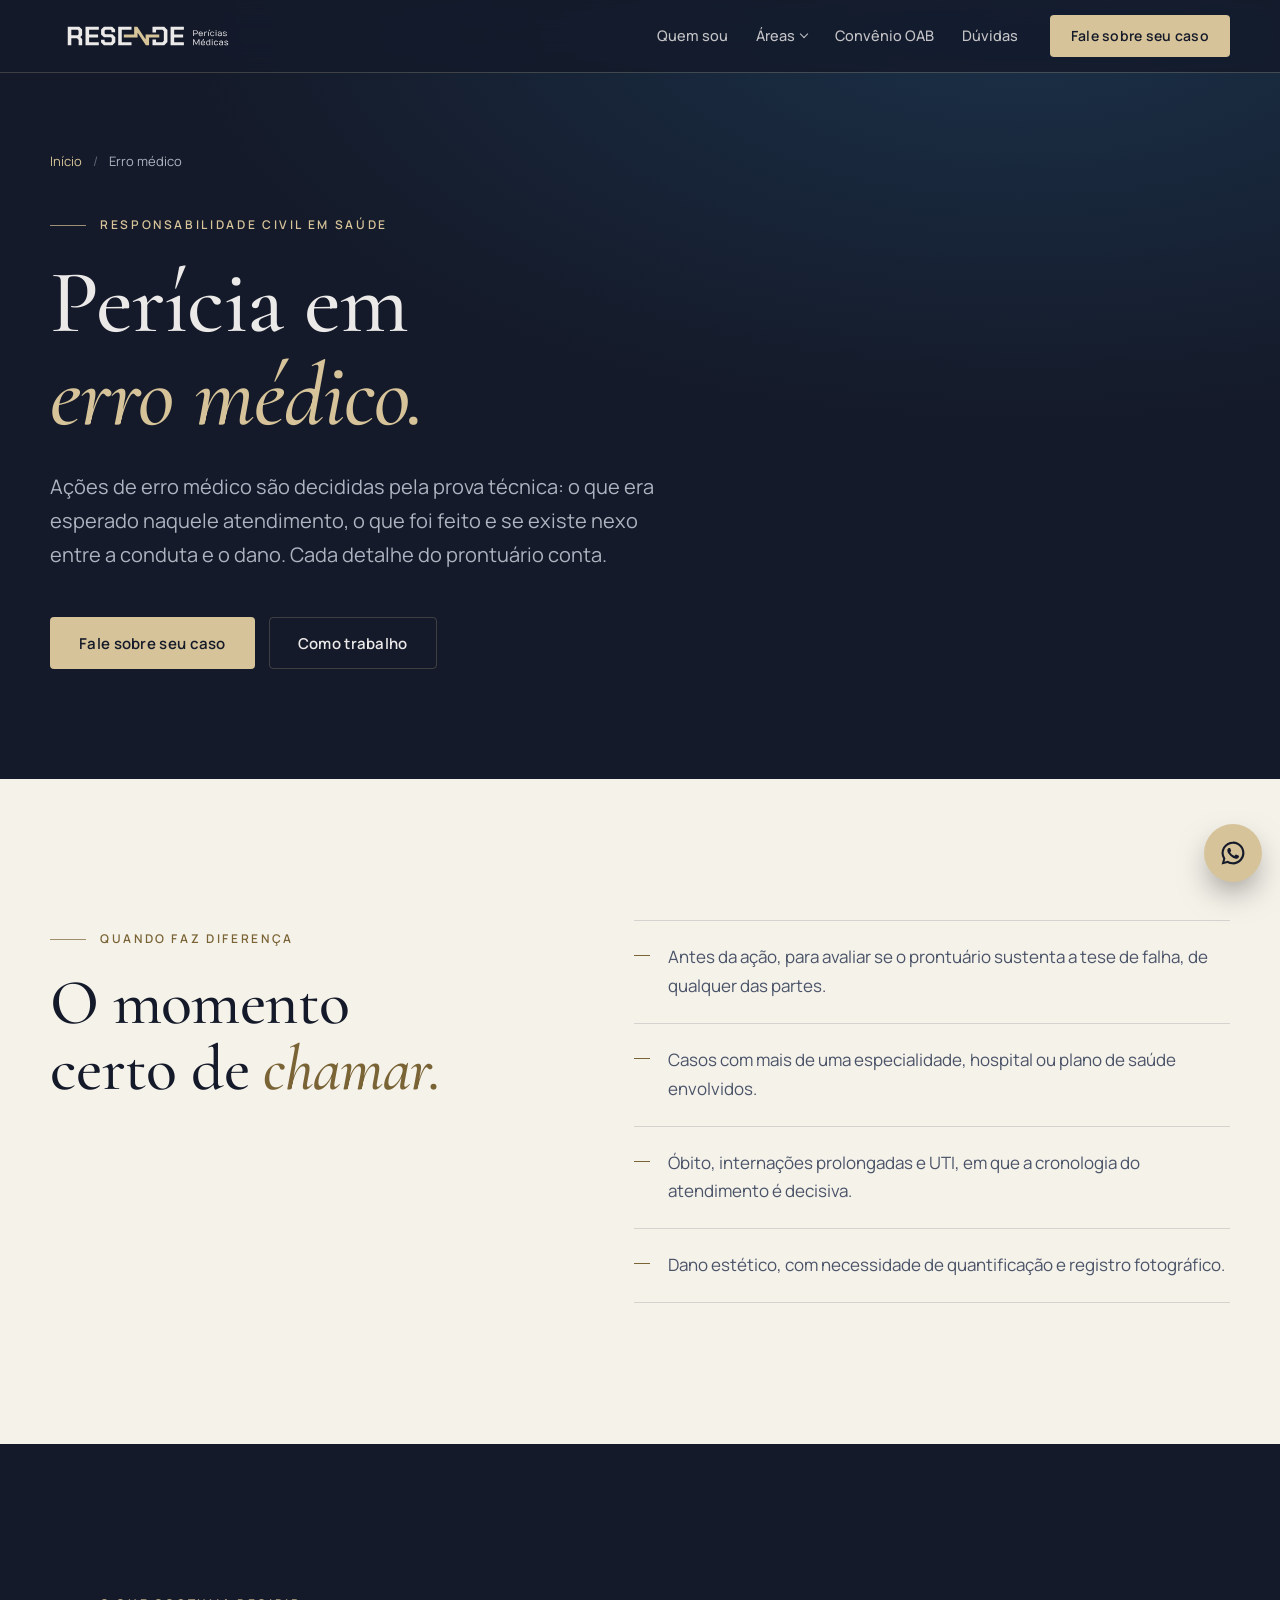
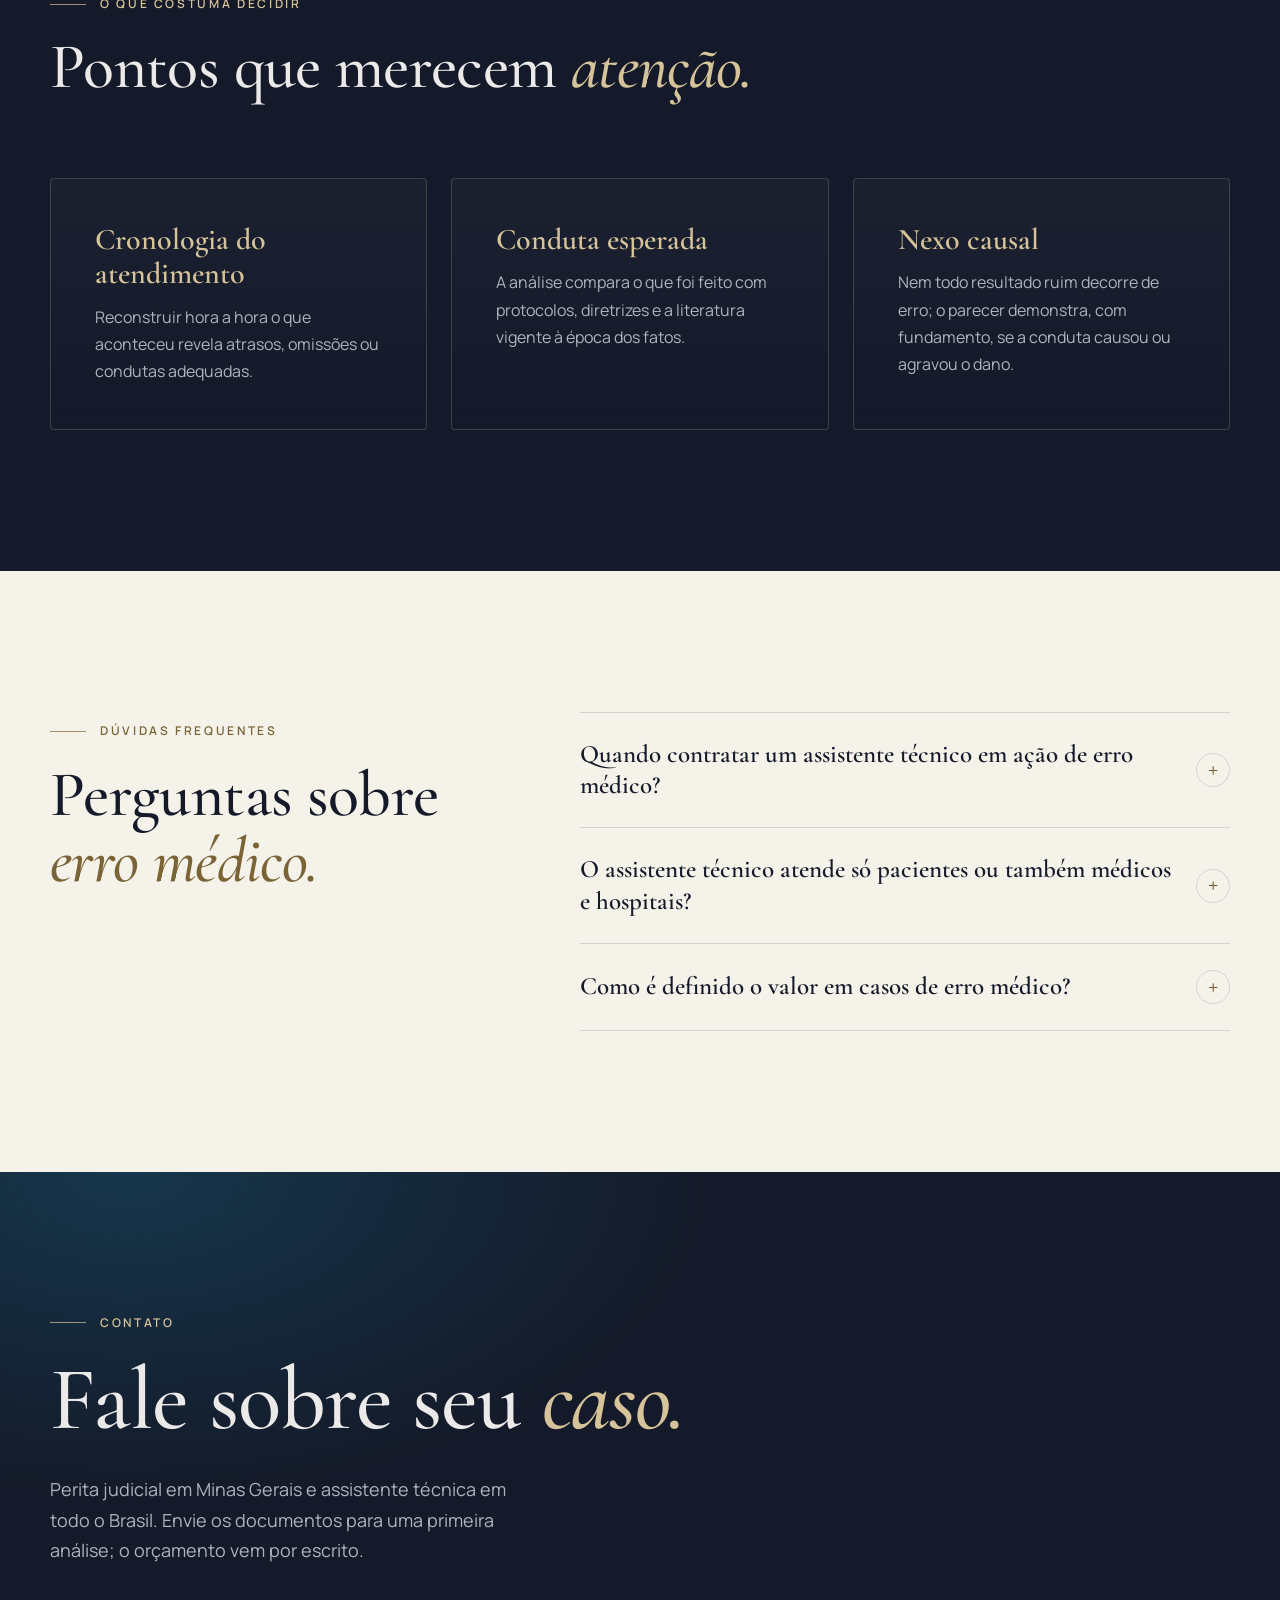
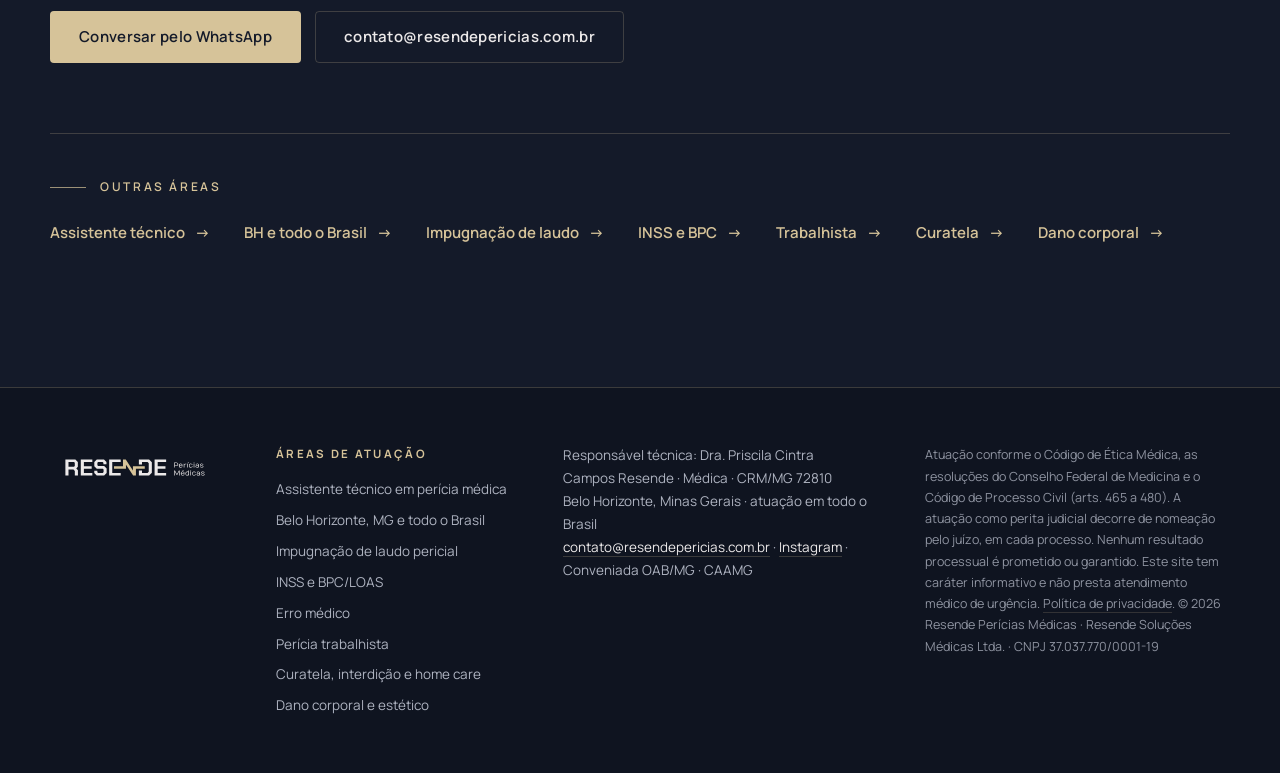
<file: pericia-erro-medico/index.html>
<!doctype html>
<html lang="pt-BR">
<head>
  <meta charset="utf-8">
  <meta name="viewport" content="width=device-width, initial-scale=1">
  <title>Perícia em Erro Médico: Assistente Técnico | Resende Perícias Médicas</title>
  <meta name="description" content="Assistência técnica em ações de erro médico e responsabilidade civil em saúde: nexo entre conduta e dano, falha de diagnóstico, dano estético e óbito. Atuação em todo o Brasil.">
  <meta name="theme-color" content="#141A29">
  <link rel="canonical" href="https://resendepericias.com.br/pericia-erro-medico/">
  <meta property="og:type" content="article">
  <meta property="og:locale" content="pt_BR">
  <meta property="og:site_name" content="Resende Perícias Médicas">
  <meta property="og:title" content="Perícia em Erro Médico: Assistente Técnico | Resende Perícias Médicas">
  <meta property="og:description" content="Assistência técnica em ações de erro médico e responsabilidade civil em saúde: nexo entre conduta e dano, falha de diagnóstico, dano estético e óbito. Atuação em todo o Brasil.">
  <meta property="og:url" content="https://resendepericias.com.br/pericia-erro-medico/">
  <meta property="og:image" content="https://resendepericias.com.br/assets/img/compartilhar.jpg">
  <link rel="icon" href="/assets/marca/favicon.svg" type="image/svg+xml">
  <link rel="apple-touch-icon" href="/assets/marca/icone-180.png">
  <link rel="preconnect" href="https://fonts.googleapis.com">
  <link rel="preconnect" href="https://fonts.gstatic.com" crossorigin>
  <link href="https://fonts.googleapis.com/css2?family=Cormorant+Garamond:ital,wght@0,500;0,600;1,500;1,600&family=Manrope:wght@400;500;600;700&display=swap" rel="stylesheet">
  <link rel="stylesheet" href="/assets/css/site.css">
  <script type="application/ld+json">
{
  "@context": "https://schema.org",
  "@graph": [
    {
      "@type": "Service",
      "name": "Perícia em erro médico.",
      "serviceType": "Responsabilidade civil em saúde",
      "description": "Assistência técnica em ações de erro médico e responsabilidade civil em saúde: nexo entre conduta e dano, falha de diagnóstico, dano estético e óbito. Atuação em todo o Brasil.",
      "url": "https://resendepericias.com.br/pericia-erro-medico/",
      "areaServed": [
        {
          "@type": "State",
          "name": "Minas Gerais"
        },
        {
          "@type": "Country",
          "name": "Brasil"
        }
      ],
      "provider": {
        "@id": "https://resendepericias.com.br/#empresa"
      }
    },
    {
      "@type": "BreadcrumbList",
      "itemListElement": [
        {
          "@type": "ListItem",
          "position": 1,
          "name": "Início",
          "item": "https://resendepericias.com.br/"
        },
        {
          "@type": "ListItem",
          "position": 2,
          "name": "Perícia em erro médico.",
          "item": "https://resendepericias.com.br/pericia-erro-medico/"
        }
      ]
    },
    {
      "@type": "FAQPage",
      "mainEntity": [
        {
          "@type": "Question",
          "name": "Quando contratar um assistente técnico em ação de erro médico?",
          "acceptedAnswer": {
            "@type": "Answer",
            "text": "O ideal é antes do ajuizamento, com a análise de viabilidade do prontuário. Durante o processo, o assistente formula quesitos, acompanha a perícia e apresenta parecer sobre o laudo."
          }
        },
        {
          "@type": "Question",
          "name": "O assistente técnico atende só pacientes ou também médicos e hospitais?",
          "acceptedAnswer": {
            "@type": "Answer",
            "text": "Atende qualquer das partes: pacientes e familiares, médicos, hospitais e operadoras. O trabalho é sempre técnico e fundamentado."
          }
        },
        {
          "@type": "Question",
          "name": "Como é definido o valor em casos de erro médico?",
          "acceptedAnswer": {
            "@type": "Answer",
            "text": "Pelo volume de documentos, número de especialidades e de réus, e pela complexidade do caso. O orçamento é enviado por escrito, após a análise inicial."
          }
        }
      ]
    }
  ]
}
  </script>
</head>
<body>
  <a class="pular" href="#conteudo">Pular para o conteúdo</a>
  <header class="topo rolou" data-topo>
    <div class="topo__faixa envelope">
      <a class="topo__marca" href="/" aria-label="Resende Perícias Médicas, página inicial">
        <img src="/assets/marca/logo-claro.svg" alt="Resende Perícias Médicas" width="210" height="58">
      </a>
      <nav class="topo__nav" aria-label="Seções">
        <a href="/#sobre">Quem sou</a>
        <div class="topo__grupo">
          <button class="topo__abrir" type="button" aria-haspopup="true">Áreas</button>
          <div class="topo__painel">
            <a href="/assistente-tecnico-pericia-medica/">Assistente técnico em perícia médica</a>
            <a href="/pericia-medica-belo-horizonte/">Belo Horizonte, MG e todo o Brasil</a>
            <a href="/impugnacao-laudo-pericial/">Impugnação de laudo pericial</a>
            <a href="/pericia-inss-bpc/">INSS e BPC/LOAS</a>
            <a href="/pericia-erro-medico/">Erro médico</a>
            <a href="/pericia-trabalhista/">Perícia trabalhista</a>
            <a href="/pericia-curatela-interdicao/">Curatela, interdição e home care</a>
            <a href="/dano-corporal-estetico/">Dano corporal e estético</a>
          </div>
        </div>
        <a href="/#convenio">Convênio OAB</a>
        <a href="/#duvidas">Dúvidas</a>
      </nav>
      <a class="botao botao--ouro botao--pequeno topo__cta" href="#contato">Fale sobre seu caso</a>
      <button class="topo__menu" type="button" aria-expanded="false" aria-controls="menu-movel" data-menu>
        <span></span><span></span><span class="sr">Abrir menu</span>
      </button>
    </div>
    <nav class="menu-movel" id="menu-movel" aria-label="Seções" hidden>
      <a href="/">Início</a>
      <a href="/#sobre">Quem sou</a>
      <p class="menu-movel__titulo">Áreas</p>
      <div class="menu-movel__areas">
        <a href="/assistente-tecnico-pericia-medica/">Assistente técnico em perícia médica</a>
        <a href="/pericia-medica-belo-horizonte/">Belo Horizonte, MG e todo o Brasil</a>
        <a href="/impugnacao-laudo-pericial/">Impugnação de laudo pericial</a>
        <a href="/pericia-inss-bpc/">INSS e BPC/LOAS</a>
        <a href="/pericia-erro-medico/">Erro médico</a>
        <a href="/pericia-trabalhista/">Perícia trabalhista</a>
        <a href="/pericia-curatela-interdicao/">Curatela, interdição e home care</a>
        <a href="/dano-corporal-estetico/">Dano corporal e estético</a>
      </div>
      <a href="/#convenio">Convênio OAB</a>
      <a href="#contato" class="botao botao--ouro">Fale sobre seu caso</a>
    </nav>
  </header>

  <main id="conteudo">
    <section class="area-capa">
      <div class="envelope">
        <nav class="migalhas" aria-label="Você está em"><a href="/">Início</a> <span aria-hidden="true">/</span> <span>Erro médico</span></nav>
        <p class="sobretitulo revelar">Responsabilidade civil em saúde</p>
        <h1 class="titulo titulo--claro titulo--grande revelar">Perícia em <em>erro médico.</em></h1>
        <p class="area-capa__lead revelar">Ações de erro médico são decididas pela prova técnica: o que era esperado naquele atendimento, o que foi feito e se existe nexo entre a conduta e o dano. Cada detalhe do prontuário conta.</p>
        <div class="capa__acoes area-capa__acoes revelar">
          <a class="botao botao--ouro" href="#contato">Fale sobre seu caso</a>
          <a class="botao botao--linha" href="/#metodo">Como trabalho</a>
        </div>
      </div>
    </section>

    <section class="secao secao--papel">
      <div class="area-texto envelope">
        <div>
          <p class="sobretitulo sobretitulo--escuro revelar">Quando faz diferença</p>
          <h2 class="titulo revelar">O momento certo de <em>chamar.</em></h2>
        </div>
        <ul class="area-lista revelar">
            <li>Antes da ação, para avaliar se o prontuário sustenta a tese de falha, de qualquer das partes.</li>
            <li>Casos com mais de uma especialidade, hospital ou plano de saúde envolvidos.</li>
            <li>Óbito, internações prolongadas e UTI, em que a cronologia do atendimento é decisiva.</li>
            <li>Dano estético, com necessidade de quantificação e registro fotográfico.</li>
        </ul>
      </div>
    </section>

    <section class="secao secao--noite">
      <div class="envelope">
        <div class="cabeca-secao">
          <p class="sobretitulo revelar">O que costuma decidir</p>
          <h2 class="titulo titulo--claro revelar">Pontos que merecem <em>atenção.</em></h2>
        </div>
        <ul class="area-pontos">
          <li class="revelar">
            <h3>Cronologia do atendimento</h3>
            <p>Reconstruir hora a hora o que aconteceu revela atrasos, omissões ou condutas adequadas.</p>
          </li>
          <li class="revelar">
            <h3>Conduta esperada</h3>
            <p>A análise compara o que foi feito com protocolos, diretrizes e a literatura vigente à época dos fatos.</p>
          </li>
          <li class="revelar">
            <h3>Nexo causal</h3>
            <p>Nem todo resultado ruim decorre de erro; o parecer demonstra, com fundamento, se a conduta causou ou agravou o dano.</p>
          </li>
        </ul>
      </div>
    </section>

    <section class="secao secao--papel">
      <div class="duvidas envelope" style="padding-top:0;border-top:0">
        <div class="duvidas__cabeca">
          <p class="sobretitulo sobretitulo--escuro revelar">Dúvidas frequentes</p>
          <h2 class="titulo revelar">Perguntas sobre <em>erro médico.</em></h2>
        </div>
        <div class="duvidas__lista">
          <details class="revelar">
            <summary>Quando contratar um assistente técnico em ação de erro médico?</summary>
            <p>O ideal é antes do ajuizamento, com a análise de viabilidade do prontuário. Durante o processo, o assistente formula quesitos, acompanha a perícia e apresenta parecer sobre o laudo.</p>
          </details>
          <details class="revelar">
            <summary>O assistente técnico atende só pacientes ou também médicos e hospitais?</summary>
            <p>Atende qualquer das partes: pacientes e familiares, médicos, hospitais e operadoras. O trabalho é sempre técnico e fundamentado.</p>
          </details>
          <details class="revelar">
            <summary>Como é definido o valor em casos de erro médico?</summary>
            <p>Pelo volume de documentos, número de especialidades e de réus, e pela complexidade do caso. O orçamento é enviado por escrito, após a análise inicial.</p>
          </details>
        </div>
      </div>
    </section>

    <section class="contato" id="contato">
      <div class="envelope area-contato">
        <p class="sobretitulo revelar">Contato</p>
        <h2 class="titulo titulo--claro titulo--grande revelar">Fale sobre seu <em>caso.</em></h2>
        <p class="contato__lead revelar">Perita judicial em Minas Gerais e assistente técnica em todo o Brasil. Envie os documentos para uma primeira análise; o orçamento vem por escrito.</p>
        <div class="capa__acoes revelar">
          <a class="botao botao--ouro" href="https://wa.me/5531971087909?text=Ol%C3%A1%2C%20Dra.%20Priscila.%20Vim%20pelo%20site%20e%20gostaria%20de%20falar%20sobre%20um%20caso%20de%20erro%20m%C3%A9dico." target="_blank" rel="noopener">Conversar pelo WhatsApp</a>
          <a class="botao botao--linha" href="mailto:contato@resendepericias.com.br">contato@resendepericias.com.br</a>
        </div>
        <div class="area-outras revelar">
          <p class="sobretitulo">Outras áreas</p>
          <ul>
          <li><a class="link-seta" href="/assistente-tecnico-pericia-medica/">Assistente técnico</a></li>
          <li><a class="link-seta" href="/pericia-medica-belo-horizonte/">BH e todo o Brasil</a></li>
          <li><a class="link-seta" href="/impugnacao-laudo-pericial/">Impugnação de laudo</a></li>
          <li><a class="link-seta" href="/pericia-inss-bpc/">INSS e BPC</a></li>
          <li><a class="link-seta" href="/pericia-trabalhista/">Trabalhista</a></li>
          <li><a class="link-seta" href="/pericia-curatela-interdicao/">Curatela</a></li>
          <li><a class="link-seta" href="/dano-corporal-estetico/">Dano corporal</a></li>
          </ul>
        </div>
      </div>
    </section>
  </main>

  <footer class="rodape">
    <div class="rodape__grade envelope">
      <img src="/assets/marca/logo-claro.svg" alt="Resende Perícias Médicas" width="190" height="52">
      <nav class="rodape__areas" aria-label="Áreas de atuação">
        <p>Áreas de atuação</p>
        <ul>
          <li><a href="/assistente-tecnico-pericia-medica/">Assistente técnico em perícia médica</a></li>
          <li><a href="/pericia-medica-belo-horizonte/">Belo Horizonte, MG e todo o Brasil</a></li>
          <li><a href="/impugnacao-laudo-pericial/">Impugnação de laudo pericial</a></li>
          <li><a href="/pericia-inss-bpc/">INSS e BPC/LOAS</a></li>
          <li><a href="/pericia-erro-medico/">Erro médico</a></li>
          <li><a href="/pericia-trabalhista/">Perícia trabalhista</a></li>
          <li><a href="/pericia-curatela-interdicao/">Curatela, interdição e home care</a></li>
          <li><a href="/dano-corporal-estetico/">Dano corporal e estético</a></li>
        </ul>
      </nav>
      <p>
        Responsável técnica: Dra. Priscila Cintra Campos Resende · Médica · CRM/MG 72810<br>
        Belo Horizonte, Minas Gerais · atuação em todo o Brasil<br>
        <a href="mailto:contato@resendepericias.com.br">contato@resendepericias.com.br</a> ·
        <a href="https://www.instagram.com/resendepericiasmedicas/" target="_blank" rel="noopener">Instagram</a> ·
        Conveniada OAB/MG · CAAMG
      </p>
      <p class="rodape__legal">
        Atuação conforme o Código de Ética Médica, as resoluções do Conselho Federal de Medicina e o Código de Processo Civil
        (arts. 465 a 480). A atuação como perita judicial decorre de nomeação pelo juízo, em cada processo.
        Nenhum resultado processual é prometido ou garantido. Este site tem caráter informativo e não presta atendimento
        médico de urgência. <a href="/privacidade/">Política de privacidade</a>.
        © <span data-ano>2026</span> Resende Perícias Médicas · Resende Soluções Médicas Ltda. · CNPJ 37.037.770/0001-19
      </p>
    </div>
  </footer>

  <a class="flutuante" href="https://wa.me/5531971087909" target="_blank" rel="noopener" aria-label="Conversar pelo WhatsApp">
    <svg viewBox="0 0 32 32" aria-hidden="true"><path d="M16 3a13 13 0 0 0-11.2 19.6L3 29l6.6-1.7A13 13 0 1 0 16 3Zm0 23.6a10.6 10.6 0 0 1-5.4-1.5l-.4-.2-3.9 1 1-3.8-.3-.4A10.6 10.6 0 1 1 16 26.6Zm5.8-7.9c-.3-.2-1.9-.9-2.2-1s-.5-.2-.7.2-.8 1-1 1.2-.4.2-.7 0a8.7 8.7 0 0 1-4.3-3.8c-.3-.6.3-.5.9-1.7a.6.6 0 0 0 0-.5l-1-2.4c-.3-.6-.5-.5-.7-.5h-.6a1.2 1.2 0 0 0-.9.4 3.7 3.7 0 0 0-1.1 2.7 6.4 6.4 0 0 0 1.3 3.4 14.6 14.6 0 0 0 5.6 5c2.1.9 2.9 1 4 .8a3.4 3.4 0 0 0 2.2-1.6 2.8 2.8 0 0 0 .2-1.6c-.1-.1-.3-.2-.6-.4Z"/></svg>
  </a>

  <script src="/assets/js/site.js" defer></script>
</body>
</html>
</file>
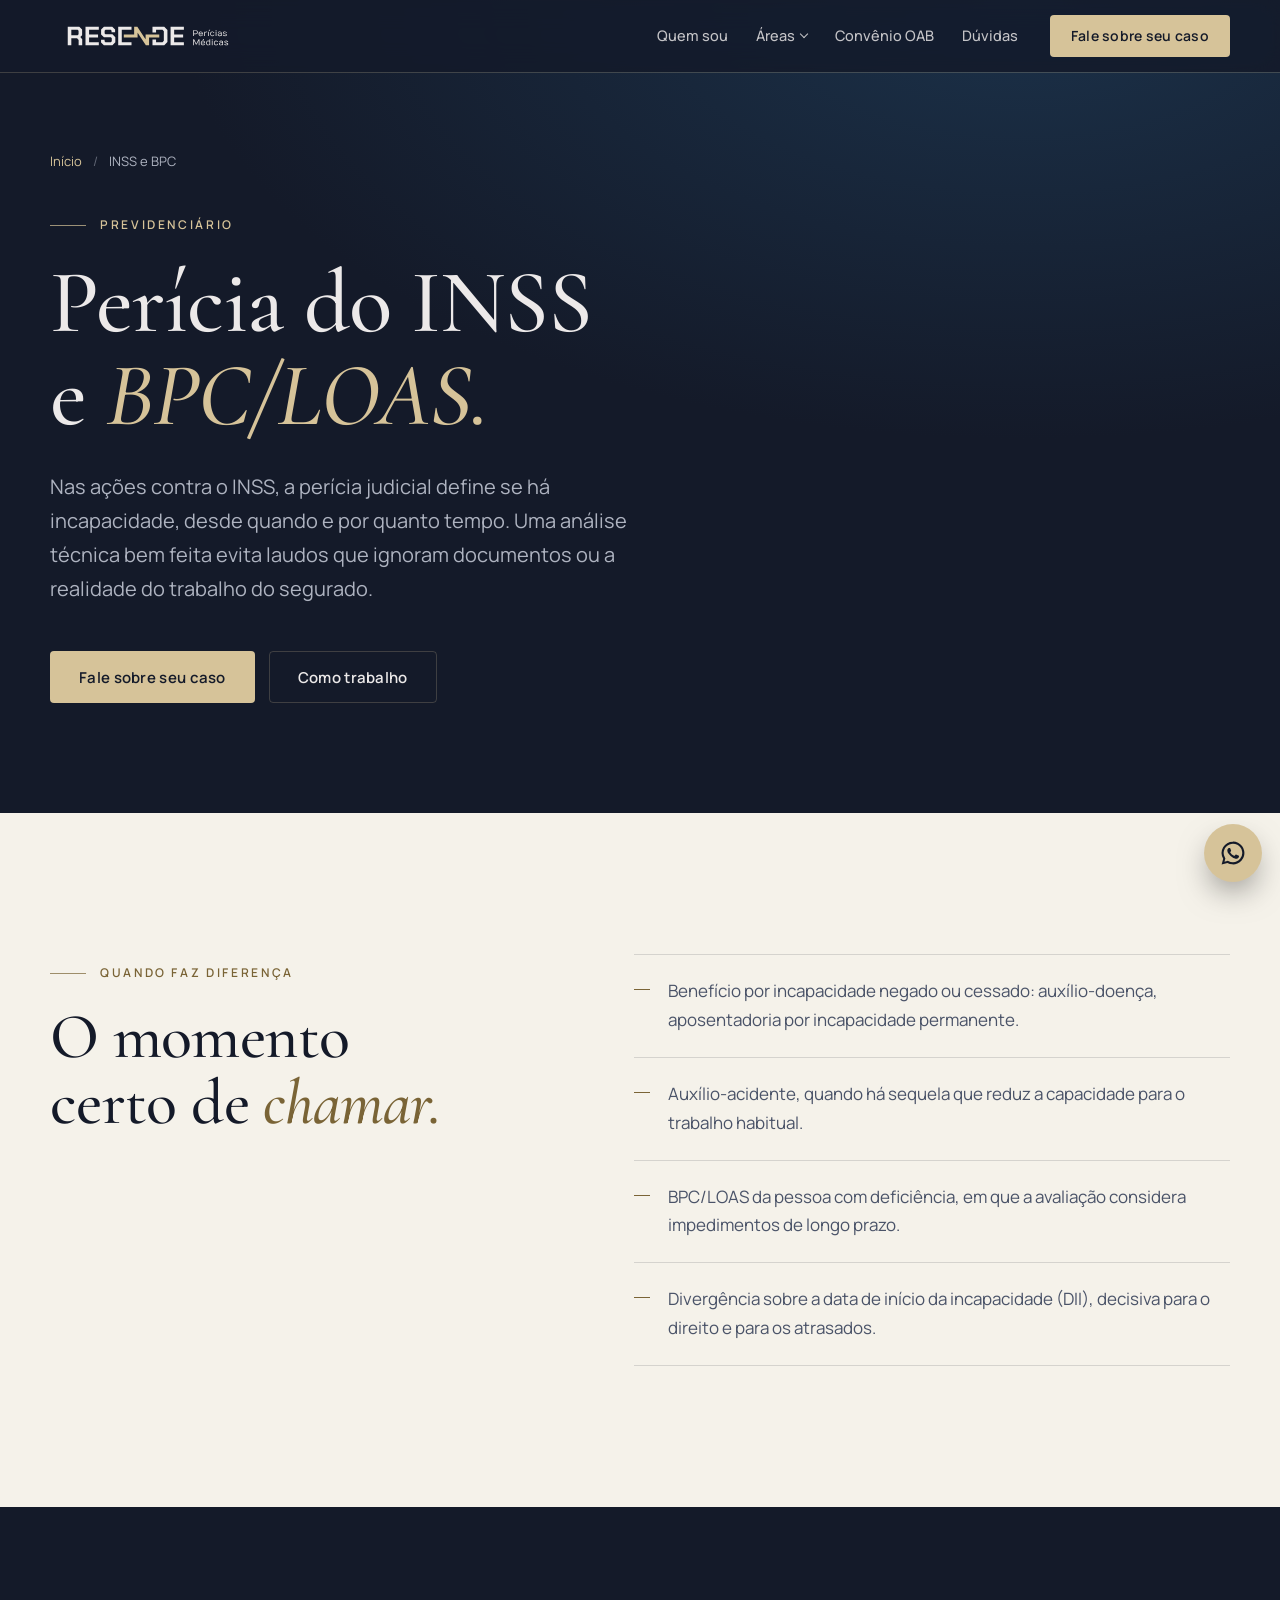
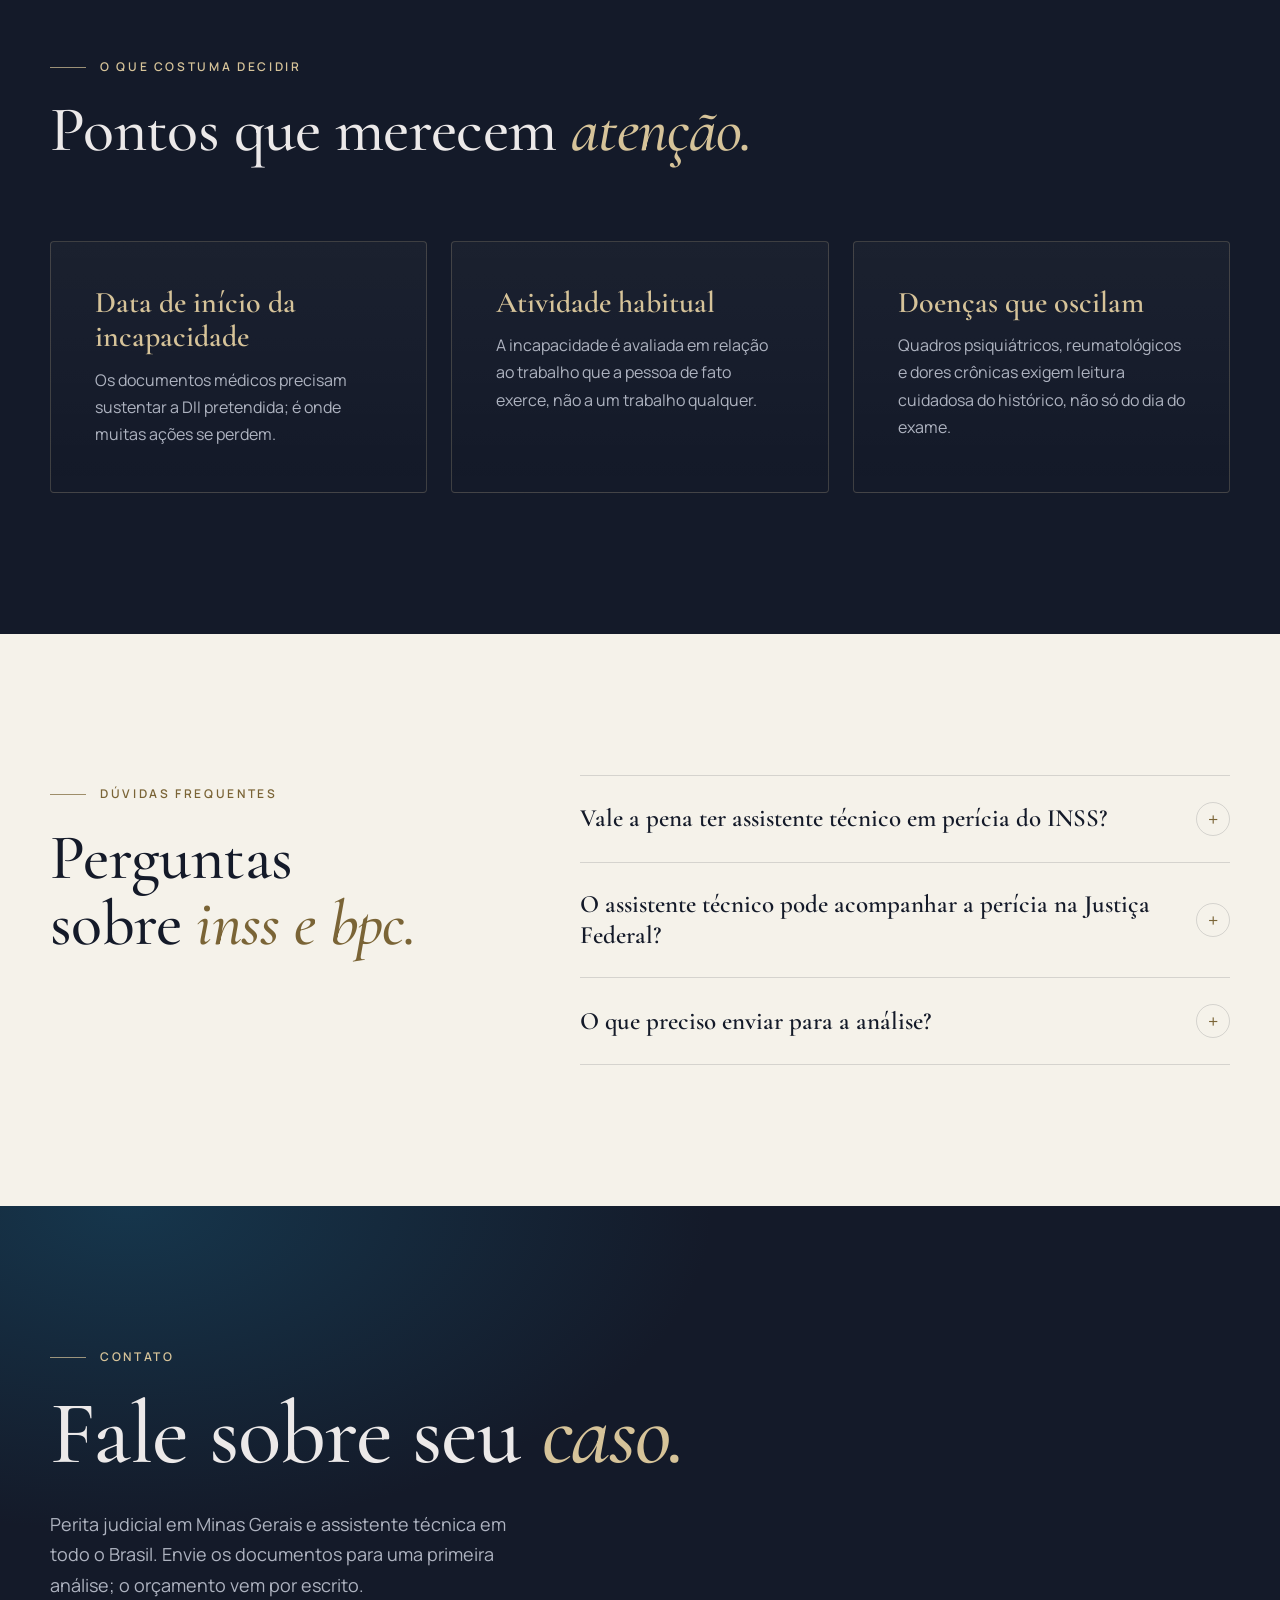
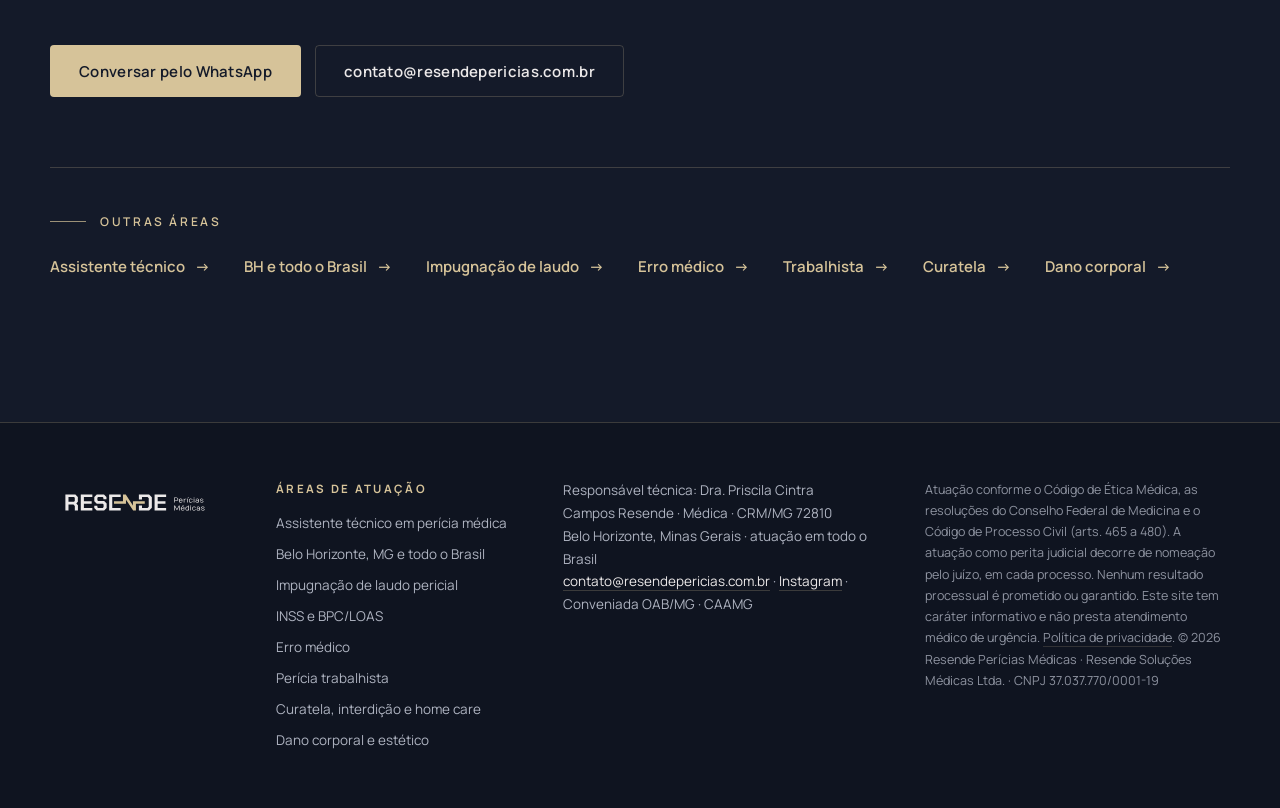
<file: pericia-inss-bpc/index.html>
<!doctype html>
<html lang="pt-BR">
<head>
  <meta charset="utf-8">
  <meta name="viewport" content="width=device-width, initial-scale=1">
  <title>Assistente Técnico em Perícia do INSS e BPC/LOAS | Resende Perícias</title>
  <meta name="description" content="Assistência técnica médica em ações previdenciárias: auxílio por incapacidade, aposentadoria por incapacidade, auxílio-acidente e BPC/LOAS. Quesitos, acompanhamento e parecer.">
  <meta name="theme-color" content="#141A29">
  <link rel="canonical" href="https://resendepericias.com.br/pericia-inss-bpc/">
  <meta property="og:type" content="article">
  <meta property="og:locale" content="pt_BR">
  <meta property="og:site_name" content="Resende Perícias Médicas">
  <meta property="og:title" content="Assistente Técnico em Perícia do INSS e BPC/LOAS | Resende Perícias">
  <meta property="og:description" content="Assistência técnica médica em ações previdenciárias: auxílio por incapacidade, aposentadoria por incapacidade, auxílio-acidente e BPC/LOAS. Quesitos, acompanhamento e parecer.">
  <meta property="og:url" content="https://resendepericias.com.br/pericia-inss-bpc/">
  <meta property="og:image" content="https://resendepericias.com.br/assets/img/compartilhar.jpg">
  <link rel="icon" href="/assets/marca/favicon.svg" type="image/svg+xml">
  <link rel="apple-touch-icon" href="/assets/marca/icone-180.png">
  <link rel="preconnect" href="https://fonts.googleapis.com">
  <link rel="preconnect" href="https://fonts.gstatic.com" crossorigin>
  <link href="https://fonts.googleapis.com/css2?family=Cormorant+Garamond:ital,wght@0,500;0,600;1,500;1,600&family=Manrope:wght@400;500;600;700&display=swap" rel="stylesheet">
  <link rel="stylesheet" href="/assets/css/site.css">
  <script type="application/ld+json">
{
  "@context": "https://schema.org",
  "@graph": [
    {
      "@type": "Service",
      "name": "Perícia do INSS e BPC/LOAS.",
      "serviceType": "Previdenciário",
      "description": "Assistência técnica médica em ações previdenciárias: auxílio por incapacidade, aposentadoria por incapacidade, auxílio-acidente e BPC/LOAS. Quesitos, acompanhamento e parecer.",
      "url": "https://resendepericias.com.br/pericia-inss-bpc/",
      "areaServed": [
        {
          "@type": "State",
          "name": "Minas Gerais"
        },
        {
          "@type": "Country",
          "name": "Brasil"
        }
      ],
      "provider": {
        "@id": "https://resendepericias.com.br/#empresa"
      }
    },
    {
      "@type": "BreadcrumbList",
      "itemListElement": [
        {
          "@type": "ListItem",
          "position": 1,
          "name": "Início",
          "item": "https://resendepericias.com.br/"
        },
        {
          "@type": "ListItem",
          "position": 2,
          "name": "Perícia do INSS e BPC/LOAS.",
          "item": "https://resendepericias.com.br/pericia-inss-bpc/"
        }
      ]
    },
    {
      "@type": "FAQPage",
      "mainEntity": [
        {
          "@type": "Question",
          "name": "Vale a pena ter assistente técnico em perícia do INSS?",
          "acceptedAnswer": {
            "@type": "Answer",
            "text": "Sim, especialmente quando o caso depende de documentos extensos, de doenças que oscilam ou da data de início da incapacidade. Quesitos bem formulados e um parecer técnico aumentam as chances de o laudo refletir o quadro real."
          }
        },
        {
          "@type": "Question",
          "name": "O assistente técnico pode acompanhar a perícia na Justiça Federal?",
          "acceptedAnswer": {
            "@type": "Answer",
            "text": "Sim. As partes podem indicar assistente técnico e apresentar quesitos; o acompanhamento do exame segue as regras do juízo."
          }
        },
        {
          "@type": "Question",
          "name": "O que preciso enviar para a análise?",
          "acceptedAnswer": {
            "@type": "Answer",
            "text": "Relatórios médicos, exames, histórico de afastamentos, a decisão do INSS e, se já houver, o laudo pericial e os quesitos do processo."
          }
        }
      ]
    }
  ]
}
  </script>
</head>
<body>
  <a class="pular" href="#conteudo">Pular para o conteúdo</a>
  <header class="topo rolou" data-topo>
    <div class="topo__faixa envelope">
      <a class="topo__marca" href="/" aria-label="Resende Perícias Médicas, página inicial">
        <img src="/assets/marca/logo-claro.svg" alt="Resende Perícias Médicas" width="210" height="58">
      </a>
      <nav class="topo__nav" aria-label="Seções">
        <a href="/#sobre">Quem sou</a>
        <div class="topo__grupo">
          <button class="topo__abrir" type="button" aria-haspopup="true">Áreas</button>
          <div class="topo__painel">
            <a href="/assistente-tecnico-pericia-medica/">Assistente técnico em perícia médica</a>
            <a href="/pericia-medica-belo-horizonte/">Belo Horizonte, MG e todo o Brasil</a>
            <a href="/impugnacao-laudo-pericial/">Impugnação de laudo pericial</a>
            <a href="/pericia-inss-bpc/">INSS e BPC/LOAS</a>
            <a href="/pericia-erro-medico/">Erro médico</a>
            <a href="/pericia-trabalhista/">Perícia trabalhista</a>
            <a href="/pericia-curatela-interdicao/">Curatela, interdição e home care</a>
            <a href="/dano-corporal-estetico/">Dano corporal e estético</a>
          </div>
        </div>
        <a href="/#convenio">Convênio OAB</a>
        <a href="/#duvidas">Dúvidas</a>
      </nav>
      <a class="botao botao--ouro botao--pequeno topo__cta" href="#contato">Fale sobre seu caso</a>
      <button class="topo__menu" type="button" aria-expanded="false" aria-controls="menu-movel" data-menu>
        <span></span><span></span><span class="sr">Abrir menu</span>
      </button>
    </div>
    <nav class="menu-movel" id="menu-movel" aria-label="Seções" hidden>
      <a href="/">Início</a>
      <a href="/#sobre">Quem sou</a>
      <p class="menu-movel__titulo">Áreas</p>
      <div class="menu-movel__areas">
        <a href="/assistente-tecnico-pericia-medica/">Assistente técnico em perícia médica</a>
        <a href="/pericia-medica-belo-horizonte/">Belo Horizonte, MG e todo o Brasil</a>
        <a href="/impugnacao-laudo-pericial/">Impugnação de laudo pericial</a>
        <a href="/pericia-inss-bpc/">INSS e BPC/LOAS</a>
        <a href="/pericia-erro-medico/">Erro médico</a>
        <a href="/pericia-trabalhista/">Perícia trabalhista</a>
        <a href="/pericia-curatela-interdicao/">Curatela, interdição e home care</a>
        <a href="/dano-corporal-estetico/">Dano corporal e estético</a>
      </div>
      <a href="/#convenio">Convênio OAB</a>
      <a href="#contato" class="botao botao--ouro">Fale sobre seu caso</a>
    </nav>
  </header>

  <main id="conteudo">
    <section class="area-capa">
      <div class="envelope">
        <nav class="migalhas" aria-label="Você está em"><a href="/">Início</a> <span aria-hidden="true">/</span> <span>INSS e BPC</span></nav>
        <p class="sobretitulo revelar">Previdenciário</p>
        <h1 class="titulo titulo--claro titulo--grande revelar">Perícia do INSS e <em>BPC/LOAS.</em></h1>
        <p class="area-capa__lead revelar">Nas ações contra o INSS, a perícia judicial define se há incapacidade, desde quando e por quanto tempo. Uma análise técnica bem feita evita laudos que ignoram documentos ou a realidade do trabalho do segurado.</p>
        <div class="capa__acoes area-capa__acoes revelar">
          <a class="botao botao--ouro" href="#contato">Fale sobre seu caso</a>
          <a class="botao botao--linha" href="/#metodo">Como trabalho</a>
        </div>
      </div>
    </section>

    <section class="secao secao--papel">
      <div class="area-texto envelope">
        <div>
          <p class="sobretitulo sobretitulo--escuro revelar">Quando faz diferença</p>
          <h2 class="titulo revelar">O momento certo de <em>chamar.</em></h2>
        </div>
        <ul class="area-lista revelar">
            <li>Benefício por incapacidade negado ou cessado: auxílio-doença, aposentadoria por incapacidade permanente.</li>
            <li>Auxílio-acidente, quando há sequela que reduz a capacidade para o trabalho habitual.</li>
            <li>BPC/LOAS da pessoa com deficiência, em que a avaliação considera impedimentos de longo prazo.</li>
            <li>Divergência sobre a data de início da incapacidade (DII), decisiva para o direito e para os atrasados.</li>
        </ul>
      </div>
    </section>

    <section class="secao secao--noite">
      <div class="envelope">
        <div class="cabeca-secao">
          <p class="sobretitulo revelar">O que costuma decidir</p>
          <h2 class="titulo titulo--claro revelar">Pontos que merecem <em>atenção.</em></h2>
        </div>
        <ul class="area-pontos">
          <li class="revelar">
            <h3>Data de início da incapacidade</h3>
            <p>Os documentos médicos precisam sustentar a DII pretendida; é onde muitas ações se perdem.</p>
          </li>
          <li class="revelar">
            <h3>Atividade habitual</h3>
            <p>A incapacidade é avaliada em relação ao trabalho que a pessoa de fato exerce, não a um trabalho qualquer.</p>
          </li>
          <li class="revelar">
            <h3>Doenças que oscilam</h3>
            <p>Quadros psiquiátricos, reumatológicos e dores crônicas exigem leitura cuidadosa do histórico, não só do dia do exame.</p>
          </li>
        </ul>
      </div>
    </section>

    <section class="secao secao--papel">
      <div class="duvidas envelope" style="padding-top:0;border-top:0">
        <div class="duvidas__cabeca">
          <p class="sobretitulo sobretitulo--escuro revelar">Dúvidas frequentes</p>
          <h2 class="titulo revelar">Perguntas sobre <em>inss e bpc.</em></h2>
        </div>
        <div class="duvidas__lista">
          <details class="revelar">
            <summary>Vale a pena ter assistente técnico em perícia do INSS?</summary>
            <p>Sim, especialmente quando o caso depende de documentos extensos, de doenças que oscilam ou da data de início da incapacidade. Quesitos bem formulados e um parecer técnico aumentam as chances de o laudo refletir o quadro real.</p>
          </details>
          <details class="revelar">
            <summary>O assistente técnico pode acompanhar a perícia na Justiça Federal?</summary>
            <p>Sim. As partes podem indicar assistente técnico e apresentar quesitos; o acompanhamento do exame segue as regras do juízo.</p>
          </details>
          <details class="revelar">
            <summary>O que preciso enviar para a análise?</summary>
            <p>Relatórios médicos, exames, histórico de afastamentos, a decisão do INSS e, se já houver, o laudo pericial e os quesitos do processo.</p>
          </details>
        </div>
      </div>
    </section>

    <section class="contato" id="contato">
      <div class="envelope area-contato">
        <p class="sobretitulo revelar">Contato</p>
        <h2 class="titulo titulo--claro titulo--grande revelar">Fale sobre seu <em>caso.</em></h2>
        <p class="contato__lead revelar">Perita judicial em Minas Gerais e assistente técnica em todo o Brasil. Envie os documentos para uma primeira análise; o orçamento vem por escrito.</p>
        <div class="capa__acoes revelar">
          <a class="botao botao--ouro" href="https://wa.me/5531971087909?text=Ol%C3%A1%2C%20Dra.%20Priscila.%20Vim%20pelo%20site%20e%20gostaria%20de%20falar%20sobre%20um%20caso%20de%20inss%20e%20bpc." target="_blank" rel="noopener">Conversar pelo WhatsApp</a>
          <a class="botao botao--linha" href="mailto:contato@resendepericias.com.br">contato@resendepericias.com.br</a>
        </div>
        <div class="area-outras revelar">
          <p class="sobretitulo">Outras áreas</p>
          <ul>
          <li><a class="link-seta" href="/assistente-tecnico-pericia-medica/">Assistente técnico</a></li>
          <li><a class="link-seta" href="/pericia-medica-belo-horizonte/">BH e todo o Brasil</a></li>
          <li><a class="link-seta" href="/impugnacao-laudo-pericial/">Impugnação de laudo</a></li>
          <li><a class="link-seta" href="/pericia-erro-medico/">Erro médico</a></li>
          <li><a class="link-seta" href="/pericia-trabalhista/">Trabalhista</a></li>
          <li><a class="link-seta" href="/pericia-curatela-interdicao/">Curatela</a></li>
          <li><a class="link-seta" href="/dano-corporal-estetico/">Dano corporal</a></li>
          </ul>
        </div>
      </div>
    </section>
  </main>

  <footer class="rodape">
    <div class="rodape__grade envelope">
      <img src="/assets/marca/logo-claro.svg" alt="Resende Perícias Médicas" width="190" height="52">
      <nav class="rodape__areas" aria-label="Áreas de atuação">
        <p>Áreas de atuação</p>
        <ul>
          <li><a href="/assistente-tecnico-pericia-medica/">Assistente técnico em perícia médica</a></li>
          <li><a href="/pericia-medica-belo-horizonte/">Belo Horizonte, MG e todo o Brasil</a></li>
          <li><a href="/impugnacao-laudo-pericial/">Impugnação de laudo pericial</a></li>
          <li><a href="/pericia-inss-bpc/">INSS e BPC/LOAS</a></li>
          <li><a href="/pericia-erro-medico/">Erro médico</a></li>
          <li><a href="/pericia-trabalhista/">Perícia trabalhista</a></li>
          <li><a href="/pericia-curatela-interdicao/">Curatela, interdição e home care</a></li>
          <li><a href="/dano-corporal-estetico/">Dano corporal e estético</a></li>
        </ul>
      </nav>
      <p>
        Responsável técnica: Dra. Priscila Cintra Campos Resende · Médica · CRM/MG 72810<br>
        Belo Horizonte, Minas Gerais · atuação em todo o Brasil<br>
        <a href="mailto:contato@resendepericias.com.br">contato@resendepericias.com.br</a> ·
        <a href="https://www.instagram.com/resendepericiasmedicas/" target="_blank" rel="noopener">Instagram</a> ·
        Conveniada OAB/MG · CAAMG
      </p>
      <p class="rodape__legal">
        Atuação conforme o Código de Ética Médica, as resoluções do Conselho Federal de Medicina e o Código de Processo Civil
        (arts. 465 a 480). A atuação como perita judicial decorre de nomeação pelo juízo, em cada processo.
        Nenhum resultado processual é prometido ou garantido. Este site tem caráter informativo e não presta atendimento
        médico de urgência. <a href="/privacidade/">Política de privacidade</a>.
        © <span data-ano>2026</span> Resende Perícias Médicas · Resende Soluções Médicas Ltda. · CNPJ 37.037.770/0001-19
      </p>
    </div>
  </footer>

  <a class="flutuante" href="https://wa.me/5531971087909" target="_blank" rel="noopener" aria-label="Conversar pelo WhatsApp">
    <svg viewBox="0 0 32 32" aria-hidden="true"><path d="M16 3a13 13 0 0 0-11.2 19.6L3 29l6.6-1.7A13 13 0 1 0 16 3Zm0 23.6a10.6 10.6 0 0 1-5.4-1.5l-.4-.2-3.9 1 1-3.8-.3-.4A10.6 10.6 0 1 1 16 26.6Zm5.8-7.9c-.3-.2-1.9-.9-2.2-1s-.5-.2-.7.2-.8 1-1 1.2-.4.2-.7 0a8.7 8.7 0 0 1-4.3-3.8c-.3-.6.3-.5.9-1.7a.6.6 0 0 0 0-.5l-1-2.4c-.3-.6-.5-.5-.7-.5h-.6a1.2 1.2 0 0 0-.9.4 3.7 3.7 0 0 0-1.1 2.7 6.4 6.4 0 0 0 1.3 3.4 14.6 14.6 0 0 0 5.6 5c2.1.9 2.9 1 4 .8a3.4 3.4 0 0 0 2.2-1.6 2.8 2.8 0 0 0 .2-1.6c-.1-.1-.3-.2-.6-.4Z"/></svg>
  </a>

  <script src="/assets/js/site.js" defer></script>
</body>
</html>
</file>
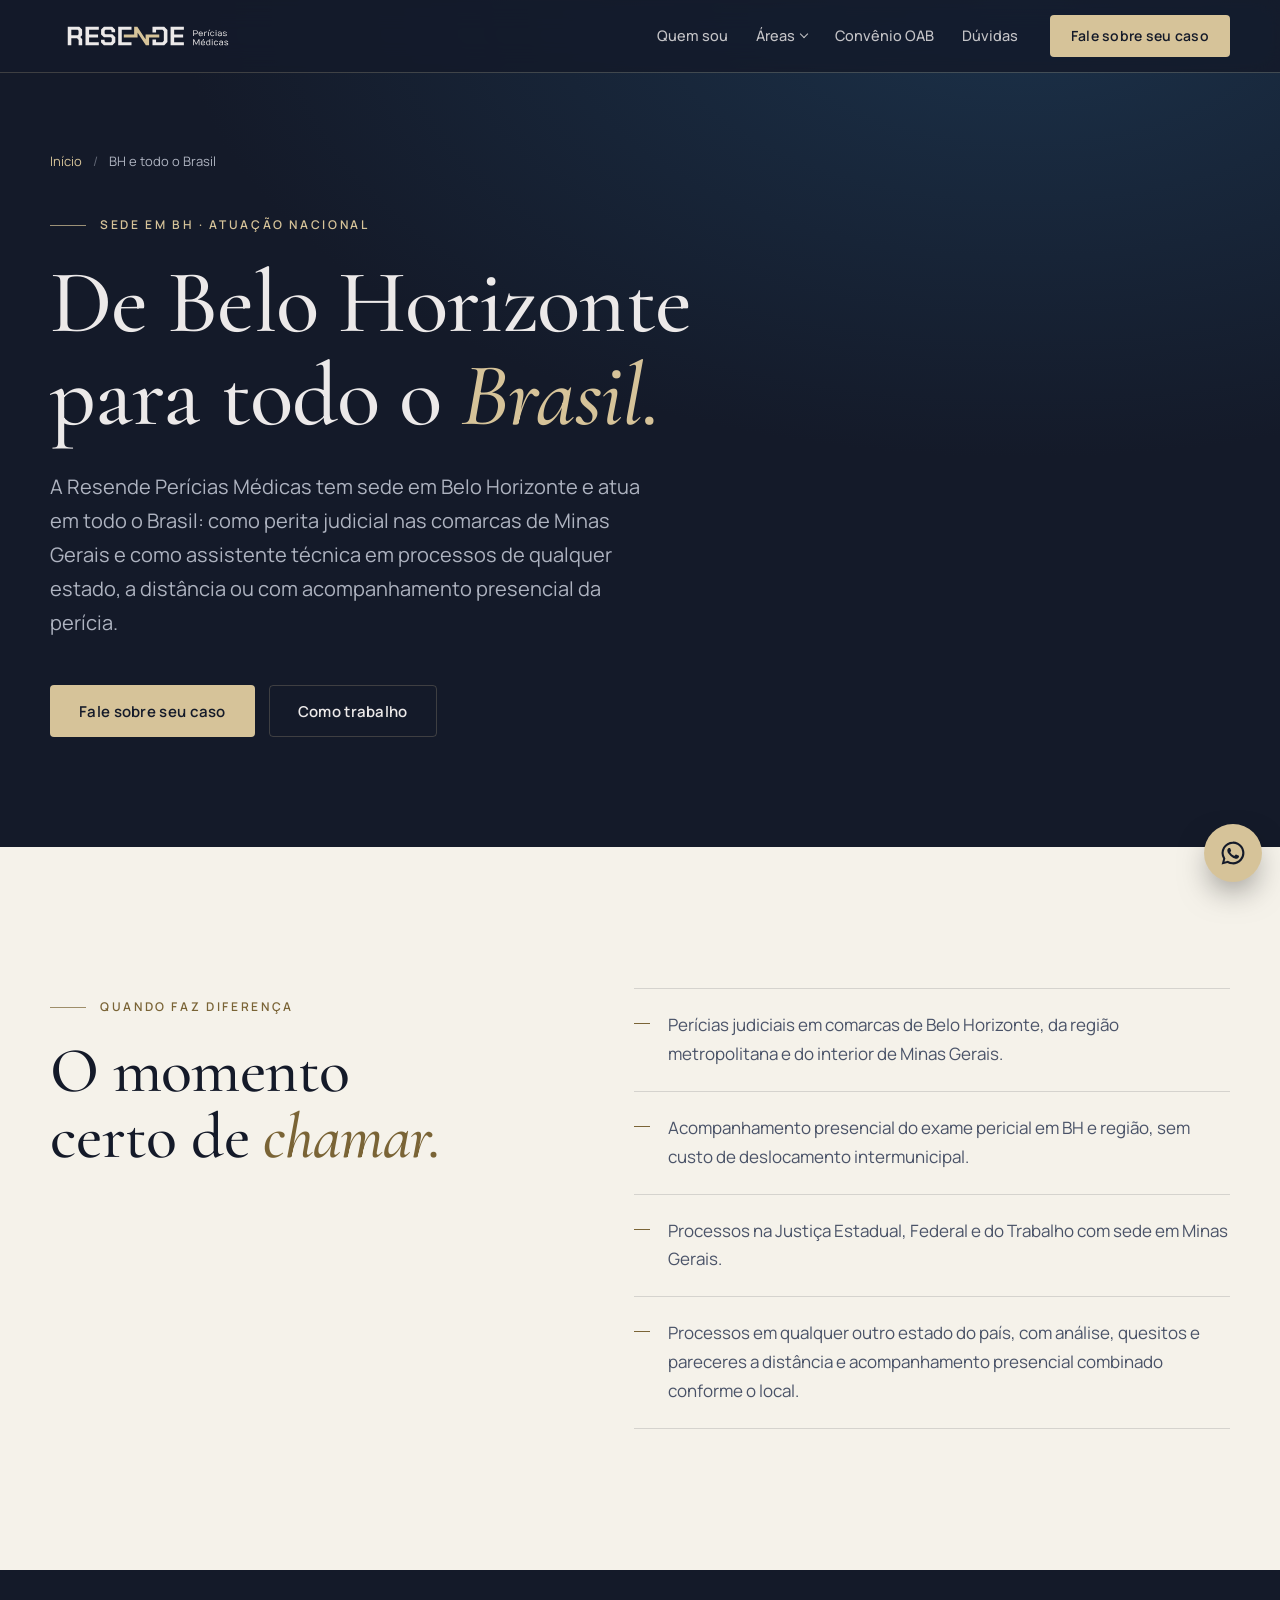
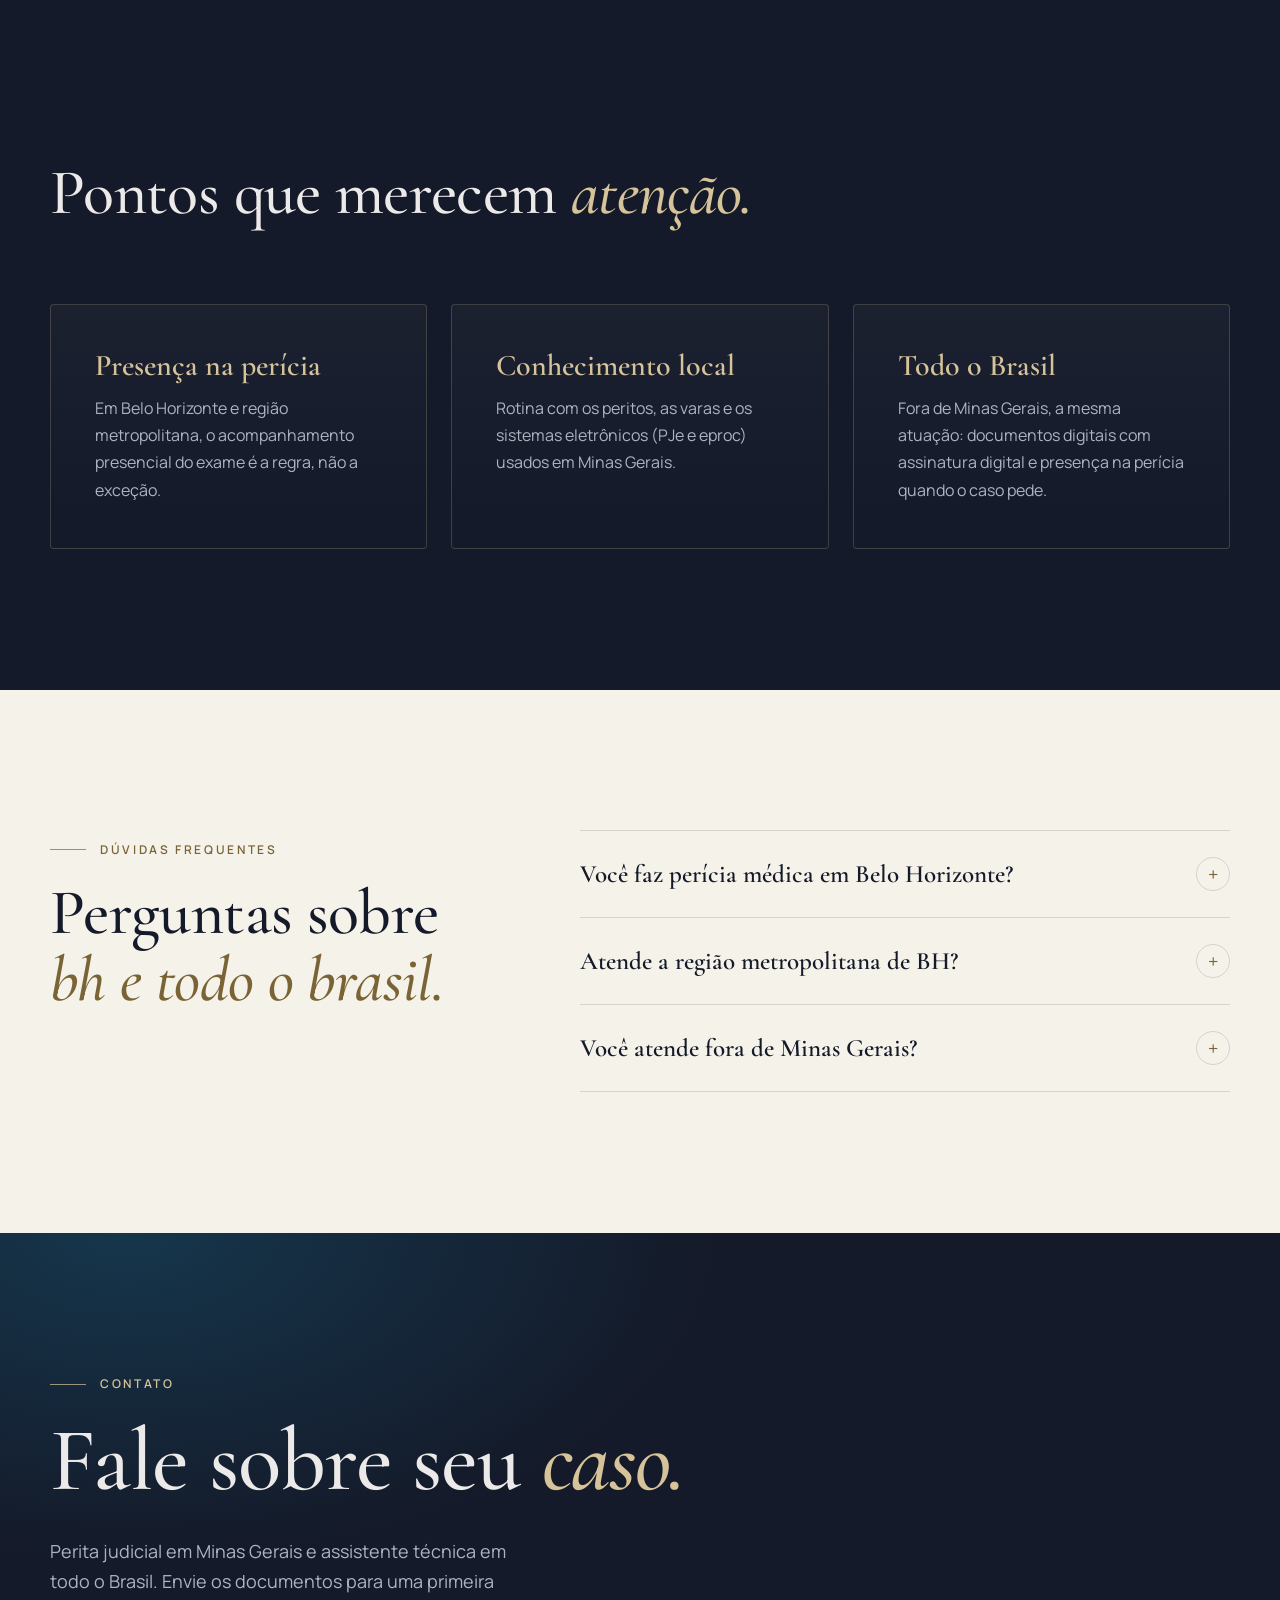
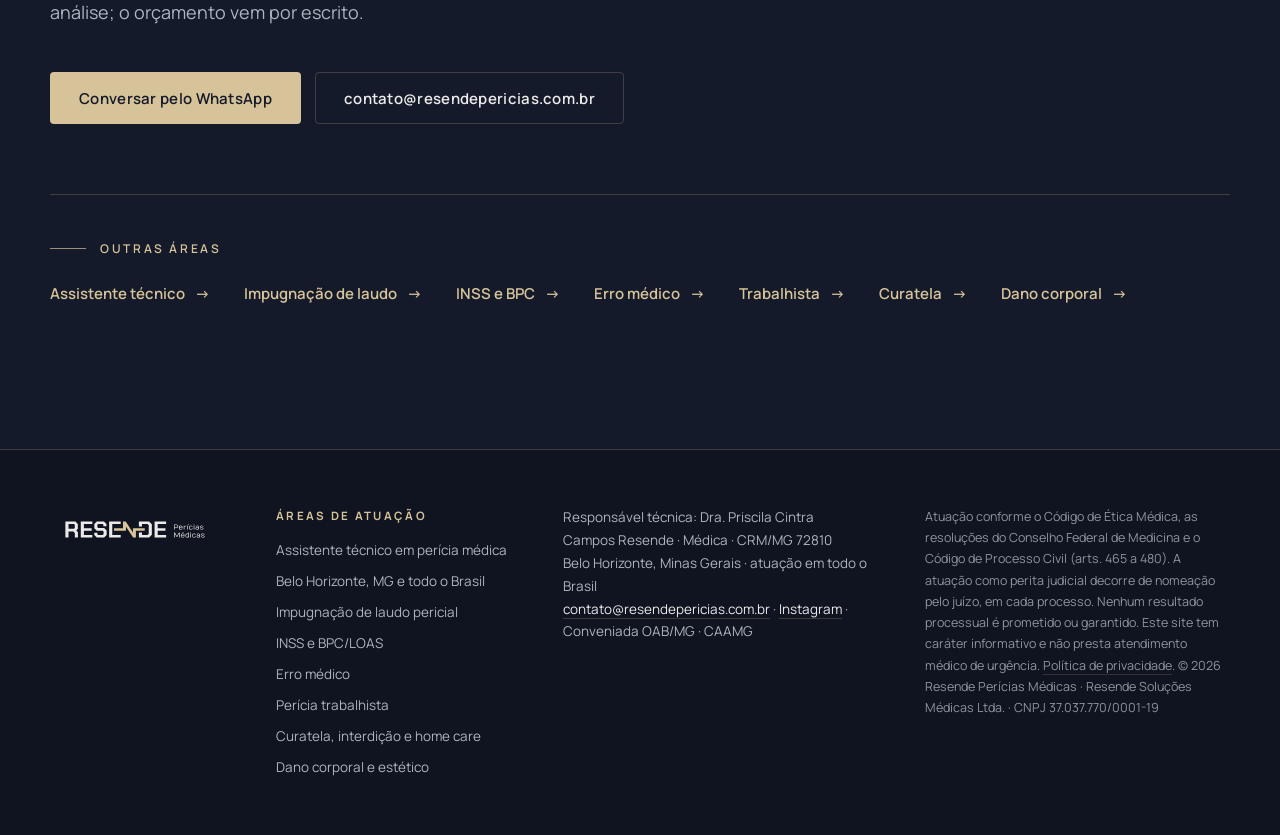
<file: pericia-medica-belo-horizonte/index.html>
<!doctype html>
<html lang="pt-BR">
<head>
  <meta charset="utf-8">
  <meta name="viewport" content="width=device-width, initial-scale=1">
  <title>Perícia Médica em Belo Horizonte (BH), Minas Gerais e Todo o Brasil | Resende Perícias</title>
  <meta name="description" content="Sede em Belo Horizonte e atuação em todo o Brasil: perita médica judicial em Minas Gerais e assistente técnica em processos de qualquer estado. Perícia médica em BH para advogados, partes e varas.">
  <meta name="theme-color" content="#141A29">
  <link rel="canonical" href="https://resendepericias.com.br/pericia-medica-belo-horizonte/">
  <meta property="og:type" content="article">
  <meta property="og:locale" content="pt_BR">
  <meta property="og:site_name" content="Resende Perícias Médicas">
  <meta property="og:title" content="Perícia Médica em Belo Horizonte (BH), Minas Gerais e Todo o Brasil | Resende Perícias">
  <meta property="og:description" content="Sede em Belo Horizonte e atuação em todo o Brasil: perita médica judicial em Minas Gerais e assistente técnica em processos de qualquer estado. Perícia médica em BH para advogados, partes e varas.">
  <meta property="og:url" content="https://resendepericias.com.br/pericia-medica-belo-horizonte/">
  <meta property="og:image" content="https://resendepericias.com.br/assets/img/compartilhar.jpg">
  <link rel="icon" href="/assets/marca/favicon.svg" type="image/svg+xml">
  <link rel="apple-touch-icon" href="/assets/marca/icone-180.png">
  <link rel="preconnect" href="https://fonts.googleapis.com">
  <link rel="preconnect" href="https://fonts.gstatic.com" crossorigin>
  <link href="https://fonts.googleapis.com/css2?family=Cormorant+Garamond:ital,wght@0,500;0,600;1,500;1,600&family=Manrope:wght@400;500;600;700&display=swap" rel="stylesheet">
  <link rel="stylesheet" href="/assets/css/site.css">
  <script type="application/ld+json">
{
  "@context": "https://schema.org",
  "@graph": [
    {
      "@type": "Service",
      "name": "De Belo Horizonte para todo o Brasil.",
      "serviceType": "Sede em BH · Atuação nacional",
      "description": "Sede em Belo Horizonte e atuação em todo o Brasil: perita médica judicial em Minas Gerais e assistente técnica em processos de qualquer estado. Perícia médica em BH para advogados, partes e varas.",
      "url": "https://resendepericias.com.br/pericia-medica-belo-horizonte/",
      "areaServed": [
        {
          "@type": "State",
          "name": "Minas Gerais"
        },
        {
          "@type": "Country",
          "name": "Brasil"
        }
      ],
      "provider": {
        "@id": "https://resendepericias.com.br/#empresa"
      }
    },
    {
      "@type": "BreadcrumbList",
      "itemListElement": [
        {
          "@type": "ListItem",
          "position": 1,
          "name": "Início",
          "item": "https://resendepericias.com.br/"
        },
        {
          "@type": "ListItem",
          "position": 2,
          "name": "De Belo Horizonte para todo o Brasil.",
          "item": "https://resendepericias.com.br/pericia-medica-belo-horizonte/"
        }
      ]
    },
    {
      "@type": "FAQPage",
      "mainEntity": [
        {
          "@type": "Question",
          "name": "Você faz perícia médica em Belo Horizonte?",
          "acceptedAnswer": {
            "@type": "Answer",
            "text": "Sim. Atuo como perita nomeada pelo juízo em comarcas de Minas Gerais e como assistente técnica em processos de Belo Horizonte, da região metropolitana e do interior."
          }
        },
        {
          "@type": "Question",
          "name": "Atende a região metropolitana de BH?",
          "acceptedAnswer": {
            "@type": "Answer",
            "text": "Sim, incluindo Contagem, Betim, Nova Lima, Santa Luzia, Vespasiano, Ribeirão das Neves e as demais cidades da região metropolitana."
          }
        },
        {
          "@type": "Question",
          "name": "Você atende fora de Minas Gerais?",
          "acceptedAnswer": {
            "@type": "Answer",
            "text": "Sim, em todo o Brasil. Como assistente técnica, atendo processos de qualquer estado, a distância ou com acompanhamento presencial combinado conforme o local. O deslocamento, quando há, é informado no orçamento por escrito."
          }
        }
      ]
    }
  ]
}
  </script>
</head>
<body>
  <a class="pular" href="#conteudo">Pular para o conteúdo</a>
  <header class="topo rolou" data-topo>
    <div class="topo__faixa envelope">
      <a class="topo__marca" href="/" aria-label="Resende Perícias Médicas, página inicial">
        <img src="/assets/marca/logo-claro.svg" alt="Resende Perícias Médicas" width="210" height="58">
      </a>
      <nav class="topo__nav" aria-label="Seções">
        <a href="/#sobre">Quem sou</a>
        <div class="topo__grupo">
          <button class="topo__abrir" type="button" aria-haspopup="true">Áreas</button>
          <div class="topo__painel">
            <a href="/assistente-tecnico-pericia-medica/">Assistente técnico em perícia médica</a>
            <a href="/pericia-medica-belo-horizonte/">Belo Horizonte, MG e todo o Brasil</a>
            <a href="/impugnacao-laudo-pericial/">Impugnação de laudo pericial</a>
            <a href="/pericia-inss-bpc/">INSS e BPC/LOAS</a>
            <a href="/pericia-erro-medico/">Erro médico</a>
            <a href="/pericia-trabalhista/">Perícia trabalhista</a>
            <a href="/pericia-curatela-interdicao/">Curatela, interdição e home care</a>
            <a href="/dano-corporal-estetico/">Dano corporal e estético</a>
          </div>
        </div>
        <a href="/#convenio">Convênio OAB</a>
        <a href="/#duvidas">Dúvidas</a>
      </nav>
      <a class="botao botao--ouro botao--pequeno topo__cta" href="#contato">Fale sobre seu caso</a>
      <button class="topo__menu" type="button" aria-expanded="false" aria-controls="menu-movel" data-menu>
        <span></span><span></span><span class="sr">Abrir menu</span>
      </button>
    </div>
    <nav class="menu-movel" id="menu-movel" aria-label="Seções" hidden>
      <a href="/">Início</a>
      <a href="/#sobre">Quem sou</a>
      <p class="menu-movel__titulo">Áreas</p>
      <div class="menu-movel__areas">
        <a href="/assistente-tecnico-pericia-medica/">Assistente técnico em perícia médica</a>
        <a href="/pericia-medica-belo-horizonte/">Belo Horizonte, MG e todo o Brasil</a>
        <a href="/impugnacao-laudo-pericial/">Impugnação de laudo pericial</a>
        <a href="/pericia-inss-bpc/">INSS e BPC/LOAS</a>
        <a href="/pericia-erro-medico/">Erro médico</a>
        <a href="/pericia-trabalhista/">Perícia trabalhista</a>
        <a href="/pericia-curatela-interdicao/">Curatela, interdição e home care</a>
        <a href="/dano-corporal-estetico/">Dano corporal e estético</a>
      </div>
      <a href="/#convenio">Convênio OAB</a>
      <a href="#contato" class="botao botao--ouro">Fale sobre seu caso</a>
    </nav>
  </header>

  <main id="conteudo">
    <section class="area-capa">
      <div class="envelope">
        <nav class="migalhas" aria-label="Você está em"><a href="/">Início</a> <span aria-hidden="true">/</span> <span>BH e todo o Brasil</span></nav>
        <p class="sobretitulo revelar">Sede em BH · Atuação nacional</p>
        <h1 class="titulo titulo--claro titulo--grande revelar">De Belo Horizonte para todo o <em>Brasil.</em></h1>
        <p class="area-capa__lead revelar">A Resende Perícias Médicas tem sede em Belo Horizonte e atua em todo o Brasil: como perita judicial nas comarcas de Minas Gerais e como assistente técnica em processos de qualquer estado, a distância ou com acompanhamento presencial da perícia.</p>
        <div class="capa__acoes area-capa__acoes revelar">
          <a class="botao botao--ouro" href="#contato">Fale sobre seu caso</a>
          <a class="botao botao--linha" href="/#metodo">Como trabalho</a>
        </div>
      </div>
    </section>

    <section class="secao secao--papel">
      <div class="area-texto envelope">
        <div>
          <p class="sobretitulo sobretitulo--escuro revelar">Quando faz diferença</p>
          <h2 class="titulo revelar">O momento certo de <em>chamar.</em></h2>
        </div>
        <ul class="area-lista revelar">
            <li>Perícias judiciais em comarcas de Belo Horizonte, da região metropolitana e do interior de Minas Gerais.</li>
            <li>Acompanhamento presencial do exame pericial em BH e região, sem custo de deslocamento intermunicipal.</li>
            <li>Processos na Justiça Estadual, Federal e do Trabalho com sede em Minas Gerais.</li>
            <li>Processos em qualquer outro estado do país, com análise, quesitos e pareceres a distância e acompanhamento presencial combinado conforme o local.</li>
        </ul>
      </div>
    </section>

    <section class="secao secao--noite">
      <div class="envelope">
        <div class="cabeca-secao">
          <p class="sobretitulo revelar">O que costuma decidir</p>
          <h2 class="titulo titulo--claro revelar">Pontos que merecem <em>atenção.</em></h2>
        </div>
        <ul class="area-pontos">
          <li class="revelar">
            <h3>Presença na perícia</h3>
            <p>Em Belo Horizonte e região metropolitana, o acompanhamento presencial do exame é a regra, não a exceção.</p>
          </li>
          <li class="revelar">
            <h3>Conhecimento local</h3>
            <p>Rotina com os peritos, as varas e os sistemas eletrônicos (PJe e eproc) usados em Minas Gerais.</p>
          </li>
          <li class="revelar">
            <h3>Todo o Brasil</h3>
            <p>Fora de Minas Gerais, a mesma atuação: documentos digitais com assinatura digital e presença na perícia quando o caso pede.</p>
          </li>
        </ul>
      </div>
    </section>

    <section class="secao secao--papel">
      <div class="duvidas envelope" style="padding-top:0;border-top:0">
        <div class="duvidas__cabeca">
          <p class="sobretitulo sobretitulo--escuro revelar">Dúvidas frequentes</p>
          <h2 class="titulo revelar">Perguntas sobre <em>bh e todo o brasil.</em></h2>
        </div>
        <div class="duvidas__lista">
          <details class="revelar">
            <summary>Você faz perícia médica em Belo Horizonte?</summary>
            <p>Sim. Atuo como perita nomeada pelo juízo em comarcas de Minas Gerais e como assistente técnica em processos de Belo Horizonte, da região metropolitana e do interior.</p>
          </details>
          <details class="revelar">
            <summary>Atende a região metropolitana de BH?</summary>
            <p>Sim, incluindo Contagem, Betim, Nova Lima, Santa Luzia, Vespasiano, Ribeirão das Neves e as demais cidades da região metropolitana.</p>
          </details>
          <details class="revelar">
            <summary>Você atende fora de Minas Gerais?</summary>
            <p>Sim, em todo o Brasil. Como assistente técnica, atendo processos de qualquer estado, a distância ou com acompanhamento presencial combinado conforme o local. O deslocamento, quando há, é informado no orçamento por escrito.</p>
          </details>
        </div>
      </div>
    </section>

    <section class="contato" id="contato">
      <div class="envelope area-contato">
        <p class="sobretitulo revelar">Contato</p>
        <h2 class="titulo titulo--claro titulo--grande revelar">Fale sobre seu <em>caso.</em></h2>
        <p class="contato__lead revelar">Perita judicial em Minas Gerais e assistente técnica em todo o Brasil. Envie os documentos para uma primeira análise; o orçamento vem por escrito.</p>
        <div class="capa__acoes revelar">
          <a class="botao botao--ouro" href="https://wa.me/5531971087909?text=Ol%C3%A1%2C%20Dra.%20Priscila.%20Vim%20pelo%20site%20e%20gostaria%20de%20falar%20sobre%20um%20caso%20de%20bh%20e%20todo%20o%20brasil." target="_blank" rel="noopener">Conversar pelo WhatsApp</a>
          <a class="botao botao--linha" href="mailto:contato@resendepericias.com.br">contato@resendepericias.com.br</a>
        </div>
        <div class="area-outras revelar">
          <p class="sobretitulo">Outras áreas</p>
          <ul>
          <li><a class="link-seta" href="/assistente-tecnico-pericia-medica/">Assistente técnico</a></li>
          <li><a class="link-seta" href="/impugnacao-laudo-pericial/">Impugnação de laudo</a></li>
          <li><a class="link-seta" href="/pericia-inss-bpc/">INSS e BPC</a></li>
          <li><a class="link-seta" href="/pericia-erro-medico/">Erro médico</a></li>
          <li><a class="link-seta" href="/pericia-trabalhista/">Trabalhista</a></li>
          <li><a class="link-seta" href="/pericia-curatela-interdicao/">Curatela</a></li>
          <li><a class="link-seta" href="/dano-corporal-estetico/">Dano corporal</a></li>
          </ul>
        </div>
      </div>
    </section>
  </main>

  <footer class="rodape">
    <div class="rodape__grade envelope">
      <img src="/assets/marca/logo-claro.svg" alt="Resende Perícias Médicas" width="190" height="52">
      <nav class="rodape__areas" aria-label="Áreas de atuação">
        <p>Áreas de atuação</p>
        <ul>
          <li><a href="/assistente-tecnico-pericia-medica/">Assistente técnico em perícia médica</a></li>
          <li><a href="/pericia-medica-belo-horizonte/">Belo Horizonte, MG e todo o Brasil</a></li>
          <li><a href="/impugnacao-laudo-pericial/">Impugnação de laudo pericial</a></li>
          <li><a href="/pericia-inss-bpc/">INSS e BPC/LOAS</a></li>
          <li><a href="/pericia-erro-medico/">Erro médico</a></li>
          <li><a href="/pericia-trabalhista/">Perícia trabalhista</a></li>
          <li><a href="/pericia-curatela-interdicao/">Curatela, interdição e home care</a></li>
          <li><a href="/dano-corporal-estetico/">Dano corporal e estético</a></li>
        </ul>
      </nav>
      <p>
        Responsável técnica: Dra. Priscila Cintra Campos Resende · Médica · CRM/MG 72810<br>
        Belo Horizonte, Minas Gerais · atuação em todo o Brasil<br>
        <a href="mailto:contato@resendepericias.com.br">contato@resendepericias.com.br</a> ·
        <a href="https://www.instagram.com/resendepericiasmedicas/" target="_blank" rel="noopener">Instagram</a> ·
        Conveniada OAB/MG · CAAMG
      </p>
      <p class="rodape__legal">
        Atuação conforme o Código de Ética Médica, as resoluções do Conselho Federal de Medicina e o Código de Processo Civil
        (arts. 465 a 480). A atuação como perita judicial decorre de nomeação pelo juízo, em cada processo.
        Nenhum resultado processual é prometido ou garantido. Este site tem caráter informativo e não presta atendimento
        médico de urgência. <a href="/privacidade/">Política de privacidade</a>.
        © <span data-ano>2026</span> Resende Perícias Médicas · Resende Soluções Médicas Ltda. · CNPJ 37.037.770/0001-19
      </p>
    </div>
  </footer>

  <a class="flutuante" href="https://wa.me/5531971087909" target="_blank" rel="noopener" aria-label="Conversar pelo WhatsApp">
    <svg viewBox="0 0 32 32" aria-hidden="true"><path d="M16 3a13 13 0 0 0-11.2 19.6L3 29l6.6-1.7A13 13 0 1 0 16 3Zm0 23.6a10.6 10.6 0 0 1-5.4-1.5l-.4-.2-3.9 1 1-3.8-.3-.4A10.6 10.6 0 1 1 16 26.6Zm5.8-7.9c-.3-.2-1.9-.9-2.2-1s-.5-.2-.7.2-.8 1-1 1.2-.4.2-.7 0a8.7 8.7 0 0 1-4.3-3.8c-.3-.6.3-.5.9-1.7a.6.6 0 0 0 0-.5l-1-2.4c-.3-.6-.5-.5-.7-.5h-.6a1.2 1.2 0 0 0-.9.4 3.7 3.7 0 0 0-1.1 2.7 6.4 6.4 0 0 0 1.3 3.4 14.6 14.6 0 0 0 5.6 5c2.1.9 2.9 1 4 .8a3.4 3.4 0 0 0 2.2-1.6 2.8 2.8 0 0 0 .2-1.6c-.1-.1-.3-.2-.6-.4Z"/></svg>
  </a>

  <script src="/assets/js/site.js" defer></script>
</body>
</html>
</file>
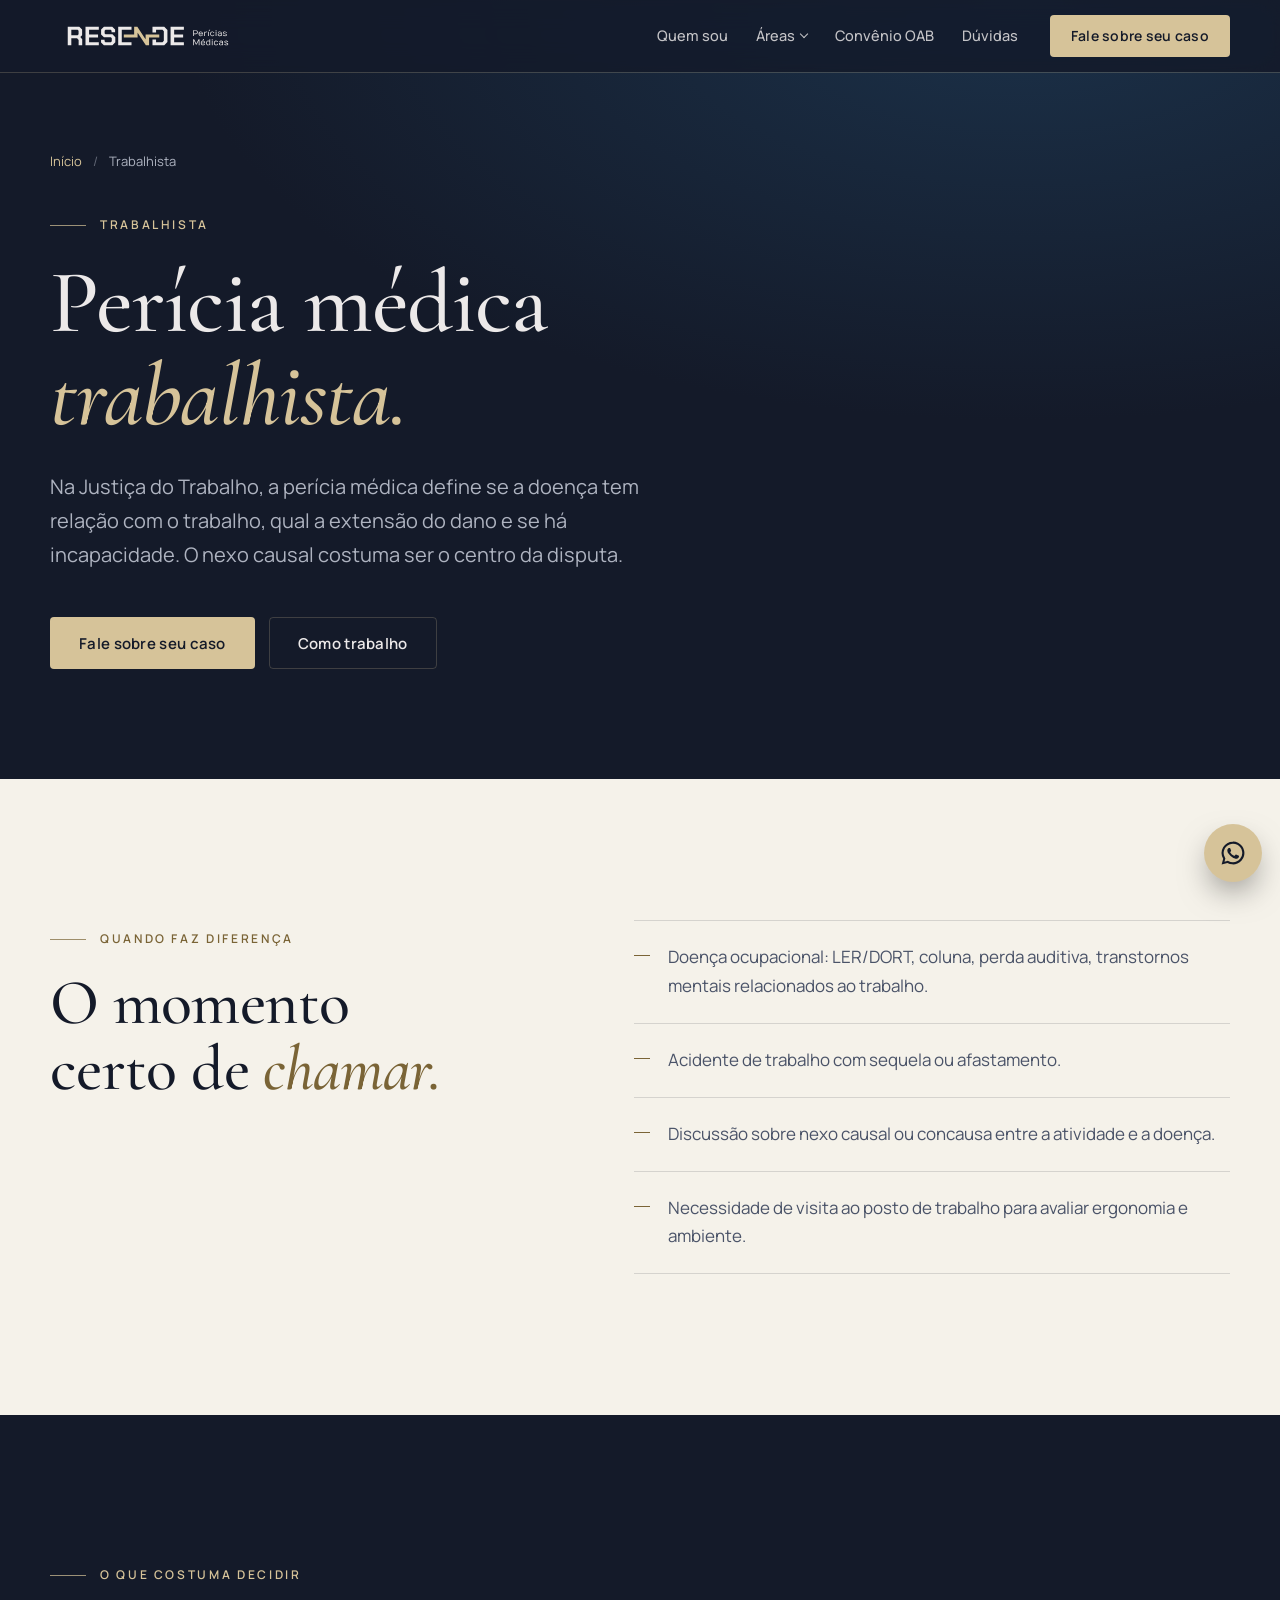
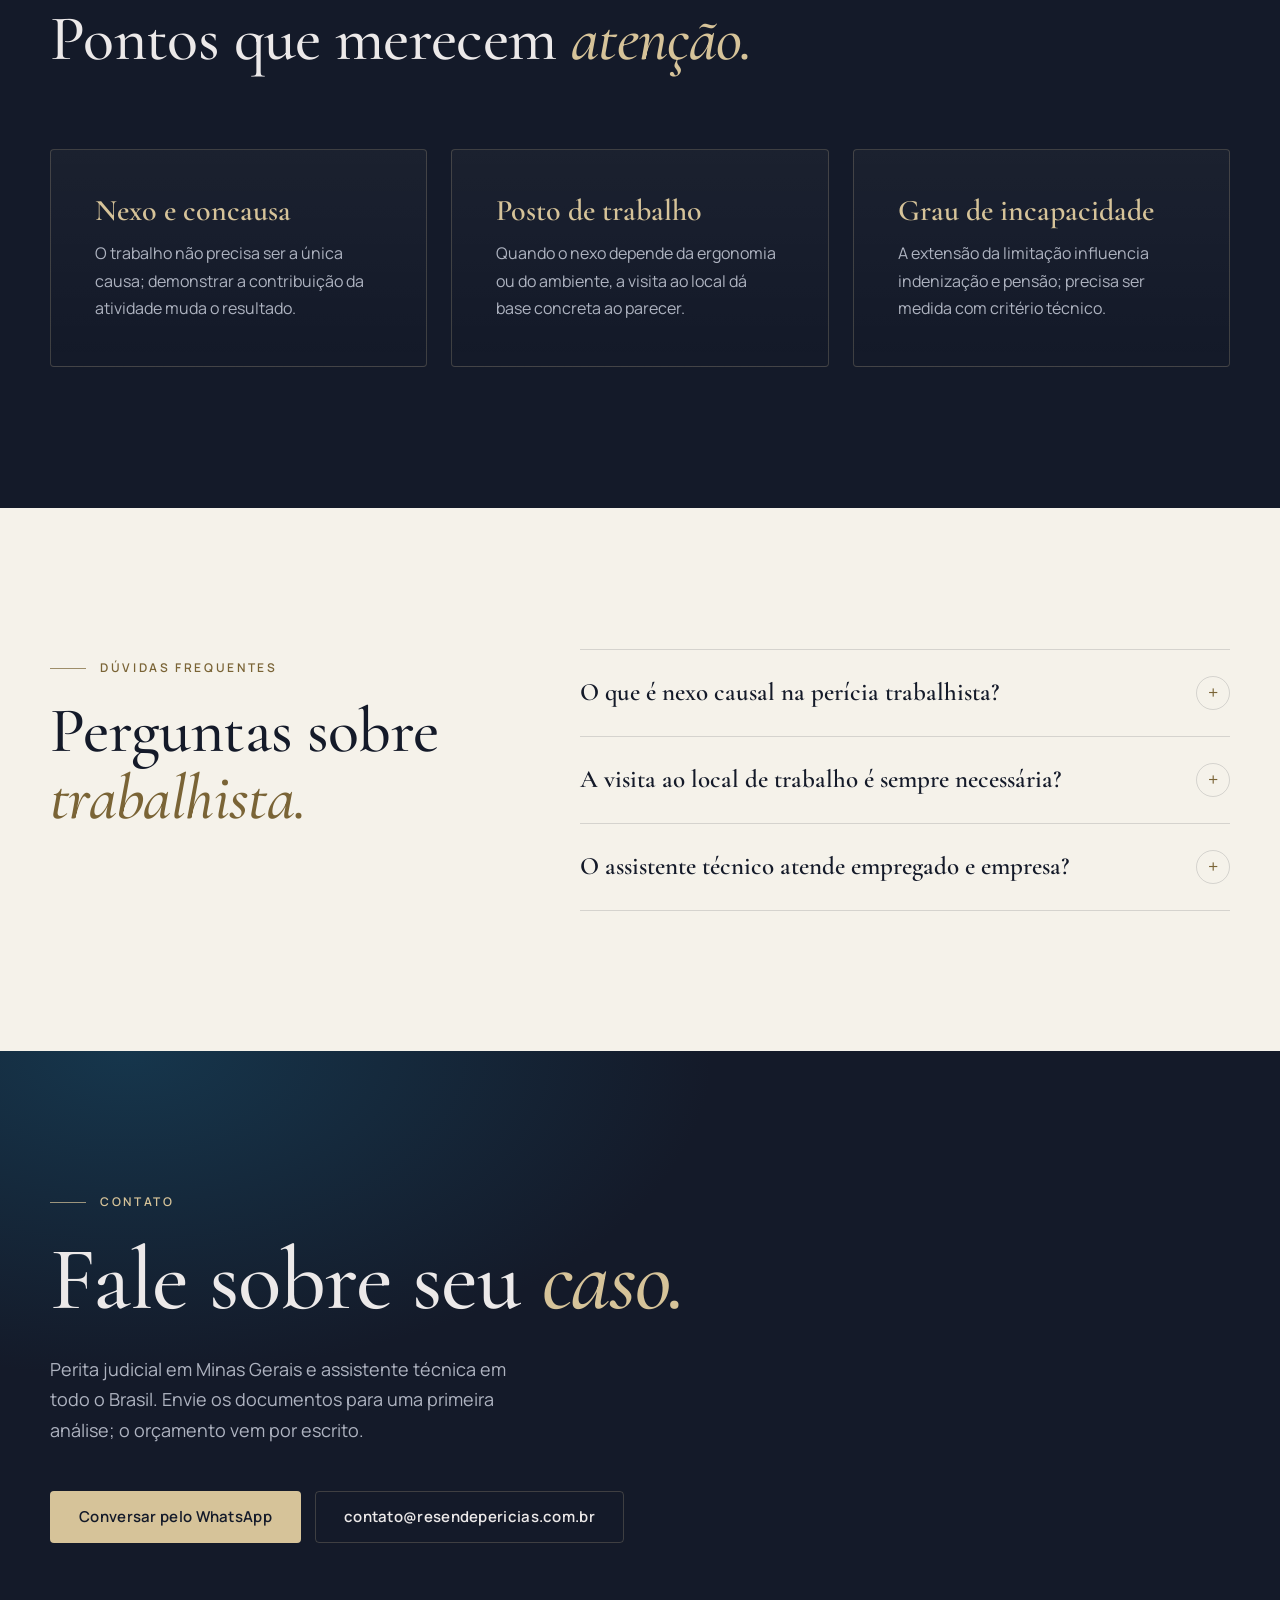
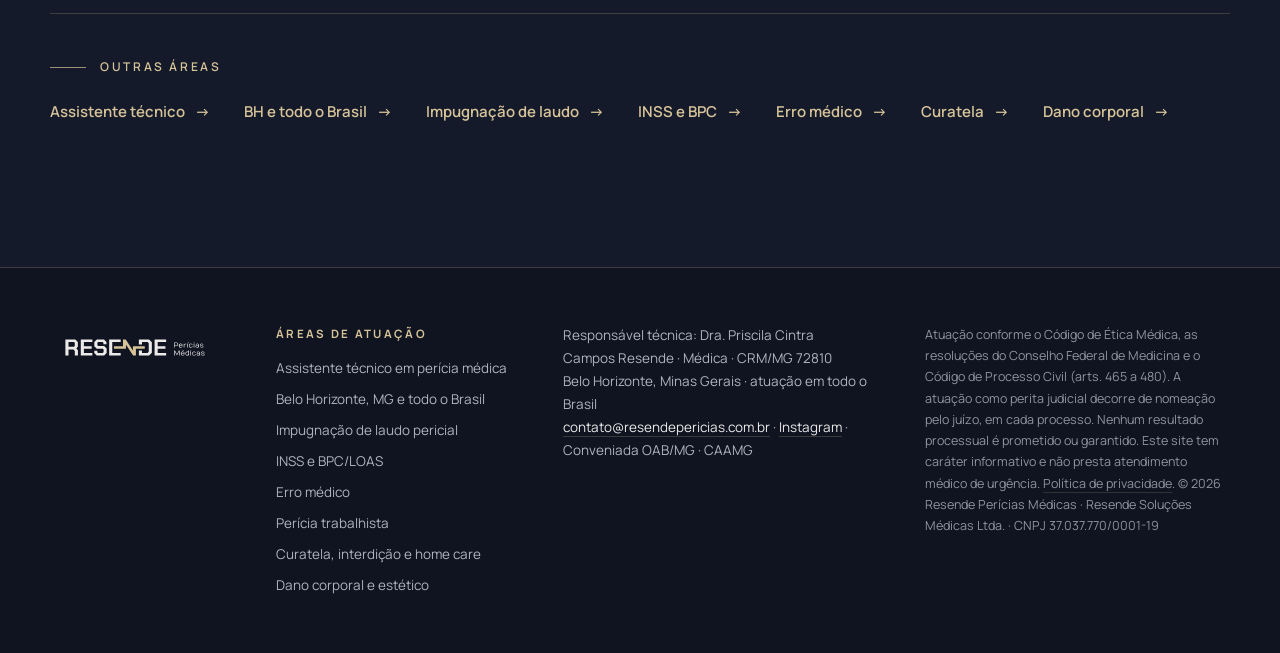
<file: pericia-trabalhista/index.html>
<!doctype html>
<html lang="pt-BR">
<head>
  <meta charset="utf-8">
  <meta name="viewport" content="width=device-width, initial-scale=1">
  <title>Assistente Técnico em Perícia Médica Trabalhista | Resende Perícias</title>
  <meta name="description" content="Assistência técnica médica em perícias trabalhistas: doença ocupacional, acidente de trabalho, nexo causal, incapacidade e visita ao local de trabalho.">
  <meta name="theme-color" content="#141A29">
  <link rel="canonical" href="https://resendepericias.com.br/pericia-trabalhista/">
  <meta property="og:type" content="article">
  <meta property="og:locale" content="pt_BR">
  <meta property="og:site_name" content="Resende Perícias Médicas">
  <meta property="og:title" content="Assistente Técnico em Perícia Médica Trabalhista | Resende Perícias">
  <meta property="og:description" content="Assistência técnica médica em perícias trabalhistas: doença ocupacional, acidente de trabalho, nexo causal, incapacidade e visita ao local de trabalho.">
  <meta property="og:url" content="https://resendepericias.com.br/pericia-trabalhista/">
  <meta property="og:image" content="https://resendepericias.com.br/assets/img/compartilhar.jpg">
  <link rel="icon" href="/assets/marca/favicon.svg" type="image/svg+xml">
  <link rel="apple-touch-icon" href="/assets/marca/icone-180.png">
  <link rel="preconnect" href="https://fonts.googleapis.com">
  <link rel="preconnect" href="https://fonts.gstatic.com" crossorigin>
  <link href="https://fonts.googleapis.com/css2?family=Cormorant+Garamond:ital,wght@0,500;0,600;1,500;1,600&family=Manrope:wght@400;500;600;700&display=swap" rel="stylesheet">
  <link rel="stylesheet" href="/assets/css/site.css">
  <script type="application/ld+json">
{
  "@context": "https://schema.org",
  "@graph": [
    {
      "@type": "Service",
      "name": "Perícia médica trabalhista.",
      "serviceType": "Trabalhista",
      "description": "Assistência técnica médica em perícias trabalhistas: doença ocupacional, acidente de trabalho, nexo causal, incapacidade e visita ao local de trabalho.",
      "url": "https://resendepericias.com.br/pericia-trabalhista/",
      "areaServed": [
        {
          "@type": "State",
          "name": "Minas Gerais"
        },
        {
          "@type": "Country",
          "name": "Brasil"
        }
      ],
      "provider": {
        "@id": "https://resendepericias.com.br/#empresa"
      }
    },
    {
      "@type": "BreadcrumbList",
      "itemListElement": [
        {
          "@type": "ListItem",
          "position": 1,
          "name": "Início",
          "item": "https://resendepericias.com.br/"
        },
        {
          "@type": "ListItem",
          "position": 2,
          "name": "Perícia médica trabalhista.",
          "item": "https://resendepericias.com.br/pericia-trabalhista/"
        }
      ]
    },
    {
      "@type": "FAQPage",
      "mainEntity": [
        {
          "@type": "Question",
          "name": "O que é nexo causal na perícia trabalhista?",
          "acceptedAnswer": {
            "@type": "Answer",
            "text": "É a relação entre a atividade de trabalho e a doença ou lesão. A perícia avalia se o trabalho causou, agravou ou contribuiu (concausa) para o quadro."
          }
        },
        {
          "@type": "Question",
          "name": "A visita ao local de trabalho é sempre necessária?",
          "acceptedAnswer": {
            "@type": "Answer",
            "text": "Não. Ela é indicada quando o nexo depende de ver o posto, a ergonomia ou o ambiente, e é combinada à parte."
          }
        },
        {
          "@type": "Question",
          "name": "O assistente técnico atende empregado e empresa?",
          "acceptedAnswer": {
            "@type": "Answer",
            "text": "Sim. A assistência técnica pode ser contratada por qualquer das partes do processo."
          }
        }
      ]
    }
  ]
}
  </script>
</head>
<body>
  <a class="pular" href="#conteudo">Pular para o conteúdo</a>
  <header class="topo rolou" data-topo>
    <div class="topo__faixa envelope">
      <a class="topo__marca" href="/" aria-label="Resende Perícias Médicas, página inicial">
        <img src="/assets/marca/logo-claro.svg" alt="Resende Perícias Médicas" width="210" height="58">
      </a>
      <nav class="topo__nav" aria-label="Seções">
        <a href="/#sobre">Quem sou</a>
        <div class="topo__grupo">
          <button class="topo__abrir" type="button" aria-haspopup="true">Áreas</button>
          <div class="topo__painel">
            <a href="/assistente-tecnico-pericia-medica/">Assistente técnico em perícia médica</a>
            <a href="/pericia-medica-belo-horizonte/">Belo Horizonte, MG e todo o Brasil</a>
            <a href="/impugnacao-laudo-pericial/">Impugnação de laudo pericial</a>
            <a href="/pericia-inss-bpc/">INSS e BPC/LOAS</a>
            <a href="/pericia-erro-medico/">Erro médico</a>
            <a href="/pericia-trabalhista/">Perícia trabalhista</a>
            <a href="/pericia-curatela-interdicao/">Curatela, interdição e home care</a>
            <a href="/dano-corporal-estetico/">Dano corporal e estético</a>
          </div>
        </div>
        <a href="/#convenio">Convênio OAB</a>
        <a href="/#duvidas">Dúvidas</a>
      </nav>
      <a class="botao botao--ouro botao--pequeno topo__cta" href="#contato">Fale sobre seu caso</a>
      <button class="topo__menu" type="button" aria-expanded="false" aria-controls="menu-movel" data-menu>
        <span></span><span></span><span class="sr">Abrir menu</span>
      </button>
    </div>
    <nav class="menu-movel" id="menu-movel" aria-label="Seções" hidden>
      <a href="/">Início</a>
      <a href="/#sobre">Quem sou</a>
      <p class="menu-movel__titulo">Áreas</p>
      <div class="menu-movel__areas">
        <a href="/assistente-tecnico-pericia-medica/">Assistente técnico em perícia médica</a>
        <a href="/pericia-medica-belo-horizonte/">Belo Horizonte, MG e todo o Brasil</a>
        <a href="/impugnacao-laudo-pericial/">Impugnação de laudo pericial</a>
        <a href="/pericia-inss-bpc/">INSS e BPC/LOAS</a>
        <a href="/pericia-erro-medico/">Erro médico</a>
        <a href="/pericia-trabalhista/">Perícia trabalhista</a>
        <a href="/pericia-curatela-interdicao/">Curatela, interdição e home care</a>
        <a href="/dano-corporal-estetico/">Dano corporal e estético</a>
      </div>
      <a href="/#convenio">Convênio OAB</a>
      <a href="#contato" class="botao botao--ouro">Fale sobre seu caso</a>
    </nav>
  </header>

  <main id="conteudo">
    <section class="area-capa">
      <div class="envelope">
        <nav class="migalhas" aria-label="Você está em"><a href="/">Início</a> <span aria-hidden="true">/</span> <span>Trabalhista</span></nav>
        <p class="sobretitulo revelar">Trabalhista</p>
        <h1 class="titulo titulo--claro titulo--grande revelar">Perícia médica <em>trabalhista.</em></h1>
        <p class="area-capa__lead revelar">Na Justiça do Trabalho, a perícia médica define se a doença tem relação com o trabalho, qual a extensão do dano e se há incapacidade. O nexo causal costuma ser o centro da disputa.</p>
        <div class="capa__acoes area-capa__acoes revelar">
          <a class="botao botao--ouro" href="#contato">Fale sobre seu caso</a>
          <a class="botao botao--linha" href="/#metodo">Como trabalho</a>
        </div>
      </div>
    </section>

    <section class="secao secao--papel">
      <div class="area-texto envelope">
        <div>
          <p class="sobretitulo sobretitulo--escuro revelar">Quando faz diferença</p>
          <h2 class="titulo revelar">O momento certo de <em>chamar.</em></h2>
        </div>
        <ul class="area-lista revelar">
            <li>Doença ocupacional: LER/DORT, coluna, perda auditiva, transtornos mentais relacionados ao trabalho.</li>
            <li>Acidente de trabalho com sequela ou afastamento.</li>
            <li>Discussão sobre nexo causal ou concausa entre a atividade e a doença.</li>
            <li>Necessidade de visita ao posto de trabalho para avaliar ergonomia e ambiente.</li>
        </ul>
      </div>
    </section>

    <section class="secao secao--noite">
      <div class="envelope">
        <div class="cabeca-secao">
          <p class="sobretitulo revelar">O que costuma decidir</p>
          <h2 class="titulo titulo--claro revelar">Pontos que merecem <em>atenção.</em></h2>
        </div>
        <ul class="area-pontos">
          <li class="revelar">
            <h3>Nexo e concausa</h3>
            <p>O trabalho não precisa ser a única causa; demonstrar a contribuição da atividade muda o resultado.</p>
          </li>
          <li class="revelar">
            <h3>Posto de trabalho</h3>
            <p>Quando o nexo depende da ergonomia ou do ambiente, a visita ao local dá base concreta ao parecer.</p>
          </li>
          <li class="revelar">
            <h3>Grau de incapacidade</h3>
            <p>A extensão da limitação influencia indenização e pensão; precisa ser medida com critério técnico.</p>
          </li>
        </ul>
      </div>
    </section>

    <section class="secao secao--papel">
      <div class="duvidas envelope" style="padding-top:0;border-top:0">
        <div class="duvidas__cabeca">
          <p class="sobretitulo sobretitulo--escuro revelar">Dúvidas frequentes</p>
          <h2 class="titulo revelar">Perguntas sobre <em>trabalhista.</em></h2>
        </div>
        <div class="duvidas__lista">
          <details class="revelar">
            <summary>O que é nexo causal na perícia trabalhista?</summary>
            <p>É a relação entre a atividade de trabalho e a doença ou lesão. A perícia avalia se o trabalho causou, agravou ou contribuiu (concausa) para o quadro.</p>
          </details>
          <details class="revelar">
            <summary>A visita ao local de trabalho é sempre necessária?</summary>
            <p>Não. Ela é indicada quando o nexo depende de ver o posto, a ergonomia ou o ambiente, e é combinada à parte.</p>
          </details>
          <details class="revelar">
            <summary>O assistente técnico atende empregado e empresa?</summary>
            <p>Sim. A assistência técnica pode ser contratada por qualquer das partes do processo.</p>
          </details>
        </div>
      </div>
    </section>

    <section class="contato" id="contato">
      <div class="envelope area-contato">
        <p class="sobretitulo revelar">Contato</p>
        <h2 class="titulo titulo--claro titulo--grande revelar">Fale sobre seu <em>caso.</em></h2>
        <p class="contato__lead revelar">Perita judicial em Minas Gerais e assistente técnica em todo o Brasil. Envie os documentos para uma primeira análise; o orçamento vem por escrito.</p>
        <div class="capa__acoes revelar">
          <a class="botao botao--ouro" href="https://wa.me/5531971087909?text=Ol%C3%A1%2C%20Dra.%20Priscila.%20Vim%20pelo%20site%20e%20gostaria%20de%20falar%20sobre%20um%20caso%20de%20trabalhista." target="_blank" rel="noopener">Conversar pelo WhatsApp</a>
          <a class="botao botao--linha" href="mailto:contato@resendepericias.com.br">contato@resendepericias.com.br</a>
        </div>
        <div class="area-outras revelar">
          <p class="sobretitulo">Outras áreas</p>
          <ul>
          <li><a class="link-seta" href="/assistente-tecnico-pericia-medica/">Assistente técnico</a></li>
          <li><a class="link-seta" href="/pericia-medica-belo-horizonte/">BH e todo o Brasil</a></li>
          <li><a class="link-seta" href="/impugnacao-laudo-pericial/">Impugnação de laudo</a></li>
          <li><a class="link-seta" href="/pericia-inss-bpc/">INSS e BPC</a></li>
          <li><a class="link-seta" href="/pericia-erro-medico/">Erro médico</a></li>
          <li><a class="link-seta" href="/pericia-curatela-interdicao/">Curatela</a></li>
          <li><a class="link-seta" href="/dano-corporal-estetico/">Dano corporal</a></li>
          </ul>
        </div>
      </div>
    </section>
  </main>

  <footer class="rodape">
    <div class="rodape__grade envelope">
      <img src="/assets/marca/logo-claro.svg" alt="Resende Perícias Médicas" width="190" height="52">
      <nav class="rodape__areas" aria-label="Áreas de atuação">
        <p>Áreas de atuação</p>
        <ul>
          <li><a href="/assistente-tecnico-pericia-medica/">Assistente técnico em perícia médica</a></li>
          <li><a href="/pericia-medica-belo-horizonte/">Belo Horizonte, MG e todo o Brasil</a></li>
          <li><a href="/impugnacao-laudo-pericial/">Impugnação de laudo pericial</a></li>
          <li><a href="/pericia-inss-bpc/">INSS e BPC/LOAS</a></li>
          <li><a href="/pericia-erro-medico/">Erro médico</a></li>
          <li><a href="/pericia-trabalhista/">Perícia trabalhista</a></li>
          <li><a href="/pericia-curatela-interdicao/">Curatela, interdição e home care</a></li>
          <li><a href="/dano-corporal-estetico/">Dano corporal e estético</a></li>
        </ul>
      </nav>
      <p>
        Responsável técnica: Dra. Priscila Cintra Campos Resende · Médica · CRM/MG 72810<br>
        Belo Horizonte, Minas Gerais · atuação em todo o Brasil<br>
        <a href="mailto:contato@resendepericias.com.br">contato@resendepericias.com.br</a> ·
        <a href="https://www.instagram.com/resendepericiasmedicas/" target="_blank" rel="noopener">Instagram</a> ·
        Conveniada OAB/MG · CAAMG
      </p>
      <p class="rodape__legal">
        Atuação conforme o Código de Ética Médica, as resoluções do Conselho Federal de Medicina e o Código de Processo Civil
        (arts. 465 a 480). A atuação como perita judicial decorre de nomeação pelo juízo, em cada processo.
        Nenhum resultado processual é prometido ou garantido. Este site tem caráter informativo e não presta atendimento
        médico de urgência. <a href="/privacidade/">Política de privacidade</a>.
        © <span data-ano>2026</span> Resende Perícias Médicas · Resende Soluções Médicas Ltda. · CNPJ 37.037.770/0001-19
      </p>
    </div>
  </footer>

  <a class="flutuante" href="https://wa.me/5531971087909" target="_blank" rel="noopener" aria-label="Conversar pelo WhatsApp">
    <svg viewBox="0 0 32 32" aria-hidden="true"><path d="M16 3a13 13 0 0 0-11.2 19.6L3 29l6.6-1.7A13 13 0 1 0 16 3Zm0 23.6a10.6 10.6 0 0 1-5.4-1.5l-.4-.2-3.9 1 1-3.8-.3-.4A10.6 10.6 0 1 1 16 26.6Zm5.8-7.9c-.3-.2-1.9-.9-2.2-1s-.5-.2-.7.2-.8 1-1 1.2-.4.2-.7 0a8.7 8.7 0 0 1-4.3-3.8c-.3-.6.3-.5.9-1.7a.6.6 0 0 0 0-.5l-1-2.4c-.3-.6-.5-.5-.7-.5h-.6a1.2 1.2 0 0 0-.9.4 3.7 3.7 0 0 0-1.1 2.7 6.4 6.4 0 0 0 1.3 3.4 14.6 14.6 0 0 0 5.6 5c2.1.9 2.9 1 4 .8a3.4 3.4 0 0 0 2.2-1.6 2.8 2.8 0 0 0 .2-1.6c-.1-.1-.3-.2-.6-.4Z"/></svg>
  </a>

  <script src="/assets/js/site.js" defer></script>
</body>
</html>
</file>
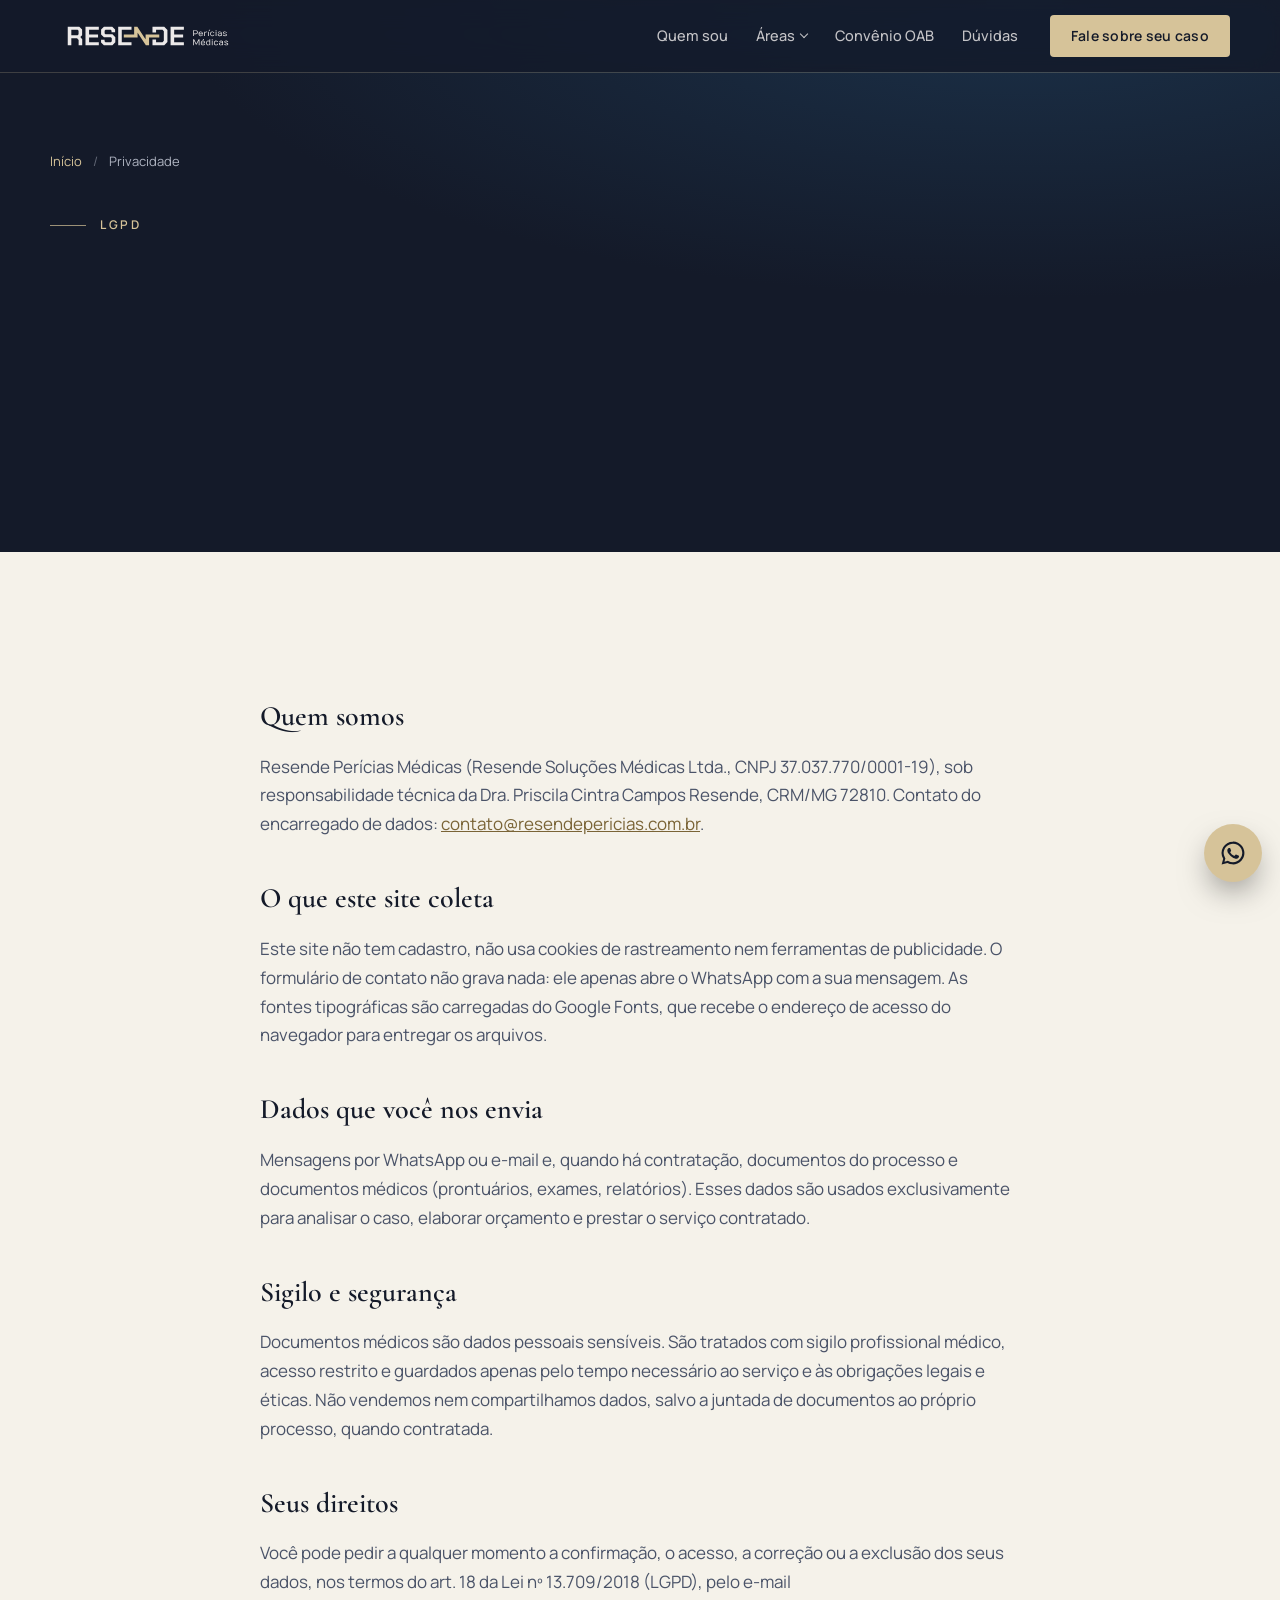
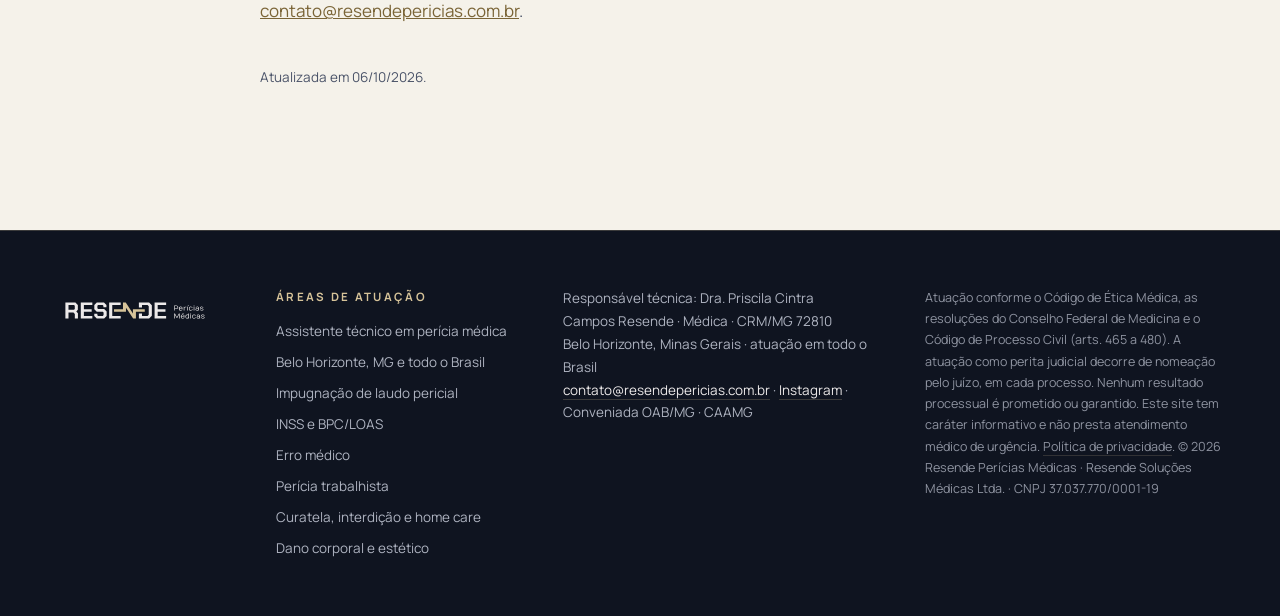
<file: privacidade/index.html>
<!doctype html>
<html lang="pt-BR">
<head>
  <meta charset="utf-8">
  <meta name="viewport" content="width=device-width, initial-scale=1">
  <title>Política de Privacidade | Resende Perícias Médicas</title>
  <meta name="description" content="Como a Resende Perícias Médicas trata dados pessoais e documentos, conforme a Lei Geral de Proteção de Dados (LGPD).">
  <meta name="theme-color" content="#141A29">
  <link rel="canonical" href="https://resendepericias.com.br/privacidade/">
  <link rel="icon" href="/assets/marca/favicon.svg" type="image/svg+xml">
  <link rel="preconnect" href="https://fonts.googleapis.com">
  <link rel="preconnect" href="https://fonts.gstatic.com" crossorigin>
  <link href="https://fonts.googleapis.com/css2?family=Cormorant+Garamond:ital,wght@0,500;0,600;1,500;1,600&family=Manrope:wght@400;500;600;700&display=swap" rel="stylesheet">
  <link rel="stylesheet" href="/assets/css/site.css">
</head>
<body>
  <a class="pular" href="#conteudo">Pular para o conteúdo</a>
  <header class="topo rolou" data-topo>
    <div class="topo__faixa envelope">
      <a class="topo__marca" href="/" aria-label="Resende Perícias Médicas, página inicial">
        <img src="/assets/marca/logo-claro.svg" alt="Resende Perícias Médicas" width="210" height="58">
      </a>
      <nav class="topo__nav" aria-label="Seções">
        <a href="/#sobre">Quem sou</a>
        <div class="topo__grupo">
          <button class="topo__abrir" type="button" aria-haspopup="true">Áreas</button>
          <div class="topo__painel">
            <a href="/assistente-tecnico-pericia-medica/">Assistente técnico em perícia médica</a>
            <a href="/pericia-medica-belo-horizonte/">Belo Horizonte, MG e todo o Brasil</a>
            <a href="/impugnacao-laudo-pericial/">Impugnação de laudo pericial</a>
            <a href="/pericia-inss-bpc/">INSS e BPC/LOAS</a>
            <a href="/pericia-erro-medico/">Erro médico</a>
            <a href="/pericia-trabalhista/">Perícia trabalhista</a>
            <a href="/pericia-curatela-interdicao/">Curatela, interdição e home care</a>
            <a href="/dano-corporal-estetico/">Dano corporal e estético</a>
          </div>
        </div>
        <a href="/#convenio">Convênio OAB</a>
        <a href="/#duvidas">Dúvidas</a>
      </nav>
      <a class="botao botao--ouro botao--pequeno topo__cta" href="#contato">Fale sobre seu caso</a>
      <button class="topo__menu" type="button" aria-expanded="false" aria-controls="menu-movel" data-menu>
        <span></span><span></span><span class="sr">Abrir menu</span>
      </button>
    </div>
    <nav class="menu-movel" id="menu-movel" aria-label="Seções" hidden>
      <a href="/">Início</a>
      <a href="/#sobre">Quem sou</a>
      <p class="menu-movel__titulo">Áreas</p>
      <div class="menu-movel__areas">
        <a href="/assistente-tecnico-pericia-medica/">Assistente técnico em perícia médica</a>
        <a href="/pericia-medica-belo-horizonte/">Belo Horizonte, MG e todo o Brasil</a>
        <a href="/impugnacao-laudo-pericial/">Impugnação de laudo pericial</a>
        <a href="/pericia-inss-bpc/">INSS e BPC/LOAS</a>
        <a href="/pericia-erro-medico/">Erro médico</a>
        <a href="/pericia-trabalhista/">Perícia trabalhista</a>
        <a href="/pericia-curatela-interdicao/">Curatela, interdição e home care</a>
        <a href="/dano-corporal-estetico/">Dano corporal e estético</a>
      </div>
      <a href="/#convenio">Convênio OAB</a>
      <a href="#contato" class="botao botao--ouro">Fale sobre seu caso</a>
    </nav>
  </header>

  <main id="conteudo">
    <section class="area-capa">
      <div class="envelope">
        <nav class="migalhas" aria-label="Você está em"><a href="/">Início</a> <span aria-hidden="true">/</span> <span>Privacidade</span></nav>
        <p class="sobretitulo">LGPD</p>
        <h1 class="titulo titulo--claro titulo--grande">Política de <em>privacidade.</em></h1>
      </div>
    </section>
    <section class="secao secao--papel">
      <div class="envelope texto-legal">
        <h2>Quem somos</h2>
        <p>Resende Perícias Médicas (Resende Soluções Médicas Ltda., CNPJ 37.037.770/0001-19), sob responsabilidade técnica da Dra. Priscila Cintra Campos Resende, CRM/MG 72810. Contato do encarregado de dados: <a href="mailto:contato@resendepericias.com.br">contato@resendepericias.com.br</a>.</p>
        <h2>O que este site coleta</h2>
        <p>Este site não tem cadastro, não usa cookies de rastreamento nem ferramentas de publicidade. O formulário de contato não grava nada: ele apenas abre o WhatsApp com a sua mensagem. As fontes tipográficas são carregadas do Google Fonts, que recebe o endereço de acesso do navegador para entregar os arquivos.</p>
        <h2>Dados que você nos envia</h2>
        <p>Mensagens por WhatsApp ou e-mail e, quando há contratação, documentos do processo e documentos médicos (prontuários, exames, relatórios). Esses dados são usados exclusivamente para analisar o caso, elaborar orçamento e prestar o serviço contratado.</p>
        <h2>Sigilo e segurança</h2>
        <p>Documentos médicos são dados pessoais sensíveis. São tratados com sigilo profissional médico, acesso restrito e guardados apenas pelo tempo necessário ao serviço e às obrigações legais e éticas. Não vendemos nem compartilhamos dados, salvo a juntada de documentos ao próprio processo, quando contratada.</p>
        <h2>Seus direitos</h2>
        <p>Você pode pedir a qualquer momento a confirmação, o acesso, a correção ou a exclusão dos seus dados, nos termos do art. 18 da Lei nº 13.709/2018 (LGPD), pelo e-mail <a href="mailto:contato@resendepericias.com.br">contato@resendepericias.com.br</a>.</p>
        <p class="texto-legal__data">Atualizada em 06/10/2026.</p>
      </div>
    </section>
  </main>

  <footer class="rodape">
    <div class="rodape__grade envelope">
      <img src="/assets/marca/logo-claro.svg" alt="Resende Perícias Médicas" width="190" height="52">
      <nav class="rodape__areas" aria-label="Áreas de atuação">
        <p>Áreas de atuação</p>
        <ul>
          <li><a href="/assistente-tecnico-pericia-medica/">Assistente técnico em perícia médica</a></li>
          <li><a href="/pericia-medica-belo-horizonte/">Belo Horizonte, MG e todo o Brasil</a></li>
          <li><a href="/impugnacao-laudo-pericial/">Impugnação de laudo pericial</a></li>
          <li><a href="/pericia-inss-bpc/">INSS e BPC/LOAS</a></li>
          <li><a href="/pericia-erro-medico/">Erro médico</a></li>
          <li><a href="/pericia-trabalhista/">Perícia trabalhista</a></li>
          <li><a href="/pericia-curatela-interdicao/">Curatela, interdição e home care</a></li>
          <li><a href="/dano-corporal-estetico/">Dano corporal e estético</a></li>
        </ul>
      </nav>
      <p>
        Responsável técnica: Dra. Priscila Cintra Campos Resende · Médica · CRM/MG 72810<br>
        Belo Horizonte, Minas Gerais · atuação em todo o Brasil<br>
        <a href="mailto:contato@resendepericias.com.br">contato@resendepericias.com.br</a> ·
        <a href="https://www.instagram.com/resendepericiasmedicas/" target="_blank" rel="noopener">Instagram</a> ·
        Conveniada OAB/MG · CAAMG
      </p>
      <p class="rodape__legal">
        Atuação conforme o Código de Ética Médica, as resoluções do Conselho Federal de Medicina e o Código de Processo Civil
        (arts. 465 a 480). A atuação como perita judicial decorre de nomeação pelo juízo, em cada processo.
        Nenhum resultado processual é prometido ou garantido. Este site tem caráter informativo e não presta atendimento
        médico de urgência. <a href="/privacidade/">Política de privacidade</a>.
        © <span data-ano>2026</span> Resende Perícias Médicas · Resende Soluções Médicas Ltda. · CNPJ 37.037.770/0001-19
      </p>
    </div>
  </footer>

  <a class="flutuante" href="https://wa.me/5531971087909" target="_blank" rel="noopener" aria-label="Conversar pelo WhatsApp">
    <svg viewBox="0 0 32 32" aria-hidden="true"><path d="M16 3a13 13 0 0 0-11.2 19.6L3 29l6.6-1.7A13 13 0 1 0 16 3Zm0 23.6a10.6 10.6 0 0 1-5.4-1.5l-.4-.2-3.9 1 1-3.8-.3-.4A10.6 10.6 0 1 1 16 26.6Zm5.8-7.9c-.3-.2-1.9-.9-2.2-1s-.5-.2-.7.2-.8 1-1 1.2-.4.2-.7 0a8.7 8.7 0 0 1-4.3-3.8c-.3-.6.3-.5.9-1.7a.6.6 0 0 0 0-.5l-1-2.4c-.3-.6-.5-.5-.7-.5h-.6a1.2 1.2 0 0 0-.9.4 3.7 3.7 0 0 0-1.1 2.7 6.4 6.4 0 0 0 1.3 3.4 14.6 14.6 0 0 0 5.6 5c2.1.9 2.9 1 4 .8a3.4 3.4 0 0 0 2.2-1.6 2.8 2.8 0 0 0 .2-1.6c-.1-.1-.3-.2-.6-.4Z"/></svg>
  </a>

  <script src="/assets/js/site.js" defer></script>
</body>
</html>
</file>
<file: assets/css/site.css>
/* Resende Perícias Médicas — site público
   Identidade: azul-noite + dourado da marca, serifa editorial nos títulos. */

:root {
  --noite: #141A29;
  --noite-2: #1A2235;
  --fundo: #163950;
  --ouro: #D6C399;
  --ouro-forte: #E4D3AC;
  --ouro-texto: #7A6436;     /* dourado legível sobre papel */
  --papel: #F5F2EA;
  --papel-2: #ECE6D8;
  --tinta: #141A29;
  --tinta-suave: #4A5368;
  --claro: #ECE9E9;
  --claro-suave: #AEB3C0;
  --linha-clara: rgba(214, 195, 153, .22);
  --linha-escura: rgba(20, 26, 41, .14);

  --serifa: "Cormorant Garamond", "Iowan Old Style", Georgia, serif;
  --sem-serifa: "Manrope", system-ui, -apple-system, "Segoe UI", sans-serif;

  --largura: 1180px;
  --respiro: clamp(80px, 11vw, 150px);
  --raio: 4px;
  --suave: cubic-bezier(.2, .7, .2, 1);
}

*, *::before, *::after { box-sizing: border-box; }
html { scroll-behavior: smooth; scroll-padding-top: 84px; -webkit-text-size-adjust: 100%; }
body {
  margin: 0;
  background: var(--noite);
  color: var(--claro);
  font: 400 17px/1.7 var(--sem-serifa);
  -webkit-font-smoothing: antialiased;
  text-rendering: optimizeLegibility;
  font-variant-numeric: lining-nums;
  overflow-x: hidden;
}
img, svg { display: block; max-width: 100%; }
a { color: inherit; }
h1, h2, h3 { margin: 0; font-weight: 600; }
p { margin: 0; }
ul, ol { margin: 0; padding: 0; list-style: none; }
em { font-style: italic; color: var(--ouro); }
::selection { background: var(--ouro); color: var(--noite); }

.envelope { width: min(100% - 32px, var(--largura)); margin-inline: auto; }
@media (min-width: 720px) { .envelope { width: min(100% - 64px, var(--largura)); } }
.sr { position: absolute; width: 1px; height: 1px; overflow: hidden; clip: rect(0 0 0 0); white-space: nowrap; }
.pular {
  position: absolute; left: 16px; top: -60px; z-index: 100;
  background: var(--ouro); color: var(--noite); padding: 10px 16px; border-radius: var(--raio);
  font-weight: 600; text-decoration: none;
}
.pular:focus { top: 16px; }
:focus-visible { outline: 2px solid var(--ouro); outline-offset: 3px; }

/* ---------- Tipografia ---------- */
.sobretitulo {
  display: inline-flex; align-items: center; gap: 14px;
  font-size: 12px; font-weight: 600; letter-spacing: .22em; text-transform: uppercase;
  color: var(--ouro);
}
.sobretitulo::before { content: ""; width: 36px; height: 1px; background: currentColor; opacity: .7; }
.sobretitulo--escuro { color: var(--ouro-texto); }

.titulo {
  font-family: var(--serifa); font-weight: 500;
  font-size: clamp(38px, 5.2vw, 64px); line-height: 1.04; letter-spacing: -.01em;
  color: var(--tinta); margin-top: 20px; text-wrap: balance;
}
.titulo em { color: var(--ouro-texto); }
.titulo--claro { color: var(--claro); }
.titulo--claro em { color: var(--ouro); }
.titulo--grande { font-size: clamp(48px, 7vw, 92px); }

.nota { margin-top: 48px; font-size: 13.5px; line-height: 1.6; color: var(--claro-suave); max-width: 760px; }
.nota--centro { text-align: center; margin-inline: auto; }

/* ---------- Botões ---------- */
.botao {
  display: inline-flex; align-items: center; justify-content: center; gap: 10px;
  min-height: 52px; padding: 0 28px; border-radius: var(--raio);
  font: 600 15px/1 var(--sem-serifa); letter-spacing: .02em; text-decoration: none;
  border: 1px solid transparent; cursor: pointer;
  transition: background .3s var(--suave), color .3s var(--suave), border-color .3s var(--suave), transform .3s var(--suave);
}
.botao:hover { transform: translateY(-2px); }
.botao--ouro { background: var(--ouro); color: var(--noite); }
.botao--ouro:hover { background: var(--ouro-forte); }
.botao--linha { border-color: var(--linha-clara); color: var(--claro); }
.botao--linha:hover { border-color: var(--ouro); color: var(--ouro); }
.botao--escuro { background: var(--noite); color: var(--ouro); }
.botao--escuro:hover { background: var(--fundo); }
.botao--pequeno { min-height: 42px; padding: 0 20px; font-size: 14px; }

.link-seta {
  display: inline-flex; align-items: center; gap: 10px;
  font-weight: 600; font-size: 15px; color: var(--ouro); text-decoration: none;
}
.link-seta::after { content: "→"; transition: transform .3s var(--suave); }
.link-seta:hover::after { transform: translateX(4px); }

/* Ícones da marca, recoloridos por máscara */
.icone {
  display: inline-block; width: 28px; height: 28px; flex: none;
  background: currentColor;
  -webkit-mask: var(--icone) center / contain no-repeat;
          mask: var(--icone) center / contain no-repeat;
}

/* ---------- Cabeçalho ---------- */
.topo {
  position: fixed; inset: 0 0 auto; z-index: 50;
  transition: background .4s var(--suave), box-shadow .4s var(--suave), backdrop-filter .4s;
}
.topo.rolou {
  background: rgba(20, 26, 41, .86);
  -webkit-backdrop-filter: blur(14px) saturate(140%);
          backdrop-filter: blur(14px) saturate(140%);
  box-shadow: 0 1px 0 var(--linha-clara);
}
.topo__faixa { display: flex; align-items: center; gap: 32px; height: 84px; }
.topo__marca img { width: 168px; height: auto; }
.topo__nav { display: none; gap: 34px; margin-left: auto; }
.topo__nav a {
  position: relative; font-size: 14.5px; font-weight: 500; text-decoration: none; color: var(--claro);
  opacity: .82; transition: opacity .3s;
}
.topo__nav a::after {
  content: ""; position: absolute; left: 0; right: 0; bottom: -6px; height: 1px;
  background: var(--ouro); transform: scaleX(0); transform-origin: left; transition: transform .35s var(--suave);
}
.topo__nav a:hover { opacity: 1; }
.topo__nav a:hover::after { transform: scaleX(1); }
.topo__cta { display: none; }
.topo__menu {
  margin-left: auto; width: 44px; height: 44px; display: grid; place-content: center; gap: 7px;
  background: none; border: 1px solid var(--linha-clara); border-radius: var(--raio); cursor: pointer;
}
.topo__menu span:not(.sr) { width: 20px; height: 1.5px; background: var(--claro); transition: transform .3s var(--suave); }
.topo__menu[aria-expanded="true"] span:nth-child(1) { transform: translateY(4.25px) rotate(45deg); }
.topo__menu[aria-expanded="true"] span:nth-child(2) { transform: translateY(-4.25px) rotate(-45deg); }

.menu-movel {
  display: grid; gap: 4px; padding: 8px 16px 24px;
  background: rgba(20, 26, 41, .97); border-bottom: 1px solid var(--linha-clara);
}
.menu-movel[hidden] { display: none; }
.menu-movel a:not(.botao) {
  padding: 14px 0; border-bottom: 1px solid var(--linha-clara);
  font-family: var(--serifa); font-size: 26px; text-decoration: none;
}
.menu-movel .botao { margin-top: 16px; }

@media (min-width: 960px) {
  .topo__nav, .topo__cta { display: flex; }
  .topo__menu, .menu-movel { display: none !important; }
  .topo__marca img { width: 196px; }
}

/* ---------- Abertura ---------- */
.abertura {
  position: relative; isolation: isolate; overflow: hidden;
  padding: 140px 0 120px;
  background:
    radial-gradient(1100px 620px at 82% 12%, rgba(22, 57, 80, .95), transparent 62%),
    radial-gradient(700px 500px at 0% 100%, rgba(214, 195, 153, .08), transparent 70%),
    var(--noite);
}
.abertura::before { /* trama fina, sensação de papel timbrado */
  content: ""; position: absolute; inset: 0; z-index: -1; opacity: .5;
  background-image: linear-gradient(var(--linha-clara) 1px, transparent 1px);
  background-size: 100% 96px;
  -webkit-mask: linear-gradient(180deg, transparent, #000 30%, #000 60%, transparent);
          mask: linear-gradient(180deg, transparent, #000 30%, #000 60%, transparent);
  opacity: .18;
}
.abertura__grade { display: grid; gap: 64px; align-items: center; }
.abertura__titulo {
  margin-top: 26px;
  font-family: var(--serifa); font-weight: 500;
  font-size: clamp(46px, 8.4vw, 104px); line-height: .98; letter-spacing: -.02em;
  text-wrap: balance;
}
.abertura__titulo em { display: inline-block; }
.abertura__lead { margin-top: 30px; max-width: 540px; font-size: clamp(17px, 1.6vw, 19px); color: var(--claro-suave); }
.abertura__acoes { display: flex; flex-wrap: wrap; gap: 14px; margin-top: 40px; }
.abertura__assinatura {
  display: grid; gap: 2px; margin-top: 52px; padding-left: 18px;
  border-left: 1px solid var(--ouro); font-size: 14px; color: var(--claro-suave);
}
.abertura__assinatura strong { font-family: var(--serifa); font-size: 21px; font-weight: 600; color: var(--claro); letter-spacing: .01em; }

.retrato { position: relative; margin: 0; justify-self: center; width: min(100%, 440px); }
.retrato__moldura {
  position: relative; aspect-ratio: 4 / 5; overflow: hidden;
  border-radius: 999px 999px var(--raio) var(--raio);
  background: linear-gradient(160deg, #1d3550, #141A29 70%);
}
.retrato__moldura::after { /* filete dourado deslocado */
  content: ""; position: absolute; inset: 14px; border: 1px solid var(--linha-clara);
  border-radius: inherit; pointer-events: none;
}
.retrato::before {
  content: ""; position: absolute; inset: -18px 18px 18px -18px; z-index: -1;
  border: 1px solid var(--ouro); opacity: .45; border-radius: 999px 999px var(--raio) var(--raio);
}
.retrato__moldura img { width: 100%; height: 100%; object-fit: cover; object-position: 50% 20%; }
.retrato__provisorio { position: absolute; inset: 0; display: grid; place-items: center; }
.retrato__provisorio img { width: 46%; height: auto; opacity: .9; }
.retrato__selo {
  position: absolute; left: -12px; bottom: 36px;
  display: grid; gap: 2px; max-width: 200px; padding: 18px 22px;
  background: var(--papel); color: var(--tinta); border-radius: var(--raio);
  box-shadow: 0 24px 60px -20px rgba(0, 0, 0, .55);
  font-size: 13px; line-height: 1.4;
}
.retrato__numero { font-family: var(--serifa); font-size: 40px; font-weight: 600; line-height: 1; color: var(--ouro-texto); }

.abertura__pulso {
  position: absolute; left: 0; right: 0; bottom: 28px; width: 100%; height: 90px; z-index: -1;
  fill: none; stroke: var(--ouro); stroke-width: 1.2; opacity: .35;
  stroke-dasharray: 2200; stroke-dashoffset: 2200;
  animation: desenhar 3.2s .4s var(--suave) forwards;
}
@keyframes desenhar { to { stroke-dashoffset: 0; } }

@media (min-width: 960px) {
  .abertura { padding: 180px 0 150px; min-height: 100svh; display: flex; align-items: center; }
  .abertura__grade { grid-template-columns: 1.25fr .85fr; gap: 80px; }
  .retrato { justify-self: end; }
  .retrato__selo { left: -56px; }
}

/* ---------- Credenciais ---------- */
.credenciais { background: var(--noite-2); border-block: 1px solid var(--linha-clara); }
.credenciais__lista { display: grid; grid-template-columns: repeat(2, 1fr); }
.credenciais__lista li { display: grid; gap: 6px; padding: 30px 18px; border-right: 1px solid var(--linha-clara); border-bottom: 1px solid var(--linha-clara); }
.credenciais__lista li:nth-child(2n) { border-right: 0; }
.credenciais__lista li:nth-last-child(-n+2) { border-bottom: 0; }
.credenciais__lista strong { font-family: var(--serifa); font-size: clamp(24px, 2.6vw, 32px); font-weight: 600; color: var(--ouro); line-height: 1.1; }
.credenciais__lista span { font-size: 13.5px; line-height: 1.5; color: var(--claro-suave); }
@media (min-width: 960px) {
  .credenciais__lista { grid-template-columns: repeat(4, 1fr); }
  .credenciais__lista li { padding: 40px 32px; border-bottom: 0; border-right: 1px solid var(--linha-clara) !important; }
  .credenciais__lista li:first-child { padding-left: 0; }
  .credenciais__lista li:last-child { border-right: 0 !important; }
}

/* ---------- Seções ---------- */
.secao { padding: var(--respiro) 0; }
.secao--papel { background: var(--papel); color: var(--tinta); }
.secao--noite { background: var(--noite); }
.secao--fundo { background: linear-gradient(180deg, var(--fundo), #10293b); }
.secao--colada { padding-top: 0; }
.cabeca-secao { max-width: 780px; margin-bottom: clamp(48px, 6vw, 80px); }
.cabeca-secao--lado { max-width: none; display: grid; gap: 28px; align-items: end; }
.cabeca-secao__apoio { color: var(--tinta-suave); max-width: 440px; }
@media (min-width: 960px) { .cabeca-secao--lado { grid-template-columns: 1.2fr .8fr; gap: 80px; } }

/* Quem sou */
.sobre { display: grid; gap: 40px; }
.sobre__corpo { display: grid; gap: 22px; color: var(--tinta-suave); font-size: 18px; }
.sobre__citacao {
  margin: 18px 0 0; padding: 30px 0 0; border-top: 1px solid var(--linha-escura);
  font-family: var(--serifa); font-style: italic; font-size: clamp(24px, 2.6vw, 31px); line-height: 1.3; color: var(--tinta);
}
@media (min-width: 960px) {
  .sobre { grid-template-columns: .9fr 1.1fr; gap: 96px; }
  .sobre__cabeca { position: sticky; top: 130px; align-self: start; }
}

/* Dois papéis */
.papeis { display: grid; gap: 24px; }
.papel {
  display: flex; flex-direction: column; gap: 18px; padding: clamp(30px, 4vw, 52px);
  border: 1px solid var(--linha-clara); border-radius: var(--raio);
  background: linear-gradient(180deg, rgba(255,255,255,.025), transparent);
}
.papel--destaque { background: linear-gradient(160deg, rgba(214,195,153,.12), rgba(22,57,80,.4)); border-color: rgba(214,195,153,.4); }
.papel__icone { width: 40px; height: 40px; color: var(--ouro); }
.papel h3 { font-family: var(--serifa); font-size: clamp(28px, 3vw, 36px); font-weight: 600; line-height: 1.1; }
.papel p { color: var(--claro-suave); }
.papel__lista { display: grid; gap: 12px; margin-top: 6px; padding-top: 22px; border-top: 1px solid var(--linha-clara); font-size: 15.5px; }
.papel__lista li { position: relative; padding-left: 26px; }
.papel__lista li::before { content: ""; position: absolute; left: 0; top: .78em; width: 12px; height: 1px; background: var(--ouro); }
.papel .botao { align-self: flex-start; margin-top: auto; }
@media (min-width: 900px) { .papeis { grid-template-columns: 1fr 1fr; } }

/* Áreas */
.areas { display: grid; border-top: 1px solid var(--linha-escura); }
.area { display: grid; gap: 10px; padding: 34px 0; border-bottom: 1px solid var(--linha-escura); transition: background .4s var(--suave); }
.area__numero { font-family: var(--serifa); font-size: 18px; font-weight: 600; color: var(--ouro-texto); letter-spacing: .06em; }
.area h3 { font-family: var(--serifa); font-size: 30px; font-weight: 600; line-height: 1.15; }
.area p { color: var(--tinta-suave); font-size: 16px; }
.area--convite { background: var(--noite); color: var(--claro); padding: 34px 28px; border-radius: var(--raio); border: 0; margin-top: 24px; }
.area--convite p { color: var(--claro-suave); }
@media (min-width: 720px) {
  .areas { grid-template-columns: repeat(2, 1fr); border-top: 0; gap: 0 48px; }
  .area { border-top: 1px solid var(--linha-escura); border-bottom: 0; }
  .area--convite { margin-top: 0; padding: 34px; align-content: center; }
}
@media (min-width: 1040px) {
  .areas { grid-template-columns: repeat(3, 1fr); gap: 0 56px; }
  .area { padding: 40px 0 48px; }
  .area--convite { padding: 40px; }
}

/* Método */
.etapas { display: grid; gap: 0; counter-reset: etapa; position: relative; }
.etapa { position: relative; display: grid; gap: 10px; padding: 0 0 40px 64px; }
.etapa::before { /* trilho vertical */
  content: ""; position: absolute; left: 21px; top: 44px; bottom: 0; width: 1px; background: var(--linha-clara);
}
.etapa:last-child::before { display: none; }
.etapa__marca {
  position: absolute; left: 0; top: 0; width: 44px; height: 44px; display: grid; place-items: center;
  border: 1px solid var(--ouro); border-radius: 50%;
  font-family: var(--serifa); font-size: 22px; font-weight: 600; color: var(--ouro); background: var(--fundo);
}
.etapa h3 { font-family: var(--serifa); font-size: 28px; font-weight: 600; line-height: 44px; }
.etapa p { color: var(--claro-suave); font-size: 15.5px; }
@media (min-width: 1000px) {
  .etapas { grid-template-columns: repeat(5, 1fr); gap: 32px; }
  .etapa { padding: 72px 0 0; }
  .etapa::before { left: 52px; right: -32px; top: 22px; bottom: auto; width: auto; height: 1px; }
  .etapa h3 { line-height: 1.15; }
}

/* Compromissos */
.compromissos { display: grid; gap: 40px 48px; }
.compromissos li { display: grid; gap: 12px; align-content: start; }
.compromissos .icone { width: 34px; height: 34px; color: var(--ouro-texto); margin-bottom: 6px; }
.compromissos h3 { font-family: var(--serifa); font-size: 26px; font-weight: 600; line-height: 1.15; }
.compromissos p { color: var(--tinta-suave); font-size: 15.5px; }
@media (min-width: 720px) { .compromissos { grid-template-columns: repeat(2, 1fr); } }
@media (min-width: 1040px) { .compromissos { grid-template-columns: repeat(4, 1fr); } }

.parceria {
  display: flex; flex-wrap: wrap; align-items: center; justify-content: space-between; gap: 24px;
  margin-top: clamp(56px, 7vw, 88px); padding: clamp(28px, 4vw, 44px);
  background: var(--papel-2); border: 1px solid rgba(122, 100, 54, .28); border-radius: var(--raio);
}
.parceria__texto { margin-top: 12px; font-family: var(--serifa); font-size: clamp(24px, 2.6vw, 32px); line-height: 1.2; }
.parceria__texto strong { color: var(--ouro-texto); font-weight: 600; }

/* Dúvidas */
.duvidas { display: grid; gap: 40px; padding-top: var(--respiro); border-top: 1px solid var(--linha-escura); }
.duvidas__lista { border-top: 1px solid var(--linha-escura); }
.duvidas details { border-bottom: 1px solid var(--linha-escura); }
.duvidas summary {
  display: flex; justify-content: space-between; gap: 24px; align-items: center;
  padding: 26px 0; cursor: pointer; list-style: none;
  font-family: var(--serifa); font-size: clamp(21px, 2.1vw, 25px); font-weight: 600; line-height: 1.25;
}
.duvidas summary::-webkit-details-marker { display: none; }
.duvidas summary::after {
  content: "+"; flex: none; width: 34px; height: 34px; display: grid; place-items: center;
  border: 1px solid var(--linha-escura); border-radius: 50%;
  font-family: var(--sem-serifa); font-size: 18px; font-weight: 400; color: var(--ouro-texto);
  transition: transform .35s var(--suave), background .35s;
}
.duvidas details[open] summary::after { transform: rotate(45deg); background: var(--noite); color: var(--ouro); border-color: var(--noite); }
.duvidas details p { padding: 0 56px 28px 0; color: var(--tinta-suave); }
@media (min-width: 960px) { .duvidas { grid-template-columns: .8fr 1.2fr; gap: 96px; } }

/* ---------- Contato ---------- */
.contato {
  position: relative; padding: var(--respiro) 0;
  background:
    radial-gradient(900px 500px at 10% 0%, rgba(22, 57, 80, .9), transparent 65%),
    var(--noite);
}
.contato__grade { display: grid; gap: 56px; }
.contato__lead { margin-top: 28px; max-width: 480px; color: var(--claro-suave); font-size: 18px; }
.contato__canais { display: grid; gap: 18px; margin-top: 40px; }
.contato__canais li { display: flex; align-items: center; gap: 16px; font-size: 16px; }
.contato__canais .icone { width: 22px; height: 22px; color: var(--ouro); }
.contato__canais a { text-decoration: none; border-bottom: 1px solid var(--linha-clara); transition: border-color .3s, color .3s; }
.contato__canais a:hover { color: var(--ouro); border-color: var(--ouro); }

.formulario {
  display: grid; gap: 18px; align-self: start;
  padding: clamp(26px, 4vw, 44px);
  background: var(--papel); color: var(--tinta); border-radius: var(--raio);
  box-shadow: 0 40px 90px -40px rgba(0, 0, 0, .7);
}
.formulario__titulo { font-family: var(--serifa); font-size: 30px; font-weight: 600; line-height: 1.1; }
.formulario label { display: grid; gap: 8px; font-size: 12.5px; font-weight: 600; letter-spacing: .08em; text-transform: uppercase; color: var(--tinta-suave); }
.formulario input, .formulario select, .formulario textarea {
  width: 100%; padding: 14px 16px; border: 1px solid var(--linha-escura); border-radius: var(--raio);
  background: #fff; color: var(--tinta);
  font: 400 16px/1.4 var(--sem-serifa); letter-spacing: 0; text-transform: none;
  transition: border-color .25s, box-shadow .25s;
}
.formulario textarea { resize: vertical; min-height: 120px; }
.formulario input:focus, .formulario select:focus, .formulario textarea:focus {
  outline: none; border-color: var(--ouro-texto); box-shadow: 0 0 0 3px rgba(214, 195, 153, .35);
}
.formulario input[aria-invalid="true"] { border-color: #A2412F; }
.formulario__aviso { font-size: 13px; line-height: 1.5; color: var(--tinta-suave); }
.formulario .botao--ouro { background: var(--noite); color: var(--ouro); }
.formulario .botao--ouro:hover { background: var(--fundo); }
@media (min-width: 640px) {
  .formulario { grid-template-columns: 1fr 1fr; }
  .formulario__titulo, .formulario label:first-of-type, .formulario__largo, .formulario__aviso { grid-column: 1 / -1; }
}
@media (min-width: 1000px) { .contato__grade { grid-template-columns: 1fr 1fr; gap: 96px; align-items: center; } }

/* ---------- Rodapé ---------- */
.rodape { padding: 56px 0 96px; background: #0F1420; border-top: 1px solid var(--linha-clara); font-size: 13.5px; color: var(--claro-suave); }
.rodape__grade { display: grid; gap: 22px; }
.rodape img { width: 170px; height: auto; }
.rodape__legal { font-size: 12.5px; opacity: .8; }
@media (min-width: 960px) {
  .rodape { padding-bottom: 56px; }
  .rodape__grade { grid-template-columns: auto 1fr 1fr; gap: 64px; align-items: center; }
}

/* ---------- WhatsApp flutuante ---------- */
.flutuante {
  position: fixed; right: 18px; bottom: 18px; z-index: 40;
  width: 58px; height: 58px; display: grid; place-items: center; border-radius: 50%;
  background: var(--ouro); color: var(--noite);
  box-shadow: 0 14px 34px -10px rgba(0, 0, 0, .6);
  transition: transform .3s var(--suave), opacity .3s;
}
.flutuante svg { width: 28px; height: 28px; fill: currentColor; }
.flutuante:hover { transform: scale(1.06); }

/* ---------- Revelação ao rolar ---------- */
.js .revelar { opacity: 0; transform: translateY(22px); transition: opacity .9s var(--suave), transform .9s var(--suave); }
.js .revelar.visivel { opacity: 1; transform: none; }

@media (prefers-reduced-motion: reduce) {
  html { scroll-behavior: auto; }
  *, *::before, *::after { animation: none !important; transition: none !important; }
  .js .revelar { opacity: 1; transform: none; }
  .abertura__pulso { stroke-dashoffset: 0; }
}

/* Fotos */
.retrato__moldura { background: #fff; }
.retrato__moldura img { object-position: 50% 12%; }
.sobre__foto {
  margin: 40px 0 0; aspect-ratio: 4 / 5; overflow: hidden; max-width: 420px;
  background: #fff; border-radius: var(--raio);
  box-shadow: 0 30px 70px -40px rgba(20, 26, 41, .55);
  position: relative;
}
.sobre__foto::after { content: ""; position: absolute; inset: 12px; border: 1px solid rgba(122, 100, 54, .3); pointer-events: none; }
.sobre__foto img { width: 100%; height: 100%; object-fit: cover; object-position: 50% 8%; transform: scale(1.35); transform-origin: 50% 0; }

@media (max-width: 559px) {
  .credenciais__lista { grid-template-columns: 1fr; }
  .credenciais__lista li { border-right: 0; padding: 22px 0; grid-template-columns: 9.5em 1fr; align-items: baseline; gap: 14px; }
  .credenciais__lista li:nth-last-child(2) { border-bottom: 1px solid var(--linha-clara); }
  .credenciais__lista strong { font-size: 22px; }
}

/* ---------- Selo OAB na capa ---------- */
.selo-oab {
  display: inline-flex; align-items: center; flex-wrap: wrap; gap: 10px 14px;
  margin-bottom: 28px; padding: 8px 18px 8px 8px;
  border: 1px solid rgba(214, 195, 153, .45); border-radius: 999px;
  background: rgba(214, 195, 153, .08);
  font-size: 13.5px; color: var(--claro); text-decoration: none;
  transition: background .3s var(--suave), border-color .3s var(--suave);
}
.selo-oab:hover { background: rgba(214, 195, 153, .16); border-color: var(--ouro); }
.selo-oab strong { color: var(--ouro); font-weight: 700; }
.selo-oab__marca {
  padding: 6px 12px; border-radius: 999px; background: var(--ouro); color: var(--noite);
  font-size: 11.5px; font-weight: 700; letter-spacing: .1em;
}

/* ---------- Seção Parceria OAB ---------- */
.parceria-oab {
  position: relative; overflow: hidden; padding: var(--respiro) 0;
  background:
    radial-gradient(800px 480px at 100% 0%, rgba(214, 195, 153, .16), transparent 60%),
    linear-gradient(160deg, #10293b, var(--noite) 70%);
  border-block: 1px solid var(--linha-clara);
}
.parceria-oab__grade { display: grid; gap: 56px; align-items: center; }
.parceria-oab__lead { margin-top: 28px; max-width: 520px; color: var(--claro-suave); font-size: 18px; }
.parceria-oab__cartao {
  padding: clamp(28px, 4vw, 48px); border-radius: var(--raio);
  background: var(--papel); color: var(--tinta);
  box-shadow: 0 40px 90px -40px rgba(0, 0, 0, .7);
}
.parceria-oab__destaque { display: grid; gap: 4px; padding-bottom: 26px; border-bottom: 1px solid var(--linha-escura); font-size: 15px; color: var(--tinta-suave); }
.parceria-oab__numero { font-family: var(--serifa); font-size: clamp(72px, 9vw, 112px); font-weight: 600; line-height: .9; color: var(--ouro-texto); }
.parceria-oab__lista { display: grid; gap: 16px; padding: 26px 0; }
.parceria-oab__lista li { position: relative; padding-left: 28px; font-size: 15px; color: var(--tinta-suave); }
.parceria-oab__lista li::before { content: ""; position: absolute; left: 0; top: .8em; width: 14px; height: 1px; background: var(--ouro-texto); }
.parceria-oab__lista strong { display: block; color: var(--tinta); font-weight: 700; }
.parceria-oab__como { padding-top: 20px; border-top: 1px solid var(--linha-escura); font-size: 13px; line-height: 1.55; color: var(--tinta-suave); }
@media (min-width: 1000px) { .parceria-oab__grade { grid-template-columns: 1.1fr .9fr; gap: 96px; } }

.icone-svg { width: 22px; height: 22px; flex: none; color: var(--ouro); }
.rodape a { color: var(--claro); text-decoration: none; border-bottom: 1px solid var(--linha-clara); }
@media (min-width: 960px) { .topo__nav { gap: 28px; } }

.papel__onde {
  align-self: flex-start; margin-bottom: -6px; padding: 5px 12px; border-radius: 999px;
  border: 1px solid rgba(214, 195, 153, .45); color: var(--ouro);
  font-size: 11.5px; font-weight: 700; letter-spacing: .14em; text-transform: uppercase;
}

/* ---------- Trajetória ---------- */
.trajetoria { background: var(--papel-2); color: var(--tinta); }
.linha-tempo { position: relative; display: grid; }
.linha-tempo::before { content: ""; position: absolute; left: 6px; top: 8px; bottom: 8px; width: 1px; background: rgba(122, 100, 54, .35); }
.marco { position: relative; display: grid; gap: 6px; padding: 0 0 40px 40px; }
.marco::before {
  content: ""; position: absolute; left: 0; top: 6px; width: 13px; height: 13px; border-radius: 50%;
  background: var(--papel-2); border: 1px solid var(--ouro-texto);
}
.marco:last-child::before { background: var(--ouro-texto); }
.marco__ano { font-size: 12.5px; font-weight: 700; letter-spacing: .14em; text-transform: uppercase; color: var(--ouro-texto); }
.marco h3 { font-family: var(--serifa); font-size: clamp(26px, 2.6vw, 32px); font-weight: 600; line-height: 1.15; }
.marco p { margin-top: 8px; color: var(--tinta-suave); font-size: 16px; max-width: 640px; }
@media (min-width: 900px) {
  .linha-tempo::before { left: 196px; }
  .marco { grid-template-columns: 170px 1fr; gap: 56px; padding: 0 0 48px; }
  .marco::before { left: 190px; }
  .marco__ano { text-align: right; padding-top: 4px; }
}

.coroamento {
  margin-top: clamp(32px, 5vw, 56px); padding: clamp(30px, 4.5vw, 56px);
  background: linear-gradient(150deg, #1d3550, var(--noite) 65%); color: var(--claro);
  border-radius: var(--raio); border: 1px solid rgba(214, 195, 153, .35);
  box-shadow: 0 40px 90px -45px rgba(20, 26, 41, .8);
}
.coroamento__lista { display: grid; gap: 28px; margin-top: 30px; }
.coroamento__lista li { display: grid; gap: 6px; padding-top: 20px; border-top: 1px solid var(--linha-clara); }
.coroamento__lista strong { font-family: var(--serifa); font-size: clamp(23px, 2.2vw, 28px); font-weight: 600; line-height: 1.15; color: var(--ouro); }
.coroamento__lista span { font-size: 14.5px; color: var(--claro-suave); }
@media (min-width: 720px) { .coroamento__lista { grid-template-columns: repeat(2, 1fr); gap: 32px 48px; } }
@media (min-width: 1180px) { .coroamento__lista { grid-template-columns: repeat(4, 1fr); } }

/* Vivências (resumo, sem datas) */
.vivencias { display: grid; gap: 0 48px; border-top: 1px solid var(--linha-escura); }
.vivencias li { display: grid; gap: 8px; align-content: start; padding: 28px 0; border-bottom: 1px solid var(--linha-escura); }
.vivencias h3 { font-family: var(--serifa); font-size: clamp(24px, 2.3vw, 28px); font-weight: 600; line-height: 1.15; }
.vivencias h3::before { content: ""; display: block; width: 28px; height: 1px; margin-bottom: 16px; background: var(--ouro-texto); }
.vivencias p { color: var(--tinta-suave); font-size: 15.5px; }
@media (min-width: 720px) { .vivencias { grid-template-columns: repeat(2, 1fr); } }
@media (min-width: 1040px) { .vivencias { grid-template-columns: repeat(3, 1fr); gap: 0 56px; } .vivencias li { padding: 34px 0 38px; } }


/* =====================================================================
   CAPA DA MARCA + EFEITOS
   ===================================================================== */
.capa {
  position: relative; isolation: isolate; overflow: hidden;
  min-height: 100svh; display: grid; place-items: center;
  padding: 120px 0 120px;
  background: radial-gradient(120% 90% at 50% 0%, #1b3149 0%, var(--noite) 58%, #0c111c 100%);
  text-align: center;
}
/* aurora: duas luzes difusas que derivam devagar */
.capa::before {
  content: ""; position: absolute; inset: -20%; z-index: -3;
  background:
    radial-gradient(38% 32% at 30% 35%, rgba(22, 57, 80, .85), transparent 70%),
    radial-gradient(30% 26% at 72% 62%, rgba(214, 195, 153, .13), transparent 70%);
  filter: blur(20px);
  animation: deriva 22s ease-in-out infinite alternate;
}
@keyframes deriva {
  0%   { transform: translate3d(-4%, -2%, 0) scale(1); }
  100% { transform: translate3d(5%, 3%, 0) scale(1.08); }
}
/* granulação fina, efeito de papel nobre */
.capa::after {
  content: ""; position: absolute; inset: 0; z-index: -1; pointer-events: none; opacity: .08; mix-blend-mode: overlay;
  background-image: url("data:image/svg+xml,%3Csvg xmlns='http://www.w3.org/2000/svg' width='160' height='160'%3E%3Cfilter id='n'%3E%3CfeTurbulence type='fractalNoise' baseFrequency='.9' numOctaves='2' stitchTiles='stitch'/%3E%3C/filter%3E%3Crect width='100%25' height='100%25' filter='url(%23n)'/%3E%3C/svg%3E");
}
.capa__poeira { position: absolute; inset: 0; z-index: -2; width: 100%; height: 100%; pointer-events: none; }
.capa__luz {
  position: absolute; inset: 0; z-index: -2; pointer-events: none; opacity: 0; transition: opacity .8s;
  background: radial-gradient(520px circle at var(--mx, 50%) var(--my, 40%), rgba(214, 195, 153, .10), transparent 60%);
}
.capa:hover .capa__luz { opacity: 1; }

.capa__pulso {
  position: absolute; left: 0; right: 0; top: 50%; z-index: -1; width: 100%; height: 160px; transform: translateY(-10%);
  fill: none; stroke-linejoin: round; stroke-linecap: round; overflow: visible;
}
.capa__pulso path { vector-effect: non-scaling-stroke; }
.capa__pulso .base {
  stroke: var(--ouro); stroke-width: 1.2; opacity: .28;
  stroke-dasharray: 2400; stroke-dashoffset: 2400;
  animation: desenhar 3.4s .9s var(--suave) forwards;
}
.capa__pulso .brilho {
  stroke: #F3E7C9; stroke-width: 2; opacity: 0;
  stroke-dasharray: 90 2400; stroke-dashoffset: 90;
  filter: drop-shadow(0 0 6px rgba(243, 231, 201, .9));
  animation: percorrer 5.5s 4s linear infinite;
}
@keyframes percorrer {
  0%   { stroke-dashoffset: 90; opacity: 0; }
  6%   { opacity: .95; }
  70%  { opacity: .95; }
  85%, 100% { stroke-dashoffset: -2400; opacity: 0; }
}

.capa__centro { display: grid; justify-items: center; gap: 0; }
.capa .selo-oab { margin-bottom: clamp(34px, 6vh, 60px); }

.capa__marca { position: relative; margin: 0; width: min(88vw, 780px); line-height: 0; }
.capa__marca img { width: 100%; height: auto; }
/* revelação da marca: abre da esquerda para a direita */
.js .capa__marca img { clip-path: inset(0 100% 0 0); transition: clip-path 1.8s .25s cubic-bezier(.7, 0, .2, 1); }
.js .capa__marca.visivel img { clip-path: inset(0 0 0 0); }
/* brilho dourado que passa sobre o logo */
.capa__marca::after {
  content: ""; position: absolute; inset: 0; pointer-events: none;
  background: linear-gradient(105deg, transparent 42%, rgba(255, 248, 228, .9) 50%, transparent 58%);
  background-size: 300% 100%; background-position: 120% 0;
  -webkit-mask: url(/assets/marca/logo-claro.svg) center / 100% 100% no-repeat;
          mask: url(/assets/marca/logo-claro.svg) center / 100% 100% no-repeat;
  mix-blend-mode: soft-light;
  animation: reflexo 7s 2.4s ease-in-out infinite;
}
@keyframes reflexo {
  0% { background-position: 120% 0; }
  30%, 100% { background-position: -20% 0; }
}

.capa__linha {
  display: flex; align-items: center; gap: 18px; margin-top: clamp(18px, 3vh, 30px);
  font-size: clamp(11px, 1.2vw, 13px); font-weight: 600; letter-spacing: .32em; text-transform: uppercase; color: var(--ouro);
}
.capa__linha::before, .capa__linha::after { content: ""; width: clamp(28px, 6vw, 70px); height: 1px; background: linear-gradient(90deg, transparent, var(--ouro)); }
.capa__linha::after { transform: scaleX(-1); }
.capa__frase {
  margin-top: clamp(28px, 5vh, 48px); max-width: 16ch;
  font-family: var(--serifa); font-weight: 500; font-size: clamp(34px, 5vw, 64px); line-height: 1.05; letter-spacing: -.01em;
  text-wrap: balance;
}
.capa__acoes { display: flex; flex-wrap: wrap; justify-content: center; gap: 14px; margin-top: clamp(30px, 5vh, 46px); }
.capa__local { margin-top: 28px; font-size: 13.5px; letter-spacing: .06em; color: var(--claro-suave); }
.capa__local span { color: var(--ouro); margin: 0 8px; }

.capa__rolar {
  position: absolute; left: 50%; bottom: 22px; transform: translateX(-50%);
  display: flex; flex-direction: column; align-items: center; gap: 10px;
  font-size: 10.5px; font-weight: 600; letter-spacing: .3em; text-transform: uppercase;
  color: var(--claro-suave); text-decoration: none;
}
.capa__rolar i { width: 1px; height: 40px; background: linear-gradient(var(--ouro), transparent); transform-origin: top; animation: descer 2.4s ease-in-out infinite; }
@keyframes descer { 0% { transform: scaleY(0); opacity: 1; } 60% { transform: scaleY(1); opacity: 1; } 100% { transform: scaleY(1); opacity: 0; } }

/* entrada da capa: mais lenta e cerimoniosa */
.js .capa .revelar { transition-duration: 1.3s; }

/* cabeçalho: na capa, o logo pequeno fica escondido (a marca grande já está ali) */
.topo__marca { transition: opacity .5s var(--suave), transform .5s var(--suave); }
.topo:not(.rolou) .topo__marca { opacity: 0; transform: translateY(-8px); pointer-events: none; }
.topo.rolou .topo__faixa { height: 72px; }
.topo__faixa { transition: height .4s var(--suave); }

@media (max-width: 959px) {
  .selo-oab { border-radius: 18px; padding: 8px 14px 10px; justify-content: center; text-align: center; }
  .capa__linha { letter-spacing: .2em; gap: 12px; }
}
@media (max-height: 700px) and (min-width: 960px) {
  .capa__marca { width: min(70vw, 620px); }
  .capa__frase { font-size: 46px; }
}

/* ---------- Quem sou: retrato em arco sobre papel ---------- */
.retrato--sobre { margin-top: 44px; width: min(100%, 400px); justify-self: start; }
.retrato--sobre .retrato__selo { background: var(--noite); color: var(--claro); left: auto; right: -14px; }
.retrato--sobre .retrato__numero { color: var(--ouro); }
.retrato--sobre::before { border-color: var(--ouro-texto); }
.sobre__assinatura { display: grid; gap: 2px; margin-top: 46px; padding-left: 18px; border-left: 1px solid var(--ouro-texto); font-size: 14px; color: var(--tinta-suave); }
.sobre__assinatura strong { font-family: var(--serifa); font-size: 22px; font-weight: 600; color: var(--tinta); }
@media (max-width: 959px) { .retrato--sobre { justify-self: center; } .retrato--sobre .retrato__selo { right: -6px; } }

/* ---------- Títulos palavra por palavra ---------- */
.palavra { display: inline-block; overflow: hidden; vertical-align: top; padding-bottom: .08em; margin-bottom: -.08em; }
.palavra > span { display: inline-block; transform: translateY(105%); transition: transform 1s var(--suave); transition-delay: calc(var(--i) * 55ms + 120ms); }
.visivel .palavra > span, .palavra.visivel > span { transform: none; }
.js .titulo.revelar { opacity: 1; transform: none; }

/* traço do sobretítulo que se desenha */
.js .sobretitulo.revelar::before { transform: scaleX(0); transform-origin: left; transition: transform 1s .25s var(--suave); }
.js .sobretitulo.revelar.visivel::before { transform: scaleX(1); }

/* ---------- Brilho que segue o mouse em cartões ---------- */
[data-luz] { position: relative; }
[data-luz]::after {
  content: ""; position: absolute; inset: 0; border-radius: inherit; pointer-events: none; opacity: 0; transition: opacity .5s;
  background: radial-gradient(380px circle at var(--mx, 50%) var(--my, 50%), rgba(214, 195, 153, .14), transparent 60%);
}
[data-luz]:hover::after { opacity: 1; }
.papel, .area--convite { transition: transform .5s var(--suave), border-color .5s; }
.papel:hover { transform: translateY(-4px); border-color: rgba(214, 195, 153, .55); }

/* ---------- Reflexo nos botões dourados ---------- */
.botao--ouro { position: relative; overflow: hidden; }
.botao--ouro::before {
  content: ""; position: absolute; top: 0; bottom: 0; left: -60%; width: 40%;
  background: linear-gradient(105deg, transparent, rgba(255, 255, 255, .55), transparent);
  transform: skewX(-18deg); transition: left .8s var(--suave);
}
.botao--ouro:hover::before { left: 130%; }

@media (prefers-reduced-motion: reduce) {
  .js .capa__marca img { clip-path: none; }
  .capa__pulso .base { stroke-dashoffset: 0; }
  .capa__pulso .brilho, .capa__marca::after, .capa__poeira { display: none; }
  .palavra > span { transform: none; }
}
.capa__pulso { top: auto; bottom: 70px; transform: none; height: 120px; }
@media (max-width: 959px) { .capa__pulso { bottom: 60px; height: 90px; } }
.capa__pulso { bottom: 0; height: 84px; }
@media (max-width: 959px) { .capa__pulso { bottom: 0; height: 64px; } }
.capa__rolar span { position: absolute; width: 1px; height: 1px; overflow: hidden; clip: rect(0 0 0 0); }
.capa__rolar { bottom: 52px; }
@media (max-width: 559px) {
  .capa__linha { flex-direction: column; gap: 6px; letter-spacing: .26em; }
  .capa__linha::before, .capa__linha::after, .capa__linha span { display: none; }
  .capa__marca { width: 92vw; }
  .capa .selo-oab { margin-bottom: 40px; }
}
.capa__linha b { font-weight: 600; }
.parceria-oab__numero--texto { font-size: clamp(48px, 6vw, 72px); font-style: italic; }

/* =====================================================================
   PÁGINAS DE ÁREA
   ===================================================================== */
.area-capa {
  position: relative; overflow: hidden; padding: 150px 0 clamp(70px, 9vw, 110px);
  background: radial-gradient(110% 90% at 80% 0%, #1b3149 0%, var(--noite) 60%);
}
.area-capa .titulo { max-width: 15ch; }
.area-capa__lead { margin-top: 28px; max-width: 620px; font-size: clamp(17px, 1.6vw, 20px); color: var(--claro-suave); }
.area-capa__acoes { justify-content: flex-start; }
.migalhas { margin-bottom: 34px; font-size: 13px; color: var(--claro-suave); }
.migalhas a { color: var(--ouro); text-decoration: none; }
.migalhas span[aria-hidden] { margin: 0 8px; opacity: .5; }

.area-texto { display: grid; gap: 40px; }
.area-lista { display: grid; gap: 0; border-top: 1px solid var(--linha-escura); }
.area-lista li { position: relative; padding: 22px 0 22px 34px; border-bottom: 1px solid var(--linha-escura); color: var(--tinta-suave); font-size: 17px; }
.area-lista li::before { content: ""; position: absolute; left: 0; top: 34px; width: 16px; height: 1px; background: var(--ouro-texto); }
@media (min-width: 960px) { .area-texto { grid-template-columns: .9fr 1.1fr; gap: 96px; } }

.area-pontos { display: grid; gap: 24px; }
.area-pontos li { padding: clamp(28px, 3.5vw, 44px); border: 1px solid var(--linha-clara); border-radius: var(--raio); background: linear-gradient(180deg, rgba(255,255,255,.03), transparent); }
.area-pontos h3 { font-family: var(--serifa); font-size: clamp(25px, 2.4vw, 30px); font-weight: 600; line-height: 1.15; color: var(--ouro); }
.area-pontos p { margin-top: 12px; color: var(--claro-suave); font-size: 16px; }
@media (min-width: 900px) { .area-pontos { grid-template-columns: repeat(3, 1fr); } }

.area-contato { display: grid; justify-items: start; }
.area-outras { margin-top: 70px; padding-top: 34px; border-top: 1px solid var(--linha-clara); width: 100%; }
.area-outras ul { display: flex; flex-wrap: wrap; gap: 14px 34px; margin-top: 20px; }

/* links “Saiba mais” nos cartões de área da página inicial */
.area .link-seta { margin-top: 8px; color: var(--ouro-texto); font-size: 14px; }

/* ---------- Menu “Áreas” (suspenso no computador) ---------- */
.topo__grupo { position: relative; display: flex; align-items: center; }
.topo__abrir {
  display: inline-flex; align-items: center; gap: 6px; padding: 0; border: 0; background: none; cursor: pointer;
  font: 500 14.5px/1 var(--sem-serifa); color: var(--claro); opacity: .82; transition: opacity .3s;
}
.topo__abrir::after { content: ""; width: 6px; height: 6px; border-right: 1.5px solid currentColor; border-bottom: 1.5px solid currentColor; transform: translateY(-2px) rotate(45deg); transition: transform .3s; }
.topo__grupo:hover .topo__abrir, .topo__grupo:focus-within .topo__abrir { opacity: 1; }
.topo__grupo:hover .topo__abrir::after, .topo__grupo:focus-within .topo__abrir::after { transform: translateY(1px) rotate(225deg); }
.topo__painel {
  position: absolute; top: calc(100% + 18px); left: 50%; transform: translate(-50%, 8px);
  display: grid; min-width: 300px; padding: 10px;
  background: rgba(20, 26, 41, .97); border: 1px solid var(--linha-clara); border-radius: var(--raio);
  box-shadow: 0 30px 60px -20px rgba(0, 0, 0, .7);
  -webkit-backdrop-filter: blur(14px); backdrop-filter: blur(14px);
  opacity: 0; visibility: hidden; transition: opacity .3s var(--suave), transform .3s var(--suave), visibility .3s;
}
.topo__painel::before { content: ""; position: absolute; left: 0; right: 0; top: -20px; height: 20px; } /* ponte para o mouse */
.topo__grupo:hover .topo__painel, .topo__grupo:focus-within .topo__painel { opacity: 1; visibility: visible; transform: translate(-50%, 0); }
.topo__painel a {
  padding: 12px 14px; border-radius: 3px; font-size: 14.5px; text-decoration: none; color: var(--claro);
  transition: background .25s, color .25s;
}
.topo__painel a:hover, .topo__painel a:focus-visible { background: rgba(214, 195, 153, .1); color: var(--ouro); }
.topo__painel a::after { display: none; }

/* celular */
.menu-movel__titulo { margin-top: 10px; padding-top: 14px; font-size: 11.5px; font-weight: 700; letter-spacing: .2em; text-transform: uppercase; color: var(--ouro); }
.menu-movel__areas { display: grid; padding: 4px 0 8px 14px; border-left: 1px solid var(--linha-clara); }
.menu-movel .menu-movel__areas a { padding: 9px 0; border-bottom: 0; font-family: var(--sem-serifa); font-size: 16px; color: var(--claro-suave); }

/* rodapé */
.rodape__areas p { font-size: 11.5px; font-weight: 700; letter-spacing: .2em; text-transform: uppercase; color: var(--ouro); }
.rodape__areas ul { display: grid; gap: 8px; margin-top: 14px; }
.rodape__areas a { border: 0; color: var(--claro-suave); }
.rodape__areas a:hover { color: var(--ouro); }
@media (min-width: 960px) { .rodape__grade { grid-template-columns: auto auto 1fr 1fr; gap: 56px; align-items: start; } }
.menu-movel { max-height: calc(100svh - 84px); overflow-y: auto; overscroll-behavior: contain; }

/* =====================================================================
   NOVAS SEÇÕES: urgência, quem atendo, Brasil, como começa, texto legal
   ===================================================================== */
.capa__local strong { color: var(--ouro); font-weight: 700; letter-spacing: .04em; }

/* Faixa de urgência (laudo já saiu) */
.urgente {
  position: relative; overflow: hidden; padding: clamp(34px, 5vw, 52px) 0;
  background: linear-gradient(100deg, #1d3550 0%, var(--noite-2) 55%);
  border-block: 1px solid rgba(214, 195, 153, .35);
}
.urgente::before { /* brilho dourado na borda esquerda */
  content: ""; position: absolute; left: 0; top: 0; bottom: 0; width: 3px; background: var(--ouro);
}
.urgente__grade { display: grid; gap: 26px; align-items: center; }
.urgente__rotulo {
  display: inline-flex; align-items: center; gap: 10px;
  font-size: 12px; font-weight: 700; letter-spacing: .22em; text-transform: uppercase; color: var(--ouro);
}
.urgente__ponto { width: 8px; height: 8px; border-radius: 50%; background: var(--ouro); box-shadow: 0 0 0 0 rgba(214,195,153,.6); animation: pulsar 2s infinite; }
@keyframes pulsar { 0% { box-shadow: 0 0 0 0 rgba(214,195,153,.55); } 70% { box-shadow: 0 0 0 12px rgba(214,195,153,0); } 100% { box-shadow: 0 0 0 0 rgba(214,195,153,0); } }
.urgente__titulo { margin-top: 10px; font-family: var(--serifa); font-size: clamp(30px, 3.6vw, 44px); font-weight: 500; line-height: 1.1; }
.urgente__apoio { margin-top: 12px; max-width: 640px; color: var(--claro-suave); font-size: 16px; }
.urgente__apoio span { display: inline-block; margin-left: 6px; font-size: 12.5px; color: var(--ouro); opacity: .8; }
.urgente__acoes { display: flex; flex-wrap: wrap; align-items: center; gap: 14px 26px; }
@media (min-width: 960px) { .urgente__grade { grid-template-columns: 1.4fr auto; gap: 56px; } .urgente__acoes { flex-direction: column; align-items: flex-end; } }

/* Quem atendo */
.publicos { display: grid; gap: 18px; }
.publicos li {
  display: grid; gap: 12px; align-content: start; padding: clamp(26px, 3vw, 36px);
  background: #fff; border: 1px solid var(--linha-escura); border-radius: var(--raio);
  transition: transform .5s var(--suave), box-shadow .5s var(--suave), border-color .5s;
}
.publicos li:hover { transform: translateY(-4px); box-shadow: 0 26px 50px -30px rgba(20,26,41,.45); border-color: rgba(122,100,54,.4); }
.publicos .icone { width: 30px; height: 30px; color: var(--ouro-texto); }
.publicos h3 { font-family: var(--serifa); font-size: 25px; font-weight: 600; line-height: 1.15; }
.publicos p { color: var(--tinta-suave); font-size: 15.5px; }
.publicos [data-luz]::after { background: radial-gradient(320px circle at var(--mx,50%) var(--my,50%), rgba(214,195,153,.18), transparent 60%); }
@media (min-width: 720px) { .publicos { grid-template-columns: repeat(2, 1fr); } }
@media (min-width: 1100px) { .publicos { grid-template-columns: repeat(4, 1fr); } }

/* Abrangência nacional */
.brasil {
  position: relative; overflow: hidden; padding: var(--respiro) 0;
  background:
    radial-gradient(700px 420px at 85% 20%, rgba(214,195,153,.12), transparent 65%),
    radial-gradient(900px 600px at 0% 100%, rgba(22,57,80,.9), transparent 70%),
    var(--noite);
}
.brasil::after { /* palavra-marca ao fundo */
  content: "BRASIL"; position: absolute; right: -2vw; bottom: -4vw; z-index: 0; pointer-events: none;
  font-family: var(--serifa); font-weight: 600; font-size: clamp(110px, 22vw, 330px); letter-spacing: -.02em; line-height: 1;
  color: transparent; -webkit-text-stroke: 1px rgba(214,195,153,.14);
}
.brasil .envelope { position: relative; z-index: 1; }
.brasil__cabeca { max-width: 820px; }
.brasil__lead { margin-top: 24px; max-width: 560px; color: var(--claro-suave); font-size: 18px; }
.brasil__regioes { display: flex; flex-wrap: wrap; gap: 10px; margin-top: 30px; }
.brasil__regioes li {
  padding: 8px 16px; border: 1px solid rgba(214,195,153,.45); border-radius: 999px;
  font-size: 12.5px; font-weight: 600; letter-spacing: .14em; text-transform: uppercase; color: var(--ouro);
  background: rgba(214,195,153,.06);
}
.brasil__modos { display: grid; gap: 22px; margin-top: clamp(48px, 6vw, 76px); }
.brasil__modos li { padding-top: 24px; border-top: 1px solid var(--linha-clara); }
.brasil__num { font-family: var(--serifa); font-size: 18px; color: var(--ouro); letter-spacing: .08em; }
.brasil__modos h3 { margin-top: 10px; font-family: var(--serifa); font-size: clamp(26px, 2.6vw, 32px); font-weight: 600; line-height: 1.1; }
.brasil__modos p { margin-top: 10px; color: var(--claro-suave); font-size: 15.5px; max-width: 360px; }
@media (min-width: 900px) { .brasil__modos { grid-template-columns: repeat(3, 1fr); gap: 48px; } }

/* Como começa (no método) */
.primeiro-passo {
  max-width: 820px; margin: clamp(40px, 5vw, 60px) auto 0; padding: 26px 30px;
  border: 1px solid rgba(214,195,153,.35); border-radius: var(--raio); background: rgba(20,26,41,.35);
  text-align: center; color: var(--claro-suave); font-size: 16px;
}
.primeiro-passo strong { color: var(--claro); }
.primeiro-passo__titulo { margin-bottom: 8px; font-size: 12px; font-weight: 700; letter-spacing: .22em; text-transform: uppercase; color: var(--ouro); }

/* Página de texto legal */
.texto-legal { max-width: 760px; }
.texto-legal h2 { margin-top: 36px; font-family: var(--serifa); font-size: 28px; font-weight: 600; color: var(--tinta); }
.texto-legal h2:first-child { margin-top: 0; }
.texto-legal p { margin-top: 12px; color: var(--tinta-suave); }
.texto-legal a { color: var(--ouro-texto); }
.texto-legal__data { margin-top: 40px !important; font-size: 13.5px; }
.rodape__legal a { color: var(--claro-suave); }

@media (prefers-reduced-motion: reduce) { .urgente__ponto { animation: none; } }
.sobre__corpo strong { color: var(--tinta); font-weight: 700; }
</file>
